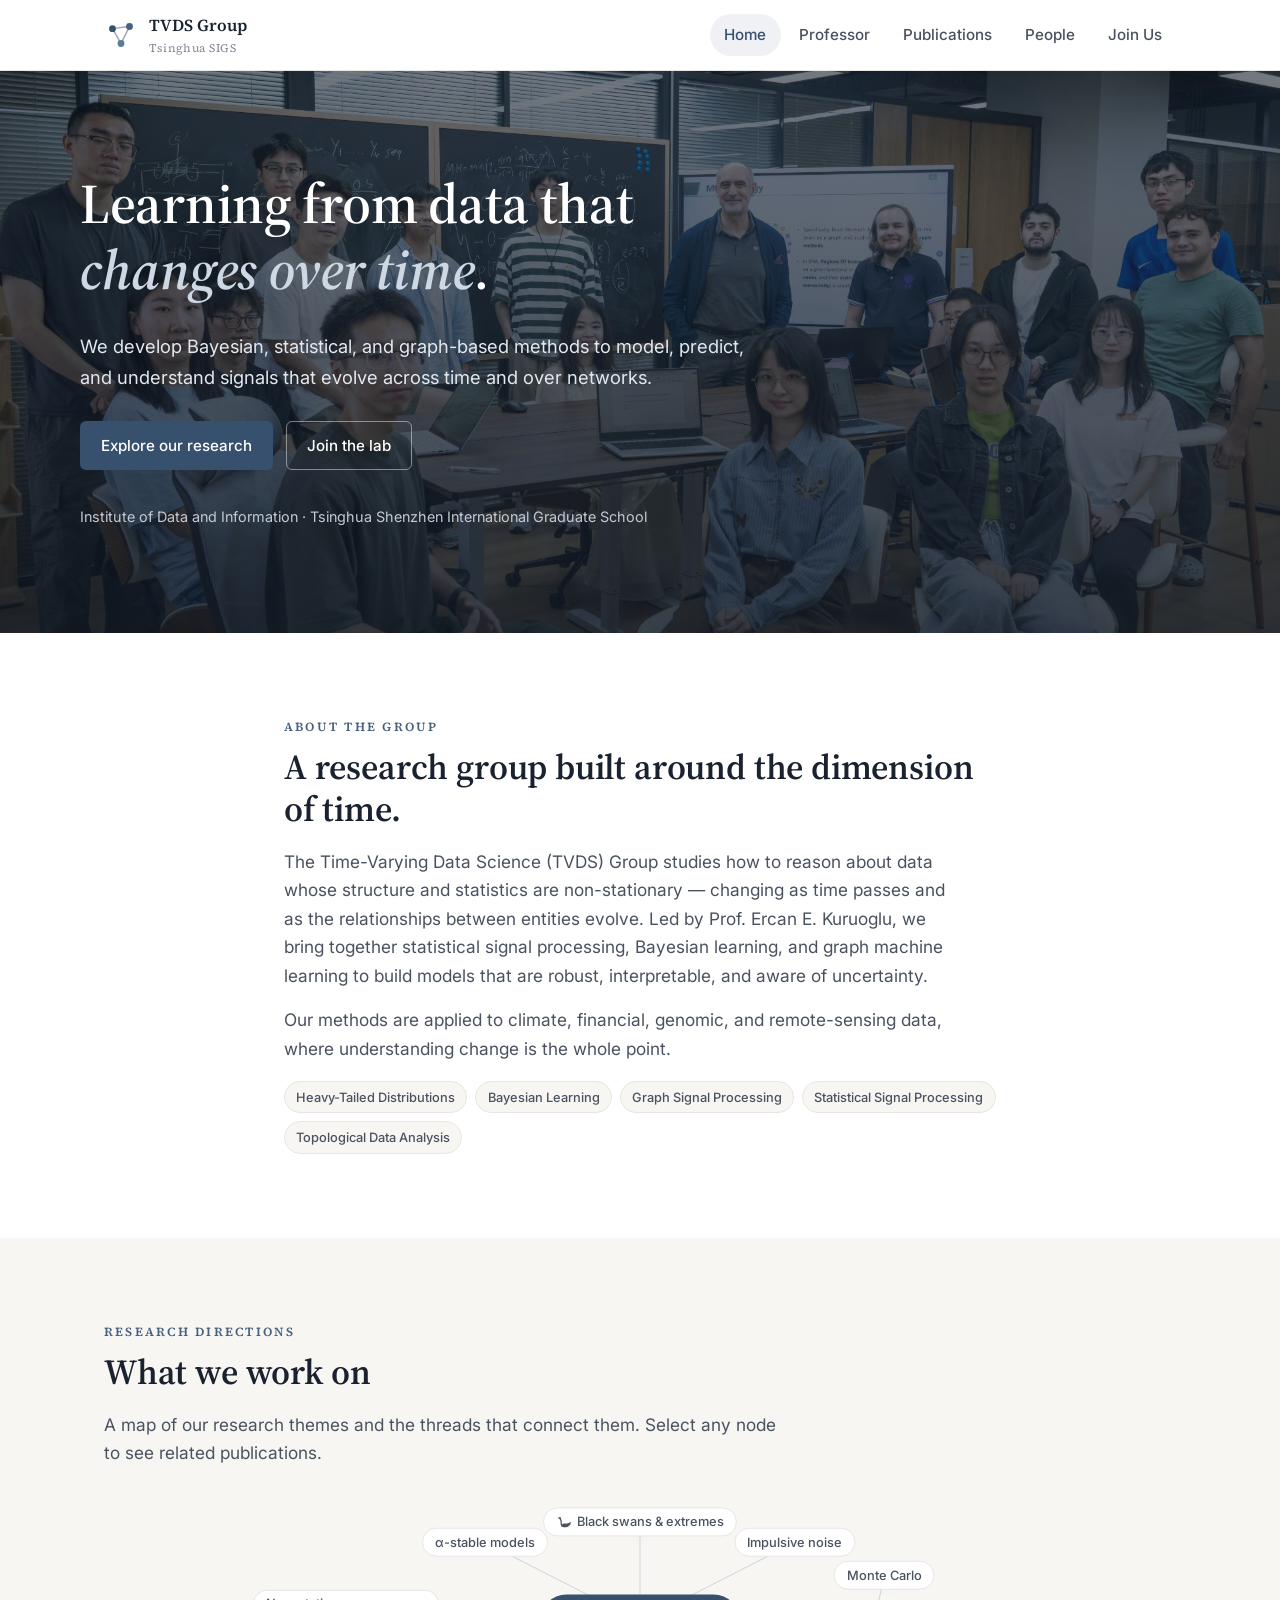
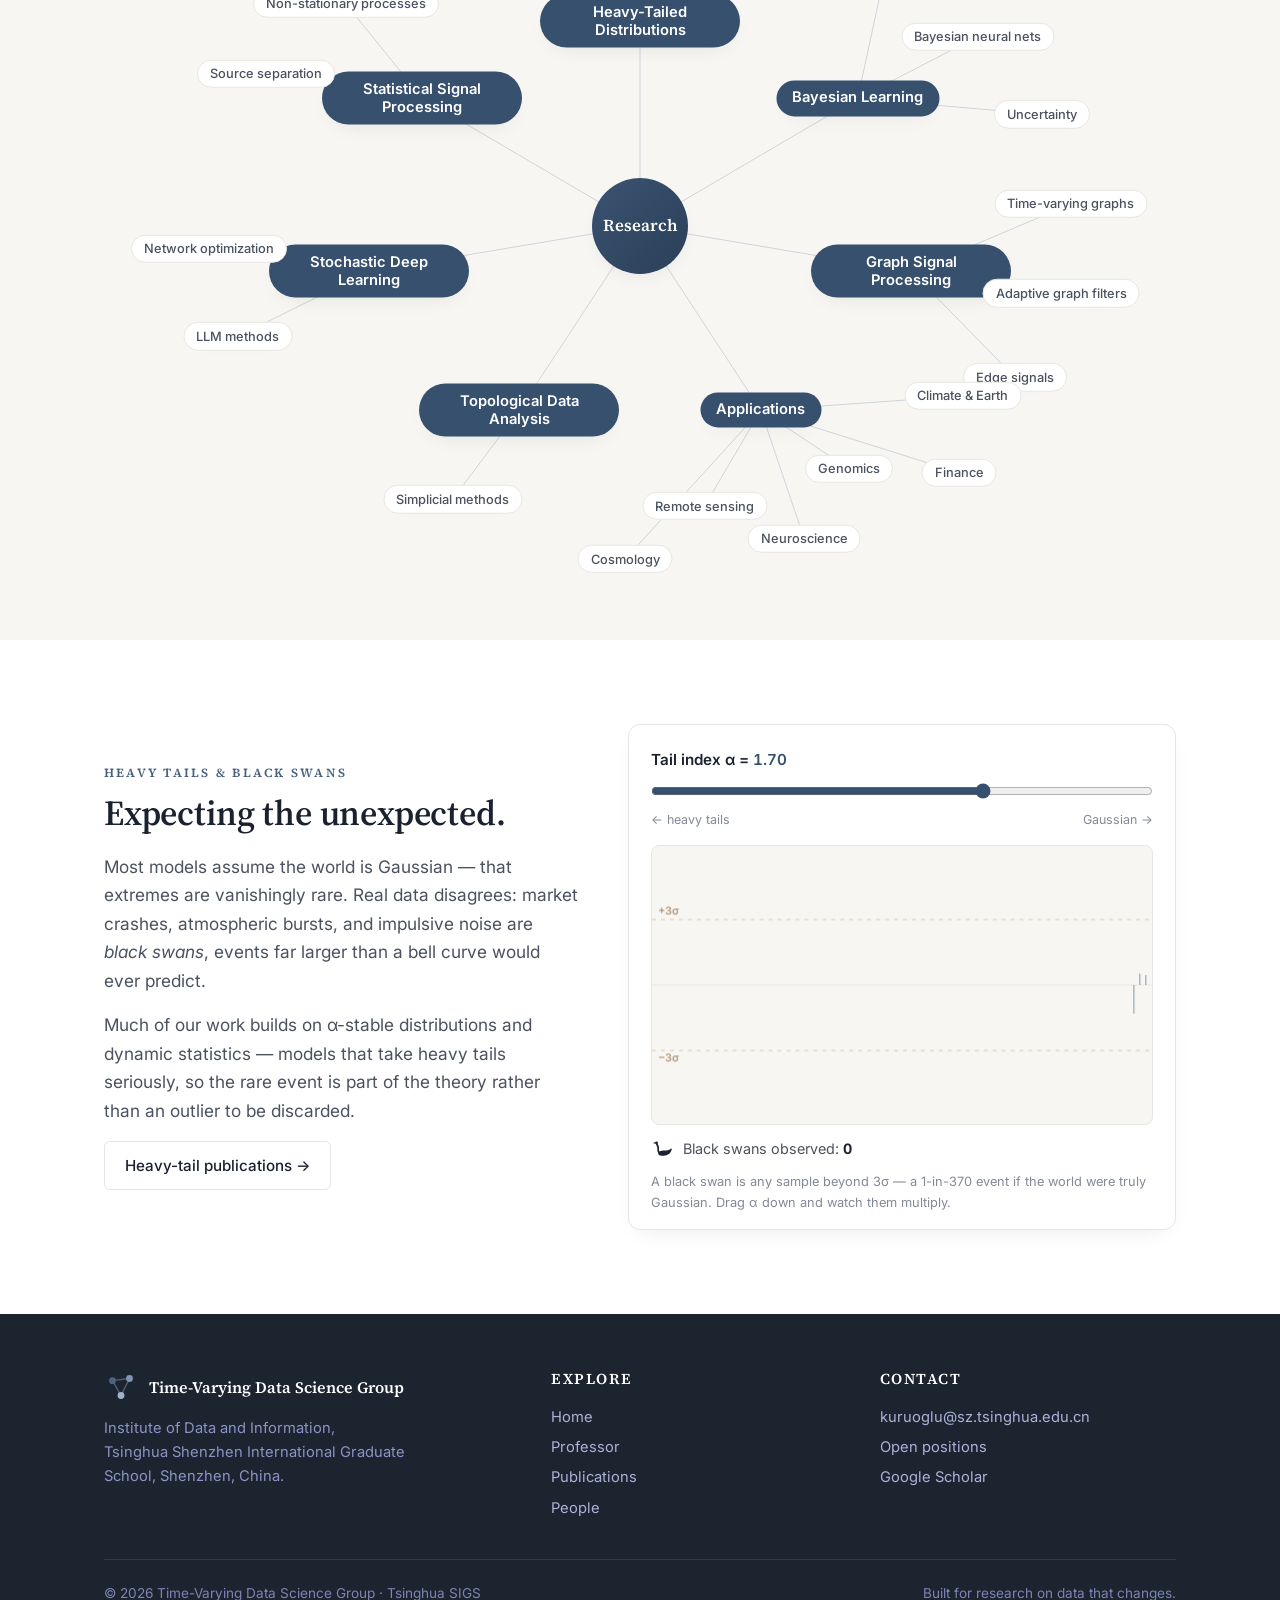
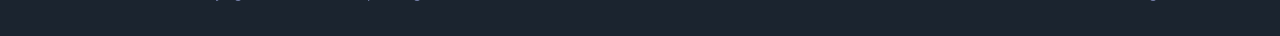
<file: index.html>
<!DOCTYPE html>
<html lang="en">
<head>
  <meta charset="UTF-8" />
  <meta name="viewport" content="width=device-width, initial-scale=1.0" />
  <title>Time-Varying Data Science Group — Tsinghua SIGS</title>
  <meta name="description" content="The Time-Varying Data Science (TVDS) Group at Tsinghua Shenzhen International Graduate School, led by Prof. Ercan E. Kuruoglu. Bayesian learning, graph signal processing, and statistical signal processing for time-evolving data." />
  <link rel="preconnect" href="https://fonts.googleapis.com" />
  <link rel="preconnect" href="https://fonts.gstatic.com" crossorigin />
  <link href="https://fonts.googleapis.com/css2?family=Inter:wght@400;500;600&family=Source+Serif+4:opsz,wght@8..60,400;8..60,600&display=swap" rel="stylesheet" />
  <link rel="stylesheet" href="assets/css/style.css" />
  <link rel="icon" href="data:image/svg+xml,%3Csvg xmlns='http://www.w3.org/2000/svg' viewBox='0 0 32 32'%3E%3Ccircle cx='8' cy='10' r='3' fill='%2336506e'/%3E%3Ccircle cx='24' cy='8' r='3' fill='%2346607e'/%3E%3Ccircle cx='16' cy='24' r='3' fill='%235e7c97'/%3E%3Cpath d='M8 10 24 8 16 24Z' stroke='%2336506e' stroke-width='1.2' fill='none' opacity='.5'/%3E%3C/svg%3E" />
</head>
<body>

  <!-- ============ NAV ============ -->
  <nav class="nav">
    <div class="container nav__inner">
      <a href="index.html" class="brand">
        <svg class="brand__mark" viewBox="0 0 32 32" aria-hidden="true">
          <path d="M8 10 24 8 16 24Z" stroke="#36506e" stroke-width="1.4" fill="none" opacity=".5"/>
          <circle cx="8" cy="10" r="3.2" fill="#36506e"/>
          <circle cx="24" cy="8" r="3.2" fill="#46607e"/>
          <circle cx="16" cy="24" r="3.2" fill="#5e7c97"/>
        </svg>
        <span>TVDS Group<span class="brand__sub">Tsinghua SIGS</span></span>
      </a>
      <button class="nav__toggle" aria-label="Toggle menu"><span></span><span></span><span></span></button>
      <ul class="nav__links">
        <li><a href="index.html" class="active">Home</a></li>
        <li><a href="professor.html">Professor</a></li>
        <li><a href="publications.html">Publications</a></li>
        <li><a href="people.html">People</a></li>
        <li><a href="professor.html#join">Join Us</a></li>
      </ul>
    </div>
  </nav>

  <!-- ============ HERO ============ -->
  <!-- The lab group photo is the hero background — swap assets/img/group-photo.jpg to change it. -->
  <header class="hero" style="background-image:url('assets/img/group-photo.jpg');">
    <div class="container hero__inner">
      <h1>Learning from data that <span class="text-gradient">changes over time</span>.</h1>
      <p class="hero__lead">
        We develop Bayesian, statistical, and graph-based methods to model, predict,
        and understand signals that evolve across time and over networks.
      </p>
      <div class="hero__cta">
        <a href="#research" class="btn btn--primary">Explore our research</a>
        <a href="professor.html#join" class="btn btn--ghost">Join the lab</a>
      </div>
      <p class="hero__affil">Institute of Data and Information · Tsinghua Shenzhen International Graduate School</p>
    </div>
  </header>

  <!-- ============ INTRO ============ -->
  <section class="section">
    <div class="container" style="max-width:760px;">
      <div class="reveal">
        <p class="section__eyebrow">About the group</p>
        <h2>A research group built around the dimension of time.</h2>
        <p class="section__lead">
          The Time-Varying Data Science (TVDS) Group studies how to reason about data whose
          structure and statistics are non-stationary — changing as time passes and as the
          relationships between entities evolve. Led by Prof. Ercan E. Kuruoglu, we bring together
          statistical signal processing, Bayesian learning, and graph machine learning to build
          models that are robust, interpretable, and aware of uncertainty.
        </p>
        <p class="section__lead">
          Our methods are applied to climate, financial, genomic, and remote-sensing data, where
          understanding change is the whole point.
        </p>
        <div class="tags" style="margin-top:18px;">
          <span class="tag">Heavy-Tailed Distributions</span>
          <span class="tag">Bayesian Learning</span>
          <span class="tag">Graph Signal Processing</span>
          <span class="tag">Statistical Signal Processing</span>
          <span class="tag">Topological Data Analysis</span>
        </div>
      </div>
    </div>
  </section>

  <!-- ============ RESEARCH AREAS ============ -->
  <section class="section section--soft" id="research">
    <div class="container">
      <div class="reveal" style="margin-bottom:28px;">
        <p class="section__eyebrow">Research directions</p>
        <h2>What we work on</h2>
        <p class="section__lead">A map of our research themes and the threads that connect them. Select any node to see related publications.</p>
      </div>

      <!-- Graph is built by assets/js/main.js from a single data source. -->
      <div class="research-graph reveal" id="researchGraph" role="group" aria-label="Research directions graph"></div>
      <div class="research-list" id="researchList"></div>
    </div>
  </section>

  <!-- ============ BLACK SWAN / HEAVY TAILS ============ -->
  <section class="section" id="blackswan">
    <div class="container swan-demo">
      <div class="reveal">
        <p class="section__eyebrow">Heavy tails &amp; black swans</p>
        <h2>Expecting the unexpected.</h2>
        <p class="section__lead">
          Most models assume the world is Gaussian — that extremes are vanishingly rare.
          Real data disagrees: market crashes, atmospheric bursts, and impulsive noise are
          <em>black swans</em>, events far larger than a bell curve would ever predict.
        </p>
        <p class="section__lead">
          Much of our work builds on α-stable distributions and dynamic statistics —
          models that take heavy tails seriously, so the rare event is part of the theory
          rather than an outlier to be discarded.
        </p>
        <a href="publications.html?topic=heavy-tails" class="btn btn--ghost">Heavy-tail publications →</a>
      </div>
      <div class="swan-demo__card reveal" id="swanDemo">
        <div class="swan-demo__head">
          <label for="alphaSlider">Tail index α = <span id="alphaVal">1.7</span></label>
        </div>
        <input type="range" id="alphaSlider" min="1.1" max="2" step="0.05" value="1.7" aria-label="Tail index alpha" />
        <div class="swan-demo__scale"><span>← heavy tails</span><span>Gaussian →</span></div>
        <canvas id="swanCanvas" aria-label="Live samples from an alpha-stable distribution, scaled so alpha equals 2 is a standard Gaussian; any value beyond 3 standard deviations is marked with a black swan"></canvas>
        <div class="swan-demo__foot">
          <span class="swan-icon" aria-hidden="true"></span>
          <span>Black swans observed: <strong id="swanCount">0</strong></span>
          <span class="swan-demo__hint">A black swan is any sample beyond 3σ — a 1-in-370 event if the world were truly Gaussian. Drag α down and watch them multiply.</span>
        </div>
      </div>
    </div>
  </section>

  <!-- ============ FOOTER ============ -->
  <footer class="footer">
    <div class="container">
      <div class="footer__grid">
        <div>
          <div class="footer__brand">
            <svg class="brand__mark" viewBox="0 0 32 32" aria-hidden="true">
              <path d="M8 10 24 8 16 24Z" stroke="#6d86a6" stroke-width="1.4" fill="none" opacity=".6"/>
              <circle cx="8" cy="10" r="3.2" fill="#4b647f"/><circle cx="24" cy="8" r="3.2" fill="#7e96b3"/><circle cx="16" cy="24" r="3.2" fill="#9db3c9"/>
            </svg>
            Time-Varying Data Science Group
          </div>
          <p style="color:#8b94c4; font-size:.92rem; max-width:38ch;">Institute of Data and Information,<br/>Tsinghua Shenzhen International Graduate School, Shenzhen, China.</p>
        </div>
        <div>
          <h4>Explore</h4>
          <a href="index.html">Home</a>
          <a href="professor.html">Professor</a>
          <a href="publications.html">Publications</a>
          <a href="people.html">People</a>
        </div>
        <div>
          <h4>Contact</h4>
          <a href="mailto:kuruoglu@sz.tsinghua.edu.cn">kuruoglu@sz.tsinghua.edu.cn</a>
          <a href="professor.html#join">Open positions</a>
          <a href="https://scholar.google.com/citations?user=To7e1toAAAAJ" target="_blank" rel="noopener">Google Scholar</a>
        </div>
      </div>
      <div class="footer__bottom">
        <span>© <span id="year"></span> Time-Varying Data Science Group · Tsinghua SIGS</span>
        <span>Built for research on data that changes.</span>
      </div>
    </div>
  </footer>

  <script>document.getElementById("year").textContent = new Date().getFullYear();</script>
  <script src="assets/js/main.js"></script>
</body>
</html>
</file>
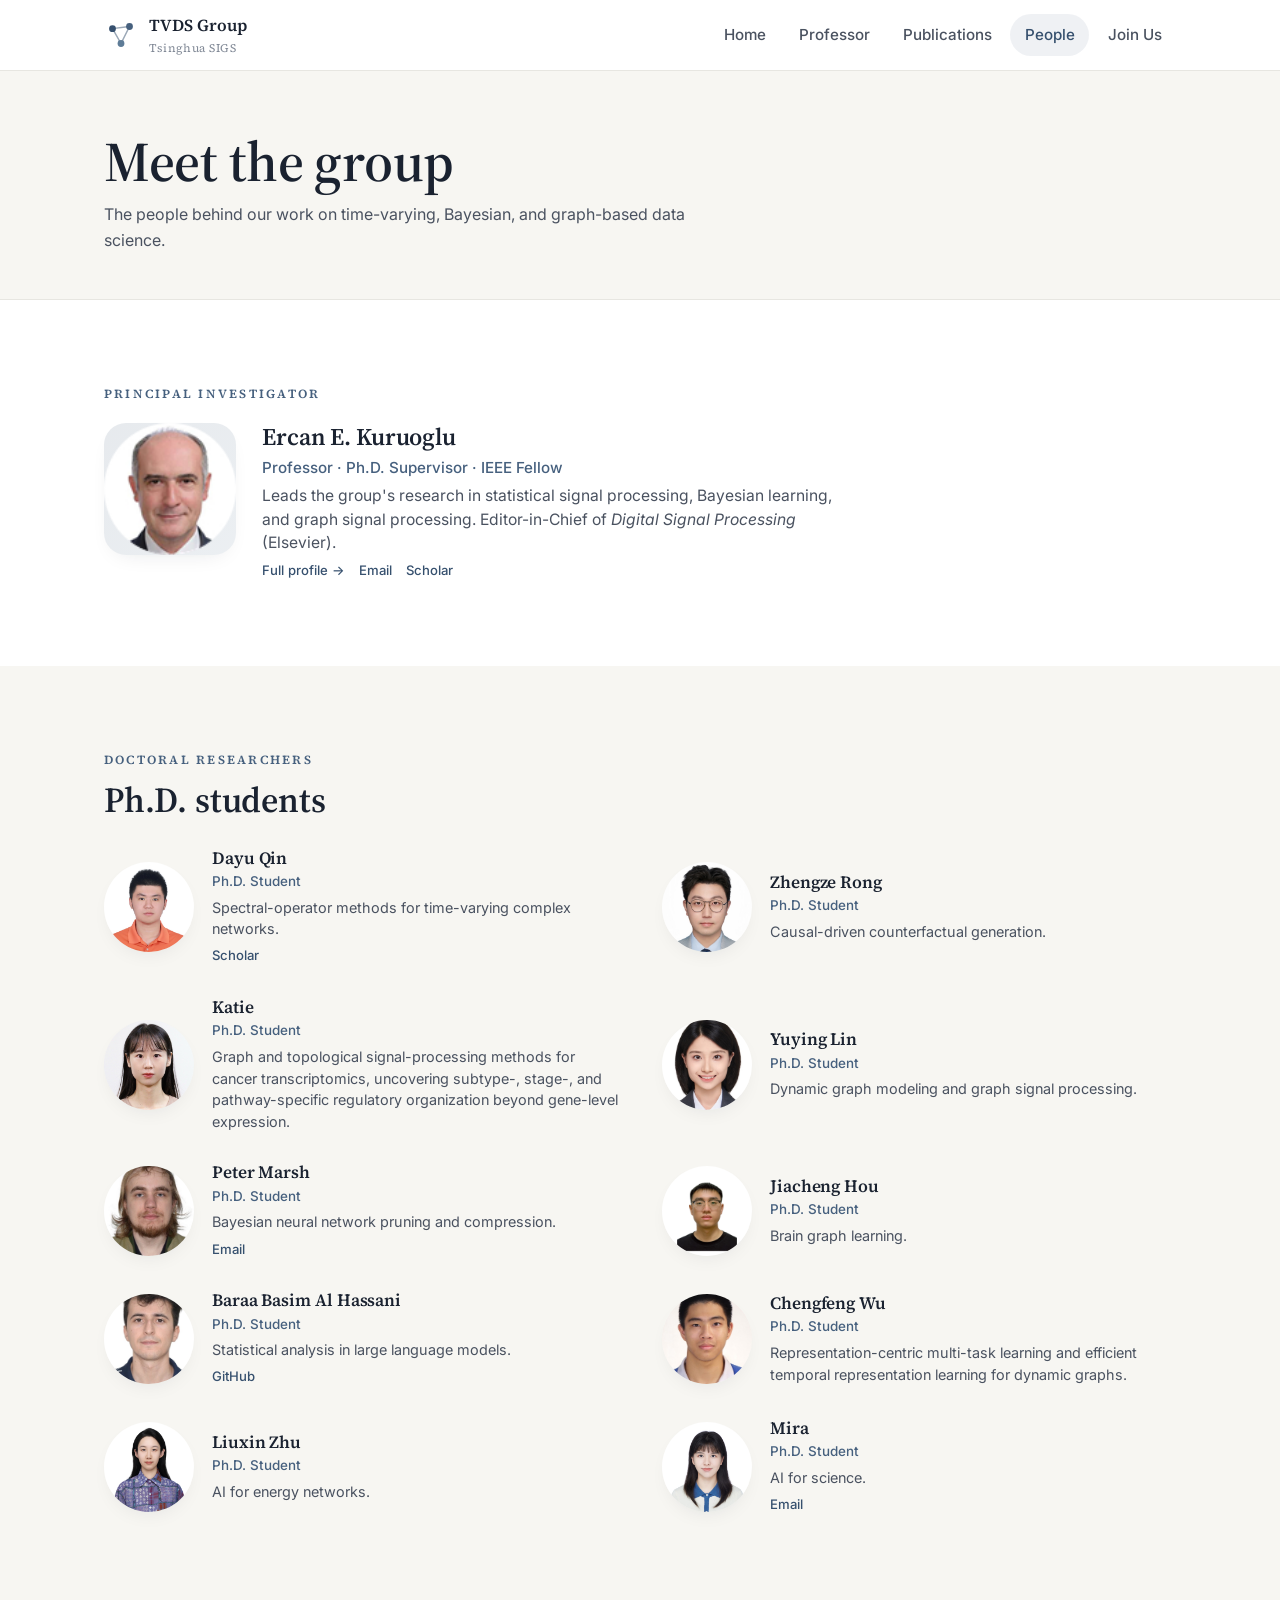
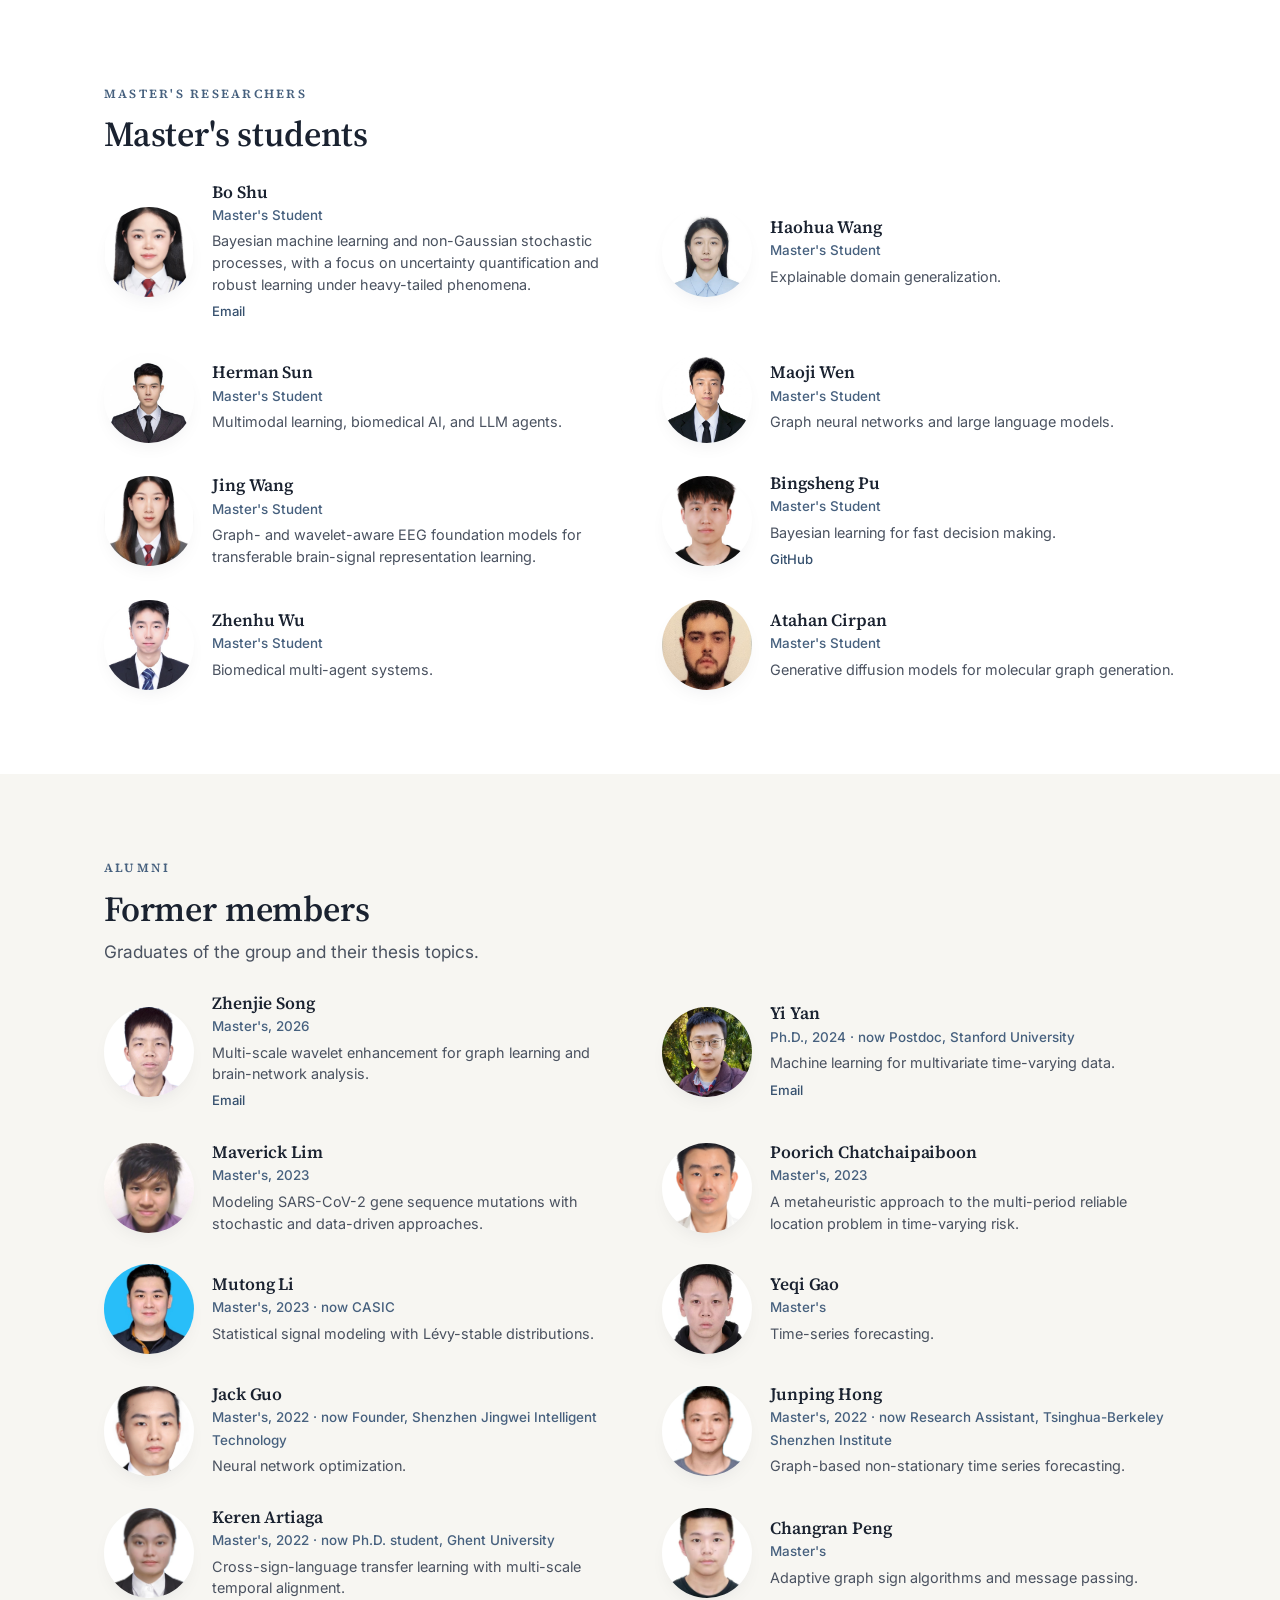
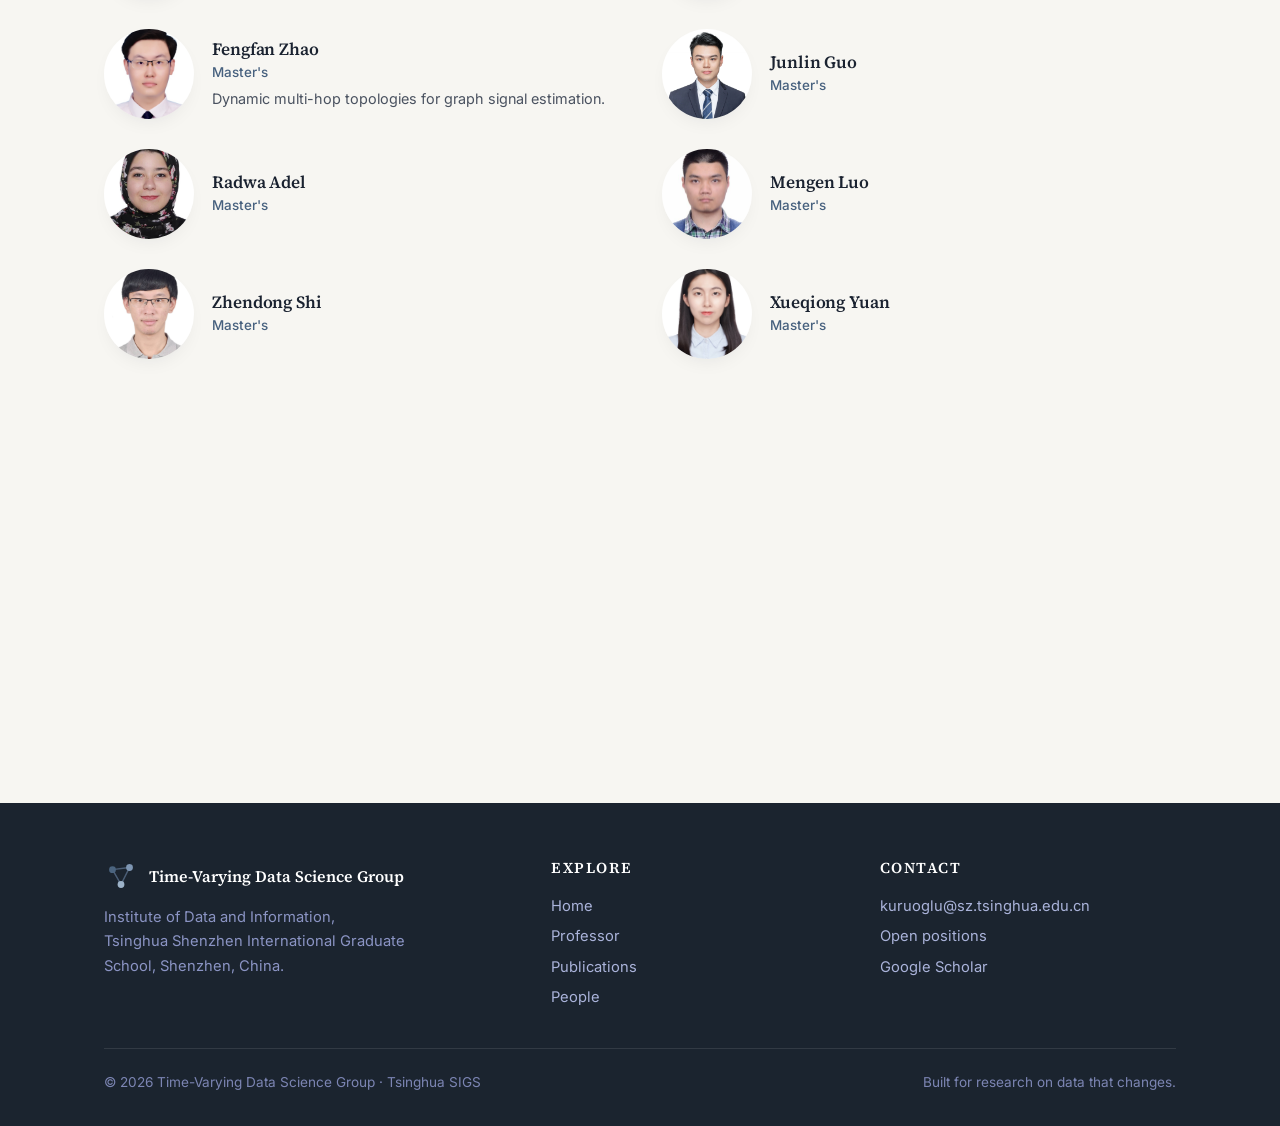
<file: people.html>
<!DOCTYPE html>
<html lang="en">
<head>
  <meta charset="UTF-8" />
  <meta name="viewport" content="width=device-width, initial-scale=1.0" />
  <title>People — TVDS Group</title>
  <meta name="description" content="Members of the Time-Varying Data Science Group at Tsinghua SIGS — the PI, PhD students, Master's students, and alumni." />
  <link rel="preconnect" href="https://fonts.googleapis.com" />
  <link rel="preconnect" href="https://fonts.gstatic.com" crossorigin />
  <link href="https://fonts.googleapis.com/css2?family=Inter:wght@400;500;600&family=Source+Serif+4:opsz,wght@8..60,400;8..60,600&display=swap" rel="stylesheet" />
  <link rel="stylesheet" href="assets/css/style.css" />
  <link rel="icon" href="data:image/svg+xml,%3Csvg xmlns='http://www.w3.org/2000/svg' viewBox='0 0 32 32'%3E%3Ccircle cx='8' cy='10' r='3' fill='%2336506e'/%3E%3Ccircle cx='24' cy='8' r='3' fill='%2346607e'/%3E%3Ccircle cx='16' cy='24' r='3' fill='%235e7c97'/%3E%3C/svg%3E" />
</head>
<body>

  <nav class="nav">
    <div class="container nav__inner">
      <a href="index.html" class="brand">
        <svg class="brand__mark" viewBox="0 0 32 32" aria-hidden="true">
          <path d="M8 10 24 8 16 24Z" stroke="#36506e" stroke-width="1.4" fill="none" opacity=".5"/>
          <circle cx="8" cy="10" r="3.2" fill="#36506e"/><circle cx="24" cy="8" r="3.2" fill="#46607e"/><circle cx="16" cy="24" r="3.2" fill="#5e7c97"/>
        </svg>
        <span>TVDS Group<span class="brand__sub">Tsinghua SIGS</span></span>
      </a>
      <button class="nav__toggle" aria-label="Toggle menu"><span></span><span></span><span></span></button>
      <ul class="nav__links">
        <li><a href="index.html">Home</a></li>
        <li><a href="professor.html">Professor</a></li>
        <li><a href="publications.html">Publications</a></li>
        <li><a href="people.html" class="active">People</a></li>
        <li><a href="professor.html#join">Join Us</a></li>
      </ul>
    </div>
  </nav>

  <header class="pagehead">
    <div class="container pagehead__inner">
      <h1>Meet the group</h1>
      <p>The people behind our work on time-varying, Bayesian, and graph-based data science.</p>
    </div>
  </header>

  <!-- ============ PI ============ -->
  <section class="section">
    <div class="container">
      <p class="section__eyebrow reveal">Principal investigator</p>
      <div class="prow prow--lead reveal" style="margin-top:18px;">
        <img class="prow__photo" src="assets/img/people/kuruoglu.png" alt="Ercan E. Kuruoglu" />
        <div>
          <h3 class="prow__name">Ercan E. Kuruoglu</h3>
          <p class="prow__role">Professor · Ph.D. Supervisor · IEEE Fellow</p>
          <p class="prow__bio">Leads the group's research in statistical signal processing, Bayesian learning, and graph signal processing. Editor-in-Chief of <em>Digital Signal Processing</em> (Elsevier).</p>
          <div class="prow__links">
            <a href="professor.html">Full profile →</a>
            <a href="mailto:kuruoglu@sz.tsinghua.edu.cn">Email</a>
            <a href="https://scholar.google.com/citations?user=To7e1toAAAAJ" target="_blank" rel="noopener">Scholar</a>
          </div>
        </div>
      </div>
    </div>
  </section>

  <!-- ============ PhD STUDENTS ============ -->
  <section class="section section--soft">
    <div class="container">
      <p class="section__eyebrow reveal">Doctoral researchers</p>
      <h2 class="reveal" style="margin-bottom:8px;">Ph.D. students</h2>

      <div class="people-grid">

        <div class="prow reveal">
          <img class="prow__photo" src="assets/img/people/dayu-qin.jpg" alt="Dayu Qin" />
          <div>
            <h3 class="prow__name">Dayu Qin</h3>
            <p class="prow__role">Ph.D. Student</p>
            <p class="prow__bio">Spectral-operator methods for time-varying complex networks.</p>
            <div class="prow__links">
              <a href="https://scholar.google.com/citations?user=XkECt4gAAAAJ&hl=zh-CN" target="_blank" rel="noopener">Scholar</a>
            </div>
          </div>
        </div>

        <div class="prow reveal">
          <img class="prow__photo" src="assets/img/people/zhengze-rong.png" alt="Zhengze Rong" />
          <div>
            <h3 class="prow__name">Zhengze Rong</h3>
            <p class="prow__role">Ph.D. Student</p>
            <p class="prow__bio">Causal-driven counterfactual generation.</p>
          </div>
        </div>

        <div class="prow reveal">
          <img class="prow__photo" src="assets/img/people/katie.jpeg" alt="Katie" />
          <div>
            <h3 class="prow__name">Katie</h3>
            <p class="prow__role">Ph.D. Student</p>
            <p class="prow__bio">Graph and topological signal-processing methods for cancer transcriptomics, uncovering subtype-, stage-, and pathway-specific regulatory organization beyond gene-level expression.</p>
          </div>
        </div>

        <div class="prow reveal">
          <img class="prow__photo" src="assets/img/people/yuying-lin.jpg" alt="Yuying Lin" />
          <div>
            <h3 class="prow__name">Yuying Lin</h3>
            <p class="prow__role">Ph.D. Student</p>
            <p class="prow__bio">Dynamic graph modeling and graph signal processing.</p>
          </div>
        </div>

        <div class="prow reveal">
          <img class="prow__photo" src="assets/img/people/peter-marsh.jpg" alt="Peter Marsh" />
          <div>
            <h3 class="prow__name">Peter Marsh</h3>
            <p class="prow__role">Ph.D. Student</p>
            <p class="prow__bio">Bayesian neural network pruning and compression.</p>
            <div class="prow__links">
              <a href="mailto:mbd24@mails.tsinghua.edu.cn">Email</a>
            </div>
          </div>
        </div>

        <div class="prow reveal">
          <img class="prow__photo" src="assets/img/people/jiacheng-hou.png" alt="Jiacheng Hou" />
          <div>
            <h3 class="prow__name">Jiacheng Hou</h3>
            <p class="prow__role">Ph.D. Student</p>
            <p class="prow__bio">Brain graph learning.</p>
          </div>
        </div>

        <div class="prow reveal">
          <img class="prow__photo" src="assets/img/people/baraa-al-hassani.jpg" alt="Baraa Basim Al Hassani" />
          <div>
            <h3 class="prow__name">Baraa Basim Al Hassani</h3>
            <p class="prow__role">Ph.D. Student</p>
            <p class="prow__bio">Statistical analysis in large language models.</p>
            <div class="prow__links">
              <a href="https://github.com/BaraaBasim" target="_blank" rel="noopener">GitHub</a>
            </div>
          </div>
        </div>

        <div class="prow reveal">
          <img class="prow__photo" src="assets/img/people/chengfeng-wu.jpg" alt="Chengfeng Wu" />
          <div>
            <h3 class="prow__name">Chengfeng Wu</h3>
            <p class="prow__role">Ph.D. Student</p>
            <p class="prow__bio">Representation-centric multi-task learning and efficient temporal representation learning for dynamic graphs.</p>
          </div>
        </div>

        <div class="prow reveal">
          <img class="prow__photo" src="assets/img/people/liuxin-zhu.png" alt="Liuxin Zhu" />
          <div>
            <h3 class="prow__name">Liuxin Zhu</h3>
            <p class="prow__role">Ph.D. Student</p>
            <p class="prow__bio">AI for energy networks.</p>
          </div>
        </div>

        <div class="prow reveal">
          <img class="prow__photo" src="assets/img/people/mira.jpeg" alt="Mira" />
          <div>
            <h3 class="prow__name">Mira</h3>
            <p class="prow__role">Ph.D. Student</p>
            <p class="prow__bio">AI for science.</p>
            <div class="prow__links">
              <a href="mailto:lichaoyue006@gmail.com">Email</a>
            </div>
          </div>
        </div>

      </div>
    </div>
  </section>

  <!-- ============ MASTER'S STUDENTS ============ -->
  <section class="section">
    <div class="container">
      <p class="section__eyebrow reveal">Master's researchers</p>
      <h2 class="reveal" style="margin-bottom:8px;">Master's students</h2>

      <div class="people-grid">

        <div class="prow reveal">
          <img class="prow__photo" src="assets/img/people/bo-shu.jpeg" alt="Bo Shu" />
          <div>
            <h3 class="prow__name">Bo Shu</h3>
            <p class="prow__role">Master's Student</p>
            <p class="prow__bio">Bayesian machine learning and non-Gaussian stochastic processes, with a focus on uncertainty quantification and robust learning under heavy-tailed phenomena.</p>
            <div class="prow__links">
              <a href="mailto:shub24@mails.tsinghua.edu.cn">Email</a>
            </div>
          </div>
        </div>

        <div class="prow reveal">
          <img class="prow__photo" src="assets/img/people/haohua-wang.png" alt="Haohua Wang" />
          <div>
            <h3 class="prow__name">Haohua Wang</h3>
            <p class="prow__role">Master's Student</p>
            <p class="prow__bio">Explainable domain generalization.</p>
          </div>
        </div>

        <div class="prow reveal">
          <img class="prow__photo" src="assets/img/people/herman-sun.jpeg" alt="Herman Sun" />
          <div>
            <h3 class="prow__name">Herman Sun</h3>
            <p class="prow__role">Master's Student</p>
            <p class="prow__bio">Multimodal learning, biomedical AI, and LLM agents.</p>
          </div>
        </div>

        <div class="prow reveal">
          <img class="prow__photo" src="assets/img/people/maoji-wen.jpeg" alt="Maoji Wen" />
          <div>
            <h3 class="prow__name">Maoji Wen</h3>
            <p class="prow__role">Master's Student</p>
            <p class="prow__bio">Graph neural networks and large language models.</p>
          </div>
        </div>

        <div class="prow reveal">
          <img class="prow__photo" src="assets/img/people/jing-wang.jpg" alt="Jing Wang" />
          <div>
            <h3 class="prow__name">Jing Wang</h3>
            <p class="prow__role">Master's Student</p>
            <p class="prow__bio">Graph- and wavelet-aware EEG foundation models for transferable brain-signal representation learning.</p>
          </div>
        </div>

        <div class="prow reveal">
          <img class="prow__photo" src="assets/img/people/bingsheng-pu.png" alt="Bingsheng Pu" />
          <div>
            <h3 class="prow__name">Bingsheng Pu</h3>
            <p class="prow__role">Master's Student</p>
            <p class="prow__bio">Bayesian learning for fast decision making.</p>
            <div class="prow__links">
              <a href="https://github.com/pps-coder" target="_blank" rel="noopener">GitHub</a>
            </div>
          </div>
        </div>

        <div class="prow reveal">
          <img class="prow__photo" src="assets/img/people/zhenhu-wu.jpg" alt="Zhenhu Wu" />
          <div>
            <h3 class="prow__name">Zhenhu Wu</h3>
            <p class="prow__role">Master's Student</p>
            <p class="prow__bio">Biomedical multi-agent systems.</p>
          </div>
        </div>

        <div class="prow reveal">
          <img class="prow__photo" src="assets/img/people/atahan-cirpan.jpeg" alt="Atahan Cirpan" />
          <div>
            <h3 class="prow__name">Atahan Cirpan</h3>
            <p class="prow__role">Master's Student</p>
            <p class="prow__bio">Generative diffusion models for molecular graph generation.</p>
          </div>
        </div>

        <!-- ===== BLANK TEMPLATE — copy this block to add a member =====
        <div class="prow">
          <img class="prow__photo" src="assets/img/people/FILENAME.jpg" alt="Full Name" />
          <div>
            <h3 class="prow__name">Full Name</h3>
            <p class="prow__role">Master's Student</p>
            <p class="prow__bio">Optional one-line research focus.</p>
          </div>
        </div>
        ============================================================ -->

      </div>
    </div>
  </section>

  <!-- ============ ALUMNI ============ -->
  <section class="section section--soft">
    <div class="container">
      <p class="section__eyebrow reveal">Alumni</p>
      <h2 class="reveal" style="margin-bottom:8px;">Former members</h2>
      <p class="section__lead reveal" style="margin-bottom:8px;">Graduates of the group and their thesis topics.</p>

      <div class="people-grid">

        <div class="prow reveal">
          <img class="prow__photo" src="assets/img/people/zhenjie-song.jpg" alt="Zhenjie Song" />
          <div>
            <h3 class="prow__name">Zhenjie Song</h3>
            <p class="prow__role">Master's, 2026</p>
            <p class="prow__bio">Multi-scale wavelet enhancement for graph learning and brain-network analysis.</p>
            <div class="prow__links">
              <a href="mailto:songzj23@mails.tsinghua.edu.cn">Email</a>
            </div>
          </div>
        </div>

        <div class="prow reveal">
          <img class="prow__photo" src="assets/img/people/yi-yan.png" alt="Yi Yan" />
          <div>
            <h3 class="prow__name">Yi Yan</h3>
            <p class="prow__role">Ph.D., 2024 · now Postdoc, Stanford University</p>
            <p class="prow__bio">Machine learning for multivariate time-varying data.</p>
            <div class="prow__links">
              <a href="mailto:yiyiyiyan@outlook.com">Email</a>
            </div>
          </div>
        </div>

        <div class="prow reveal">
          <img class="prow__photo" src="assets/img/people/maverick-lim.jpg" alt="Maverick Lim" />
          <div>
            <h3 class="prow__name">Maverick Lim</h3>
            <p class="prow__role">Master's, 2023</p>
            <p class="prow__bio">Modeling SARS-CoV-2 gene sequence mutations with stochastic and data-driven approaches.</p>
          </div>
        </div>

        <div class="prow reveal">
          <img class="prow__photo" src="assets/img/people/poorich-chatchaipaiboon.jpg" alt="Poorich Chatchaipaiboon" />
          <div>
            <h3 class="prow__name">Poorich Chatchaipaiboon</h3>
            <p class="prow__role">Master's, 2023</p>
            <p class="prow__bio">A metaheuristic approach to the multi-period reliable location problem in time-varying risk.</p>
          </div>
        </div>

        <div class="prow reveal">
          <img class="prow__photo" src="assets/img/people/mutong-li.png" alt="Mutong Li" />
          <div>
            <h3 class="prow__name">Mutong Li</h3>
            <p class="prow__role">Master's, 2023 · now CASIC</p>
            <p class="prow__bio">Statistical signal modeling with Lévy-stable distributions.</p>
          </div>
        </div>

        <div class="prow reveal">
          <img class="prow__photo" src="assets/img/people/yeqi-gao.jpeg" alt="Yeqi Gao" />
          <div>
            <h3 class="prow__name">Yeqi Gao</h3>
            <p class="prow__role">Master's</p>
            <p class="prow__bio">Time-series forecasting.</p>
          </div>
        </div>

        <div class="prow reveal">
          <img class="prow__photo" src="assets/img/people/jack-guo.jpg" alt="Jack Guo" />
          <div>
            <h3 class="prow__name">Jack Guo</h3>
            <p class="prow__role">Master's, 2022 · now Founder, Shenzhen Jingwei Intelligent Technology</p>
            <p class="prow__bio">Neural network optimization.</p>
          </div>
        </div>

        <div class="prow reveal">
          <img class="prow__photo" src="assets/img/people/junping-hong.jpg" alt="Junping Hong" />
          <div>
            <h3 class="prow__name">Junping Hong</h3>
            <p class="prow__role">Master's, 2022 · now Research Assistant, Tsinghua-Berkeley Shenzhen Institute</p>
            <p class="prow__bio">Graph-based non-stationary time series forecasting.</p>
          </div>
        </div>

        <div class="prow reveal">
          <img class="prow__photo" src="assets/img/people/keren-artiaga.jpg" alt="Keren Artiaga" />
          <div>
            <h3 class="prow__name">Keren Artiaga</h3>
            <p class="prow__role">Master's, 2022 · now Ph.D. student, Ghent University</p>
            <p class="prow__bio">Cross-sign-language transfer learning with multi-scale temporal alignment.</p>
          </div>
        </div>

        <div class="prow reveal">
          <img class="prow__photo" src="assets/img/people/changran-peng.jpg" alt="Changran Peng" />
          <div>
            <h3 class="prow__name">Changran Peng</h3>
            <p class="prow__role">Master's</p>
            <p class="prow__bio">Adaptive graph sign algorithms and message passing.</p>
          </div>
        </div>

        <div class="prow reveal">
          <img class="prow__photo" src="assets/img/people/fengfan-zhao.jpg" alt="Fengfan Zhao" />
          <div>
            <h3 class="prow__name">Fengfan Zhao</h3>
            <p class="prow__role">Master's</p>
            <p class="prow__bio">Dynamic multi-hop topologies for graph signal estimation.</p>
          </div>
        </div>

        <div class="prow reveal">
          <img class="prow__photo" src="assets/img/people/junlin-guo.jpg" alt="Junlin Guo" />
          <div>
            <h3 class="prow__name">Junlin Guo</h3>
            <p class="prow__role">Master's</p>
          </div>
        </div>

        <div class="prow reveal">
          <img class="prow__photo" src="assets/img/people/radwa-adel.jpg" alt="Radwa Adel" />
          <div>
            <h3 class="prow__name">Radwa Adel</h3>
            <p class="prow__role">Master's</p>
          </div>
        </div>

        <div class="prow reveal">
          <img class="prow__photo" src="assets/img/people/mengen-luo.jpg" alt="Mengen Luo" />
          <div>
            <h3 class="prow__name">Mengen Luo</h3>
            <p class="prow__role">Master's</p>
          </div>
        </div>

        <div class="prow reveal">
          <img class="prow__photo" src="assets/img/people/zhendong-shi.jpg" alt="Zhendong Shi" />
          <div>
            <h3 class="prow__name">Zhendong Shi</h3>
            <p class="prow__role">Master's</p>
          </div>
        </div>

        <div class="prow reveal">
          <img class="prow__photo" src="assets/img/people/xueqiong-yuan.jpg" alt="Xueqiong Yuan" />
          <div>
            <h3 class="prow__name">Xueqiong Yuan</h3>
            <p class="prow__role">Master's</p>
          </div>
        </div>

        <div class="prow reveal">
          <img class="prow__photo" src="assets/img/people/chaohao-yuan.jpg" alt="Chaohao Yuan" />
          <div>
            <h3 class="prow__name">Chaohao Yuan</h3>
            <p class="prow__role">Master's</p>
          </div>
        </div>

        <div class="prow reveal">
          <img class="prow__photo" src="assets/img/people/dongdong-nian.jpg" alt="Dongdong Nian" />
          <div>
            <h3 class="prow__name">Dongdong Nian</h3>
            <p class="prow__role">Master's</p>
          </div>
        </div>

        <div class="prow reveal">
          <img class="prow__photo" src="assets/img/people/jipeng-li.jpg" alt="Jipeng Li" />
          <div>
            <h3 class="prow__name">Jipeng Li</h3>
            <p class="prow__role">Master's</p>
          </div>
        </div>

        <div class="prow reveal">
          <img class="prow__photo" src="assets/img/people/suchanun-piriyasatit.jpg" alt="Suchanun Piriyasatit" />
          <div>
            <h3 class="prow__name">Suchanun Piriyasatit</h3>
            <p class="prow__role">Master's</p>
          </div>
        </div>

        <div class="prow reveal">
          <img class="prow__photo" src="assets/img/people/suchanuch-piriyasatit.jpg" alt="Suchanuch Piriyasatit" />
          <div>
            <h3 class="prow__name">Suchanuch Piriyasatit</h3>
            <p class="prow__role">Master's</p>
          </div>
        </div>

        <div class="prow reveal">
          <img class="prow__photo" src="assets/img/people/menghao-zhu.jpg" alt="Menghao Zhu" />
          <div>
            <h3 class="prow__name">Menghao Zhu</h3>
            <p class="prow__role">Master's</p>
          </div>
        </div>

      </div>
    </div>
  </section>

  <footer class="footer">
    <div class="container">
      <div class="footer__grid">
        <div>
          <div class="footer__brand">
            <svg class="brand__mark" viewBox="0 0 32 32" aria-hidden="true">
              <path d="M8 10 24 8 16 24Z" stroke="#6d86a6" stroke-width="1.4" fill="none" opacity=".6"/>
              <circle cx="8" cy="10" r="3.2" fill="#4b647f"/><circle cx="24" cy="8" r="3.2" fill="#7e96b3"/><circle cx="16" cy="24" r="3.2" fill="#9db3c9"/>
            </svg>
            Time-Varying Data Science Group
          </div>
          <p style="color:#8b94c4; font-size:.92rem; max-width:38ch;">Institute of Data and Information,<br/>Tsinghua Shenzhen International Graduate School, Shenzhen, China.</p>
        </div>
        <div>
          <h4>Explore</h4>
          <a href="index.html">Home</a>
          <a href="professor.html">Professor</a>
          <a href="publications.html">Publications</a>
          <a href="people.html">People</a>
        </div>
        <div>
          <h4>Contact</h4>
          <a href="mailto:kuruoglu@sz.tsinghua.edu.cn">kuruoglu@sz.tsinghua.edu.cn</a>
          <a href="professor.html#join">Open positions</a>
          <a href="https://scholar.google.com/citations?user=To7e1toAAAAJ" target="_blank" rel="noopener">Google Scholar</a>
        </div>
      </div>
      <div class="footer__bottom">
        <span>© <span id="year"></span> Time-Varying Data Science Group · Tsinghua SIGS</span>
        <span>Built for research on data that changes.</span>
      </div>
    </div>
  </footer>

  <script>document.getElementById("year").textContent = new Date().getFullYear();</script>
  <script src="assets/js/main.js"></script>
</body>
</html>
</file>
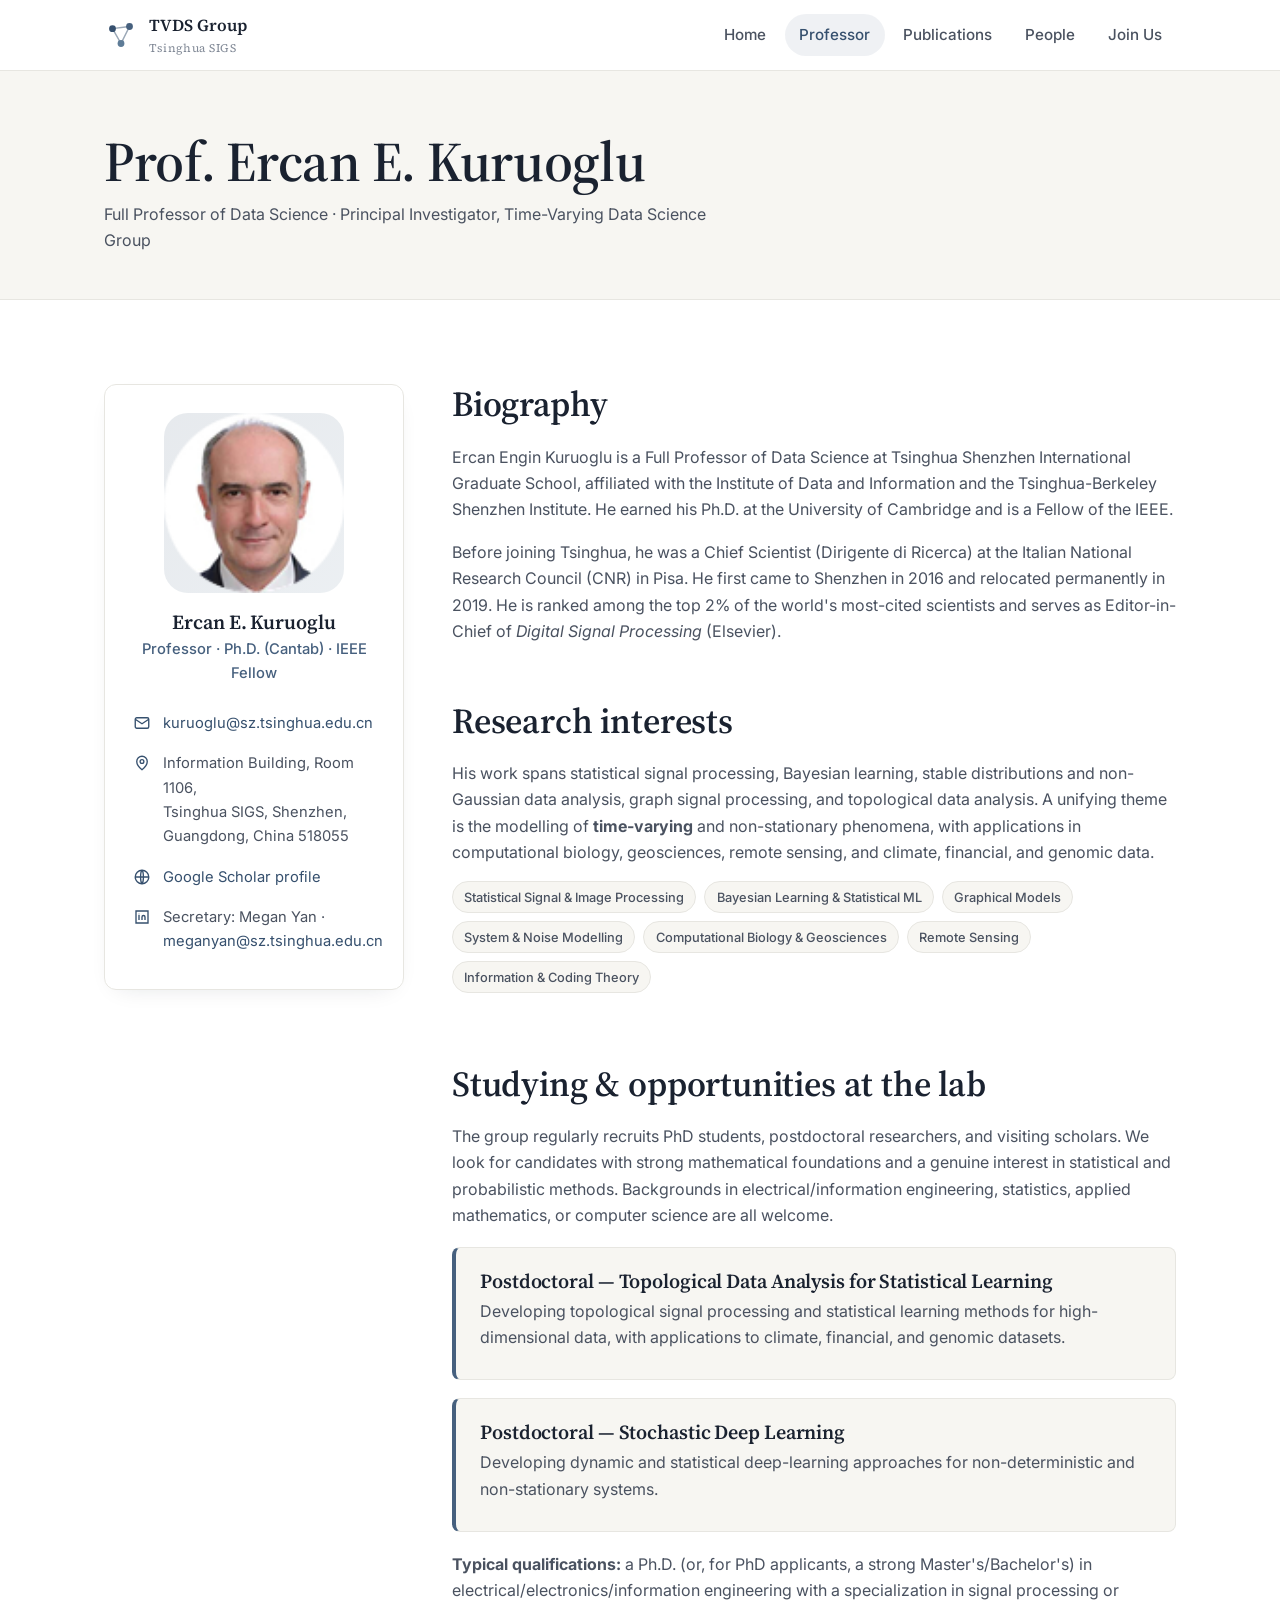
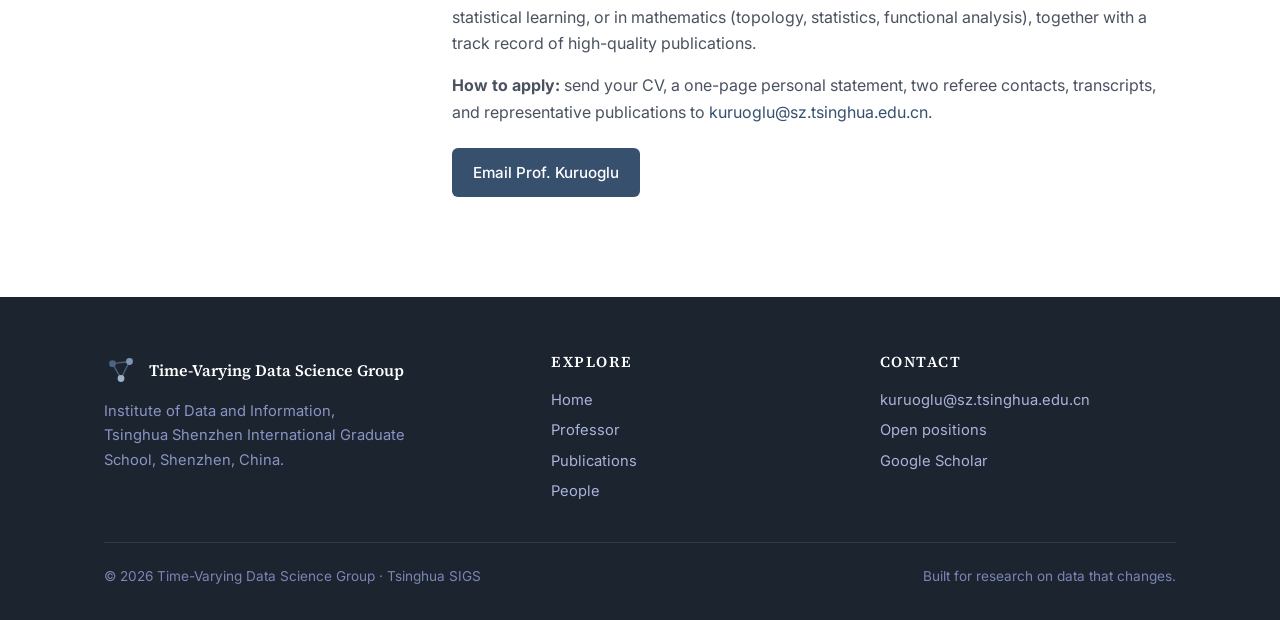
<file: professor.html>
<!DOCTYPE html>
<html lang="en">
<head>
  <meta charset="UTF-8" />
  <meta name="viewport" content="width=device-width, initial-scale=1.0" />
  <title>Prof. Ercan E. Kuruoglu — TVDS Group</title>
  <meta name="description" content="Prof. Ercan Engin Kuruoglu, Full Professor of Data Science at Tsinghua Shenzhen International Graduate School and head of the Time-Varying Data Science Group. Contact and opportunities to join." />
  <link rel="preconnect" href="https://fonts.googleapis.com" />
  <link rel="preconnect" href="https://fonts.gstatic.com" crossorigin />
  <link href="https://fonts.googleapis.com/css2?family=Inter:wght@400;500;600&family=Source+Serif+4:opsz,wght@8..60,400;8..60,600&display=swap" rel="stylesheet" />
  <link rel="stylesheet" href="assets/css/style.css" />
  <link rel="icon" href="data:image/svg+xml,%3Csvg xmlns='http://www.w3.org/2000/svg' viewBox='0 0 32 32'%3E%3Ccircle cx='8' cy='10' r='3' fill='%2336506e'/%3E%3Ccircle cx='24' cy='8' r='3' fill='%2346607e'/%3E%3Ccircle cx='16' cy='24' r='3' fill='%235e7c97'/%3E%3C/svg%3E" />
</head>
<body>

  <nav class="nav">
    <div class="container nav__inner">
      <a href="index.html" class="brand">
        <svg class="brand__mark" viewBox="0 0 32 32" aria-hidden="true">
          <path d="M8 10 24 8 16 24Z" stroke="#36506e" stroke-width="1.4" fill="none" opacity=".5"/>
          <circle cx="8" cy="10" r="3.2" fill="#36506e"/><circle cx="24" cy="8" r="3.2" fill="#46607e"/><circle cx="16" cy="24" r="3.2" fill="#5e7c97"/>
        </svg>
        <span>TVDS Group<span class="brand__sub">Tsinghua SIGS</span></span>
      </a>
      <button class="nav__toggle" aria-label="Toggle menu"><span></span><span></span><span></span></button>
      <ul class="nav__links">
        <li><a href="index.html">Home</a></li>
        <li><a href="professor.html" class="active">Professor</a></li>
        <li><a href="publications.html">Publications</a></li>
        <li><a href="people.html">People</a></li>
        <li><a href="professor.html#join">Join Us</a></li>
      </ul>
    </div>
  </nav>

  <header class="pagehead">
    <div class="container pagehead__inner">
      <h1>Prof. Ercan E. Kuruoglu</h1>
      <p>Full Professor of Data Science · Principal Investigator, Time-Varying Data Science Group</p>
    </div>
  </header>

  <section class="section">
    <div class="container">
      <div class="profile">

        <!-- ===== Sidebar card ===== -->
        <aside class="profile__card reveal">
          <!-- To change the photo, replace assets/img/people/kuruoglu.png -->
          <img class="profile__photo" src="assets/img/people/kuruoglu.png" alt="Prof. Ercan E. Kuruoglu" style="object-fit:cover;" />

          <h3 style="margin-bottom:.1rem;">Ercan E. Kuruoglu</h3>
          <p class="person__role">Professor · Ph.D. (Cantab) · IEEE Fellow</p>

          <ul class="contact-list">
            <li>
              <svg width="18" height="18" viewBox="0 0 24 24" fill="none" stroke="currentColor" stroke-width="1.8"><rect x="3" y="5" width="18" height="14" rx="2"/><path d="m3 7 9 6 9-6"/></svg>
              <a href="mailto:kuruoglu@sz.tsinghua.edu.cn">kuruoglu@sz.tsinghua.edu.cn</a>
            </li>
            <li>
              <svg width="18" height="18" viewBox="0 0 24 24" fill="none" stroke="currentColor" stroke-width="1.8"><path d="M12 21s-7-5.6-7-11a7 7 0 0 1 14 0c0 5.4-7 11-7 11Z"/><circle cx="12" cy="10" r="2.5"/></svg>
              <span>Information Building, Room 1106,<br/>Tsinghua SIGS, Shenzhen, Guangdong, China 518055</span>
            </li>
            <li>
              <svg width="18" height="18" viewBox="0 0 24 24" fill="none" stroke="currentColor" stroke-width="1.8"><circle cx="12" cy="12" r="9"/><path d="M3 12h18M12 3c2.5 2.5 2.5 15.5 0 18M12 3c-2.5 2.5-2.5 15.5 0 18"/></svg>
              <a href="https://scholar.google.com/citations?user=To7e1toAAAAJ" target="_blank" rel="noopener">Google Scholar profile</a>
            </li>
            <li>
              <svg width="18" height="18" viewBox="0 0 24 24" fill="none" stroke="currentColor" stroke-width="1.8"><path d="M4 4h16v16H4z"/><path d="M8 9v7M8 6.5v.5M12 16v-4a2 2 0 0 1 4 0v4"/></svg>
              <span>Secretary: Megan Yan · <a href="mailto:meganyan@sz.tsinghua.edu.cn">meganyan@sz.tsinghua.edu.cn</a></span>
            </li>
          </ul>
        </aside>

        <!-- ===== Bio ===== -->
        <div class="prose reveal">
          <h2>Biography</h2>
          <p>
            Ercan Engin Kuruoglu is a Full Professor of Data Science at Tsinghua Shenzhen International
            Graduate School, affiliated with the Institute of Data and Information and the
            Tsinghua-Berkeley Shenzhen Institute. He earned his Ph.D. at the University of Cambridge
            and is a Fellow of the IEEE.
          </p>
          <p>
            Before joining Tsinghua, he was a Chief Scientist (Dirigente di Ricerca) at the Italian
            National Research Council (CNR) in Pisa. He first came to Shenzhen in 2016 and relocated
            permanently in 2019. He is ranked among the top 2% of the world's most-cited scientists
            and serves as Editor-in-Chief of <em>Digital Signal Processing</em> (Elsevier).
          </p>

          <h2>Research interests</h2>
          <p>
            His work spans statistical signal processing, Bayesian learning, stable distributions and
            non-Gaussian data analysis, graph signal processing, and topological data analysis. A unifying
            theme is the modelling of <strong>time-varying</strong> and non-stationary phenomena, with
            applications in computational biology, geosciences, remote sensing, and climate, financial,
            and genomic data.
          </p>
          <div class="tags">
            <span class="tag">Statistical Signal &amp; Image Processing</span>
            <span class="tag">Bayesian Learning &amp; Statistical ML</span>
            <span class="tag">Graphical Models</span>
            <span class="tag">System &amp; Noise Modelling</span>
            <span class="tag">Computational Biology &amp; Geosciences</span>
            <span class="tag">Remote Sensing</span>
            <span class="tag">Information &amp; Coding Theory</span>
          </div>

          <!-- ===== JOIN US / OPPORTUNITIES ===== -->
          <h2 id="join" style="margin-top:2em;">Studying &amp; opportunities at the lab</h2>
          <p>
            The group regularly recruits PhD students, postdoctoral researchers, and visiting scholars.
            We look for candidates with strong mathematical foundations and a genuine interest in
            statistical and probabilistic methods. Backgrounds in electrical/information engineering,
            statistics, applied mathematics, or computer science are all welcome.
          </p>

          <div class="callout">
            <h3>Postdoctoral — Topological Data Analysis for Statistical Learning</h3>
            <p>Developing topological signal processing and statistical learning methods for high-dimensional data, with applications to climate, financial, and genomic datasets.</p>
          </div>
          <div class="callout">
            <h3>Postdoctoral — Stochastic Deep Learning</h3>
            <p>Developing dynamic and statistical deep-learning approaches for non-deterministic and non-stationary systems.</p>
          </div>

          <p style="margin-top:1.2em;"><strong>Typical qualifications:</strong> a Ph.D. (or, for PhD applicants, a strong Master's/Bachelor's) in electrical/electronics/information engineering with a specialization in signal processing or statistical learning, or in mathematics (topology, statistics, functional analysis), together with a track record of high-quality publications.</p>

          <p><strong>How to apply:</strong> send your CV, a one-page personal statement, two referee contacts, transcripts, and representative publications to
            <a href="mailto:kuruoglu@sz.tsinghua.edu.cn">kuruoglu@sz.tsinghua.edu.cn</a>.</p>

          <p style="margin-top:1.4em;">
            <a href="mailto:kuruoglu@sz.tsinghua.edu.cn" class="btn btn--primary">Email Prof. Kuruoglu</a>
          </p>
        </div>

      </div>
    </div>
  </section>

  <footer class="footer">
    <div class="container">
      <div class="footer__grid">
        <div>
          <div class="footer__brand">
            <svg class="brand__mark" viewBox="0 0 32 32" aria-hidden="true">
              <path d="M8 10 24 8 16 24Z" stroke="#6d86a6" stroke-width="1.4" fill="none" opacity=".6"/>
              <circle cx="8" cy="10" r="3.2" fill="#4b647f"/><circle cx="24" cy="8" r="3.2" fill="#7e96b3"/><circle cx="16" cy="24" r="3.2" fill="#9db3c9"/>
            </svg>
            Time-Varying Data Science Group
          </div>
          <p style="color:#8b94c4; font-size:.92rem; max-width:38ch;">Institute of Data and Information,<br/>Tsinghua Shenzhen International Graduate School, Shenzhen, China.</p>
        </div>
        <div>
          <h4>Explore</h4>
          <a href="index.html">Home</a>
          <a href="professor.html">Professor</a>
          <a href="publications.html">Publications</a>
          <a href="people.html">People</a>
        </div>
        <div>
          <h4>Contact</h4>
          <a href="mailto:kuruoglu@sz.tsinghua.edu.cn">kuruoglu@sz.tsinghua.edu.cn</a>
          <a href="professor.html#join">Open positions</a>
          <a href="https://scholar.google.com/citations?user=To7e1toAAAAJ" target="_blank" rel="noopener">Google Scholar</a>
        </div>
      </div>
      <div class="footer__bottom">
        <span>© <span id="year"></span> Time-Varying Data Science Group · Tsinghua SIGS</span>
        <span>Built for research on data that changes.</span>
      </div>
    </div>
  </footer>

  <script>document.getElementById("year").textContent = new Date().getFullYear();</script>
  <script src="assets/js/main.js"></script>
</body>
</html>
</file>
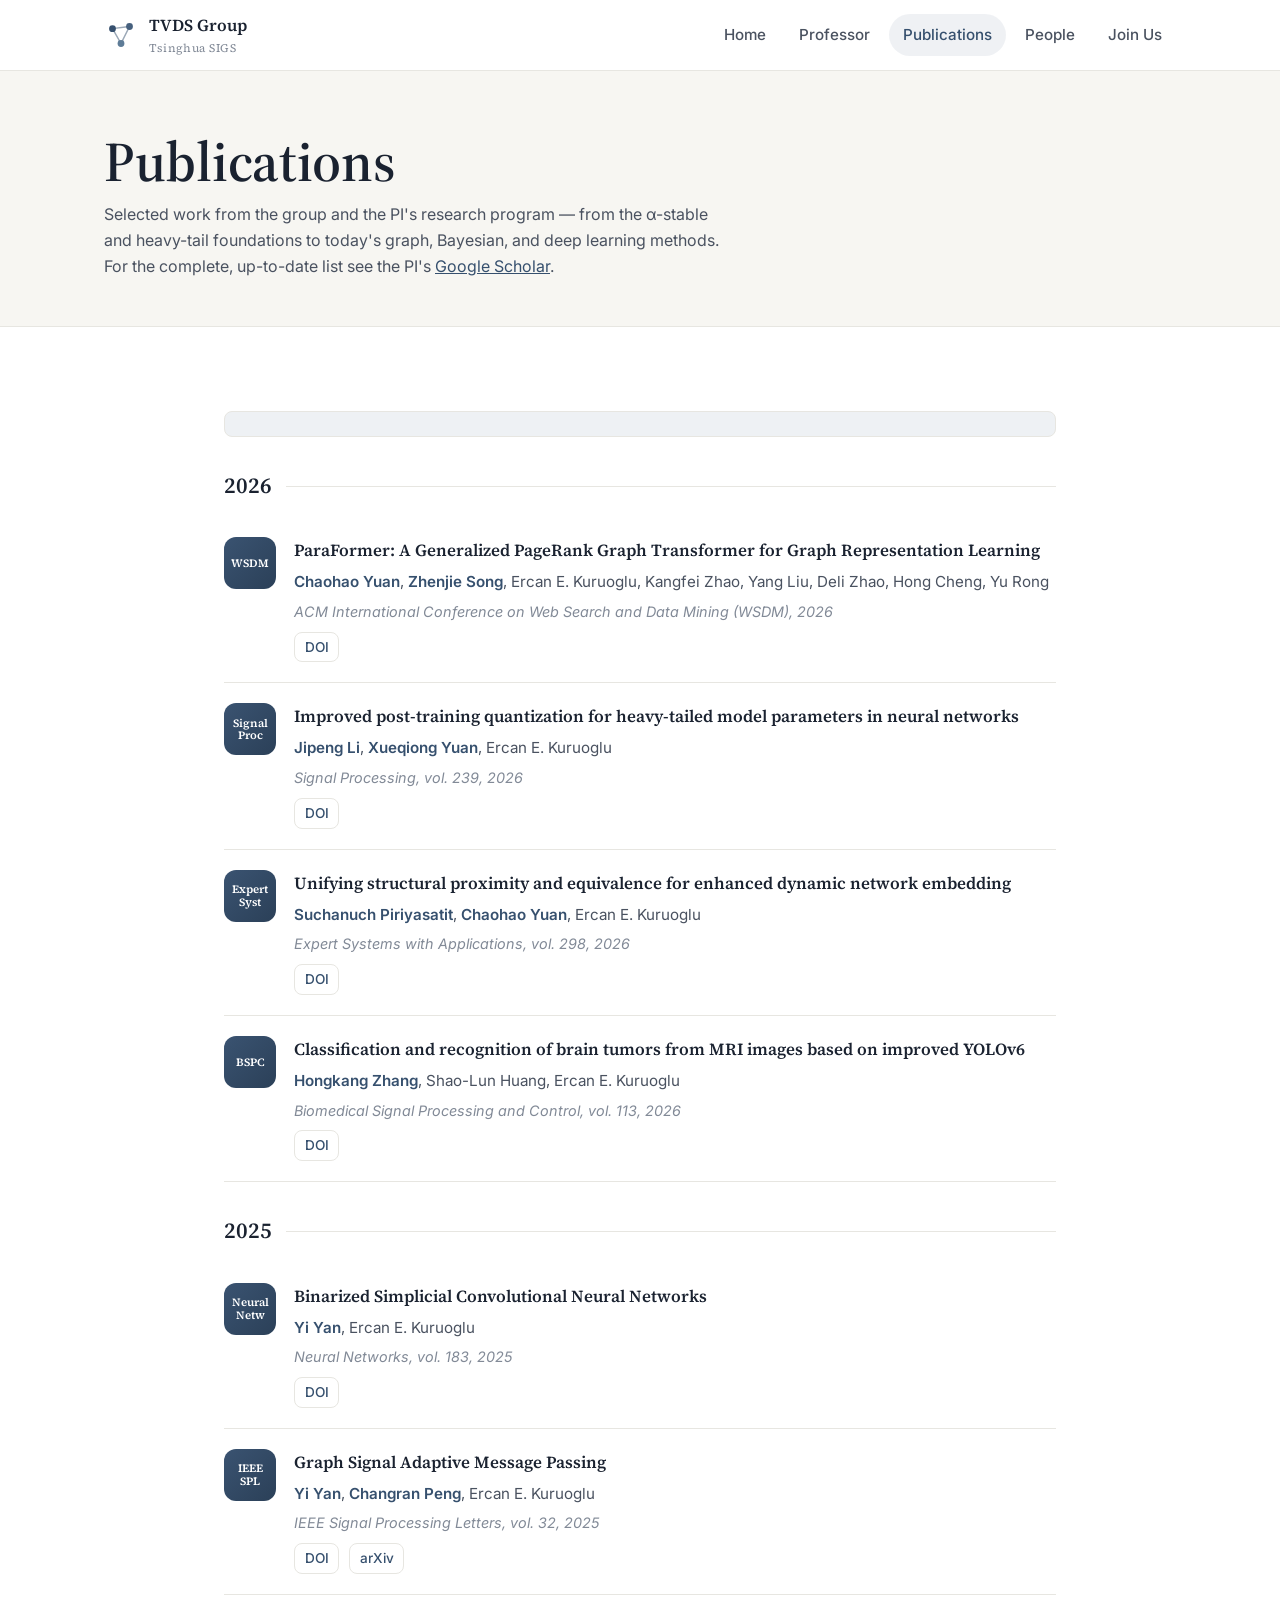
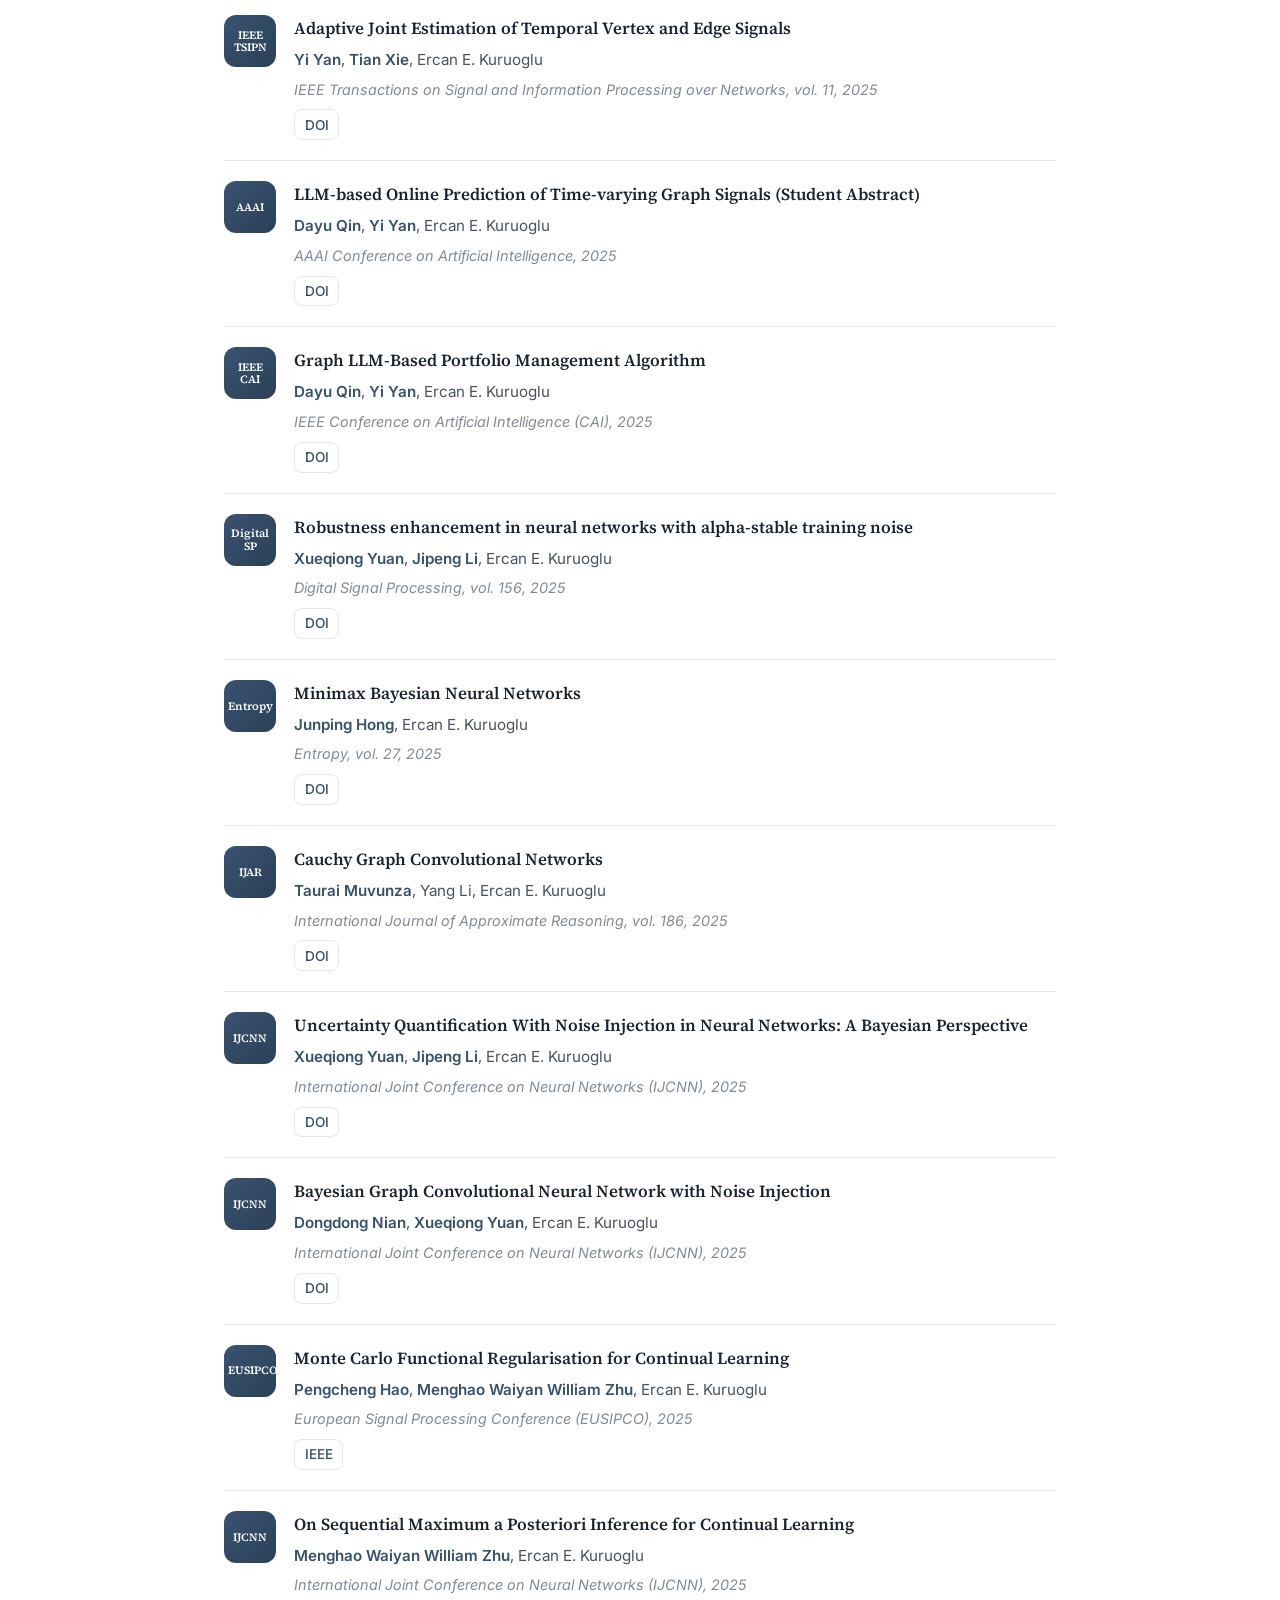
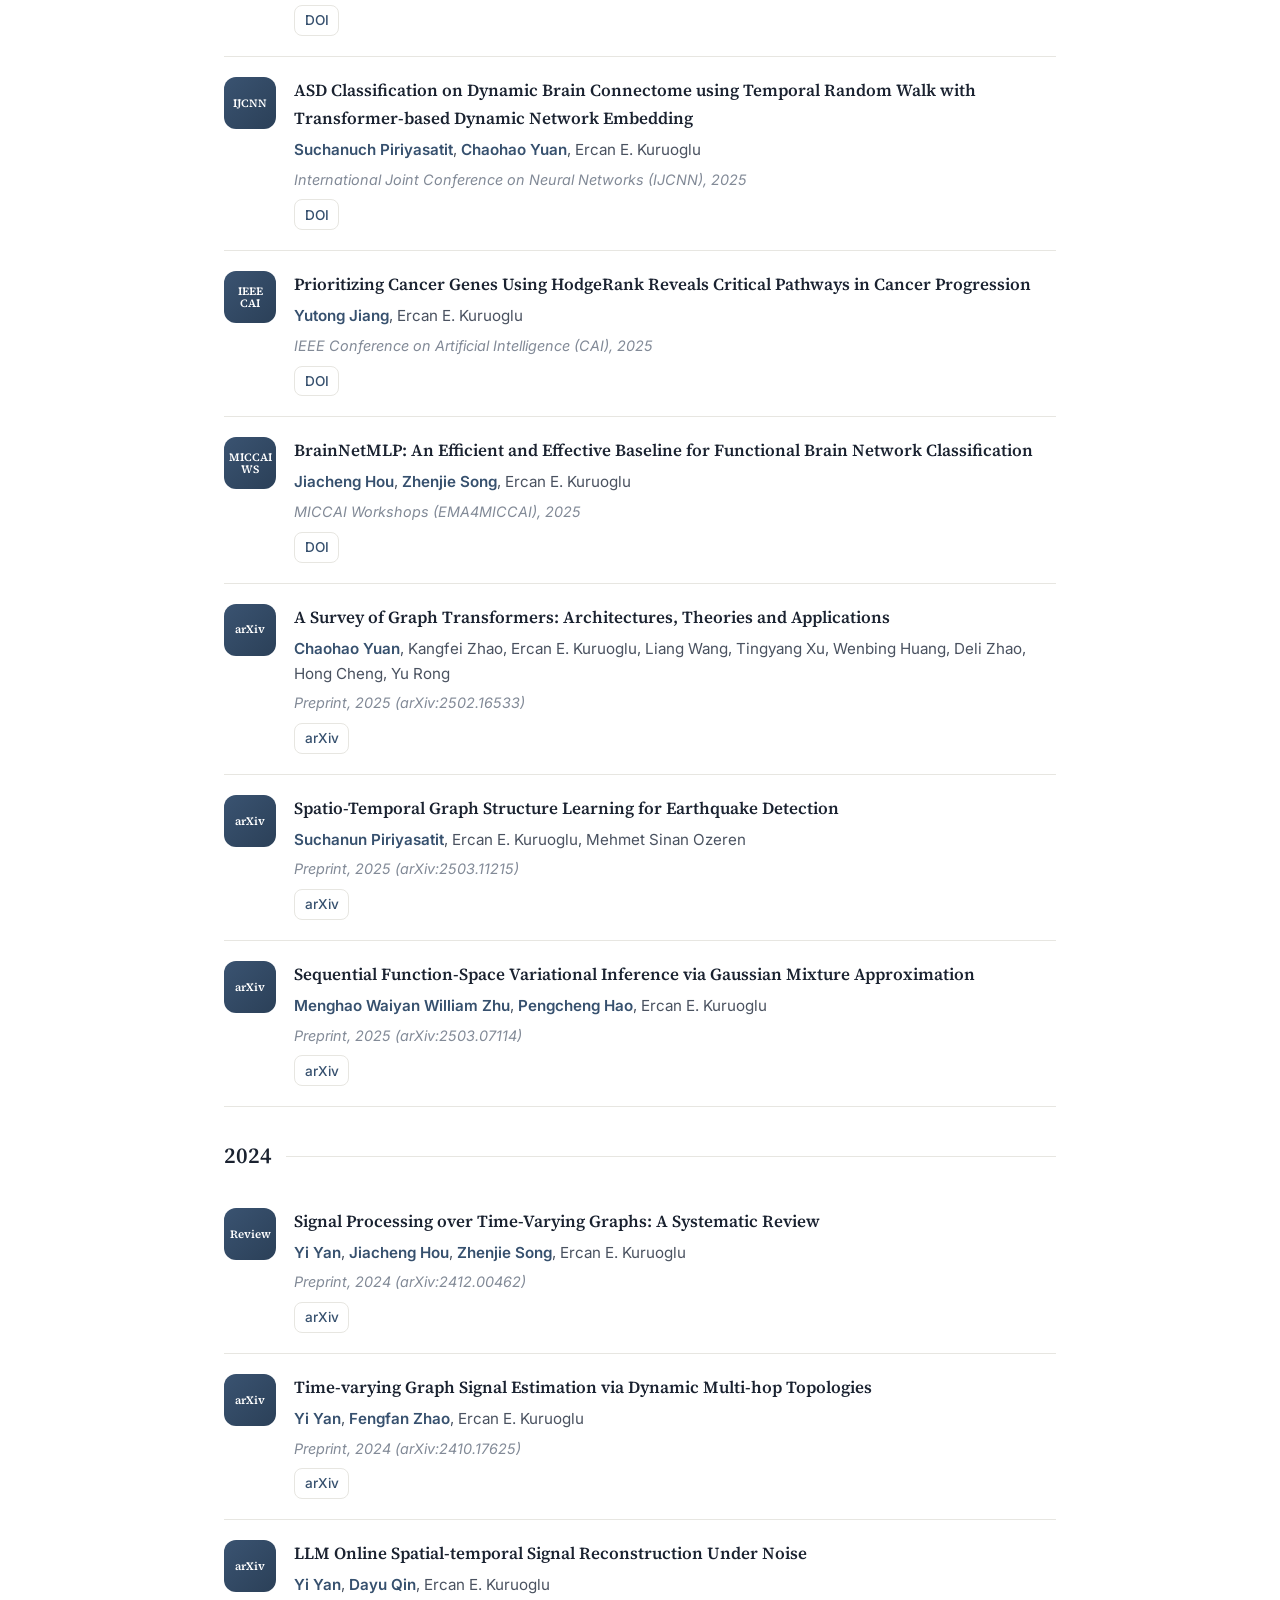
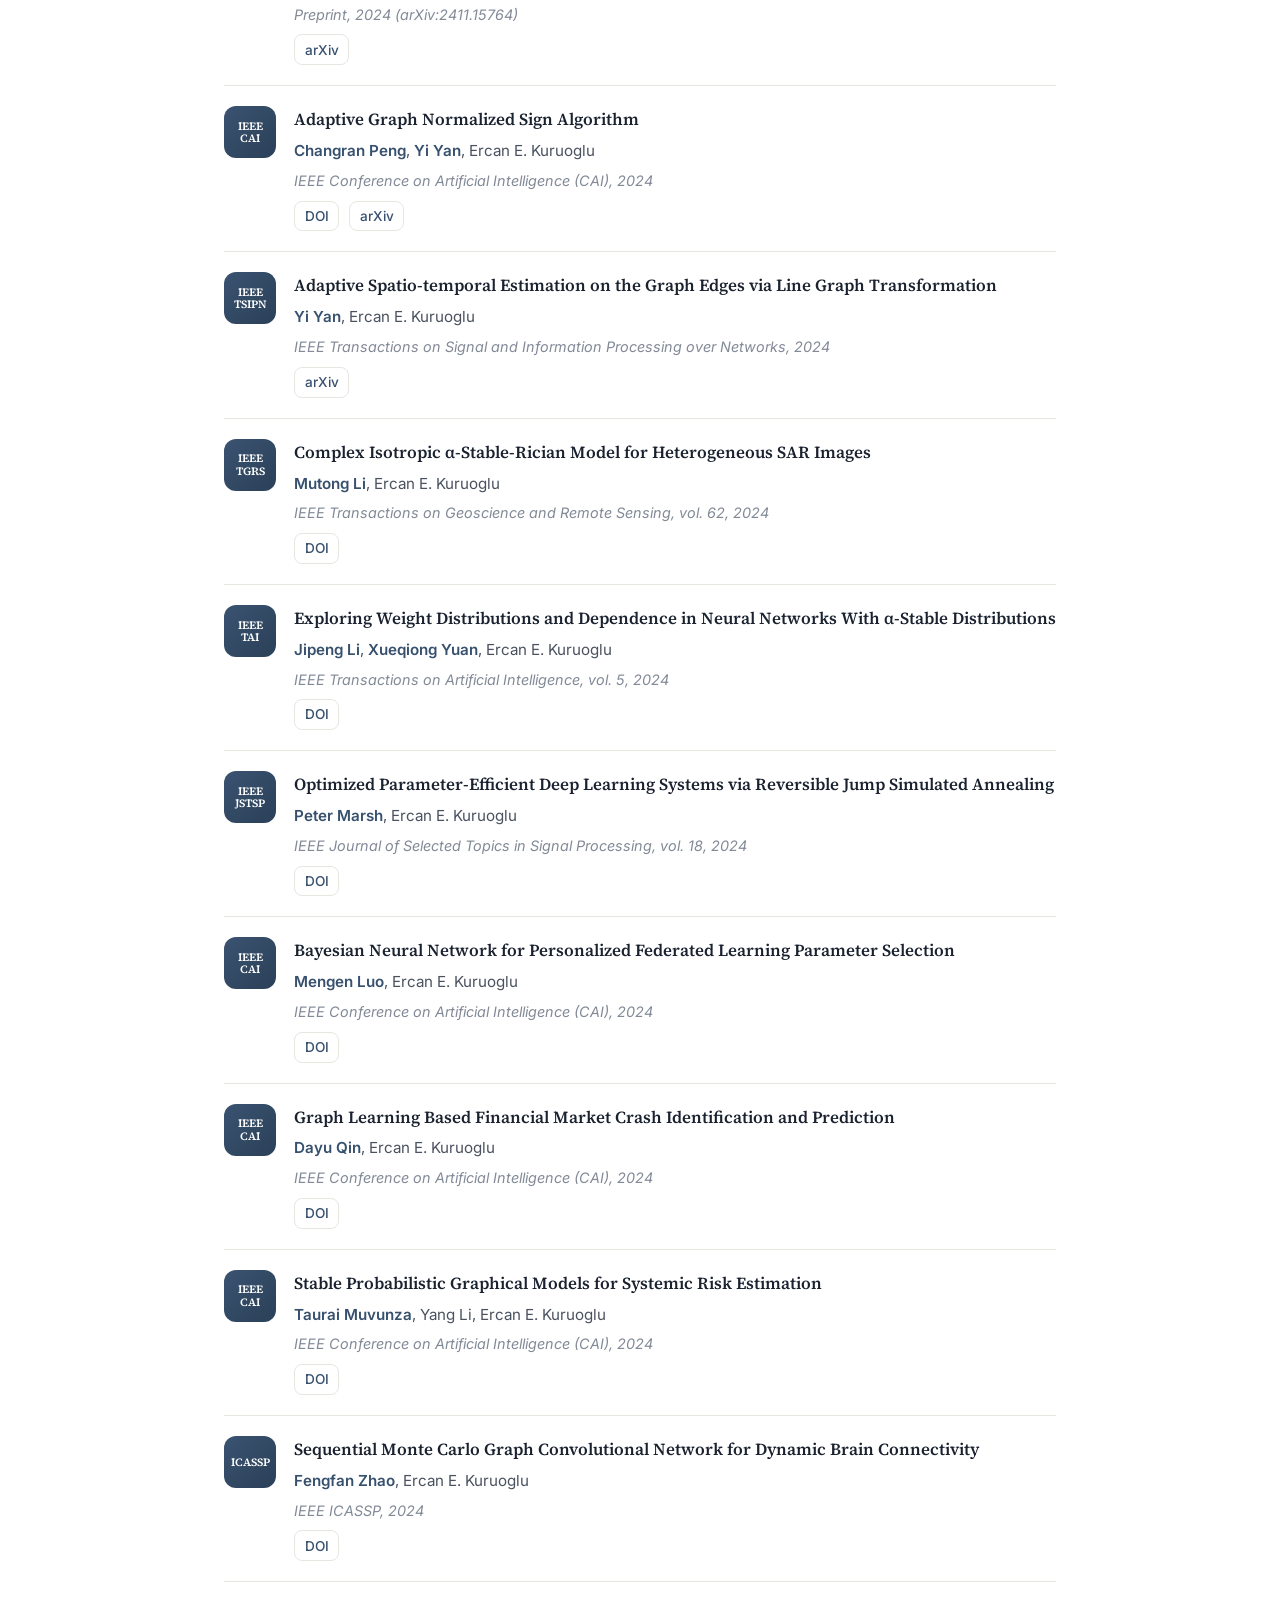
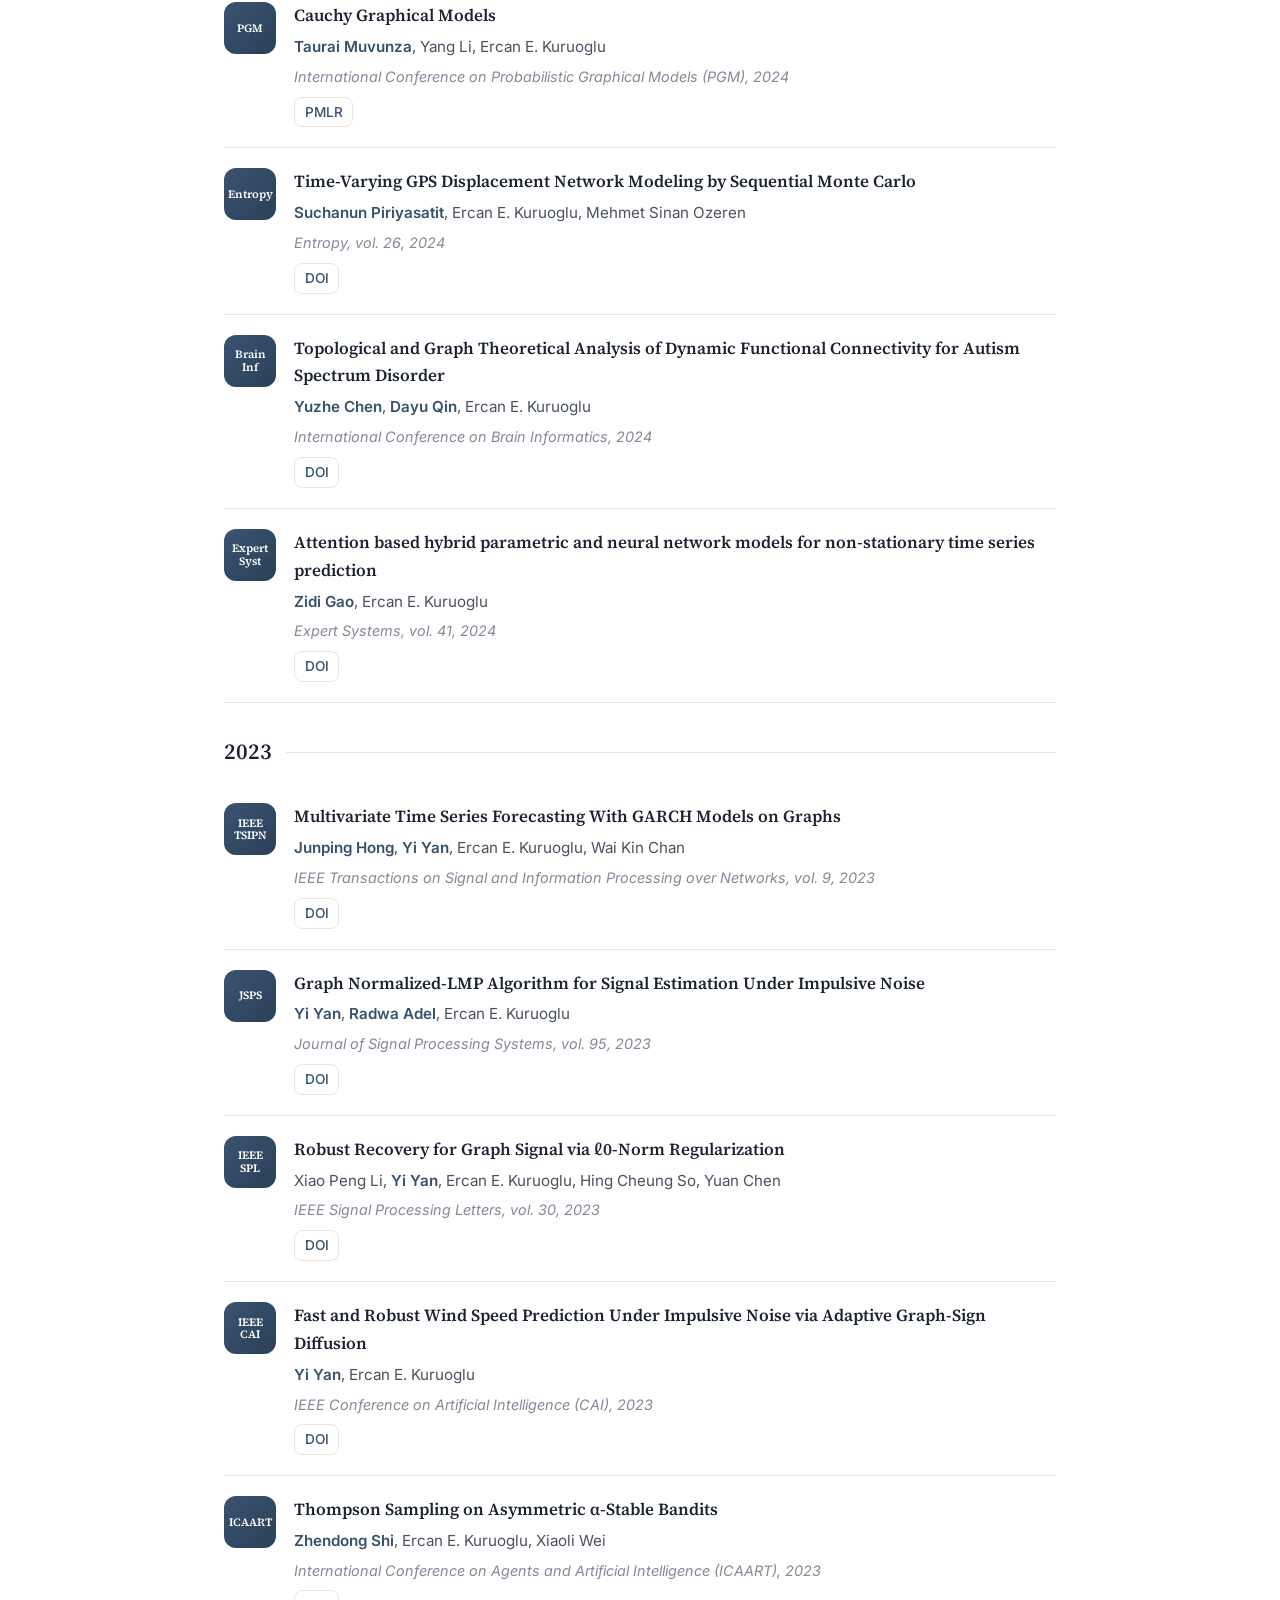
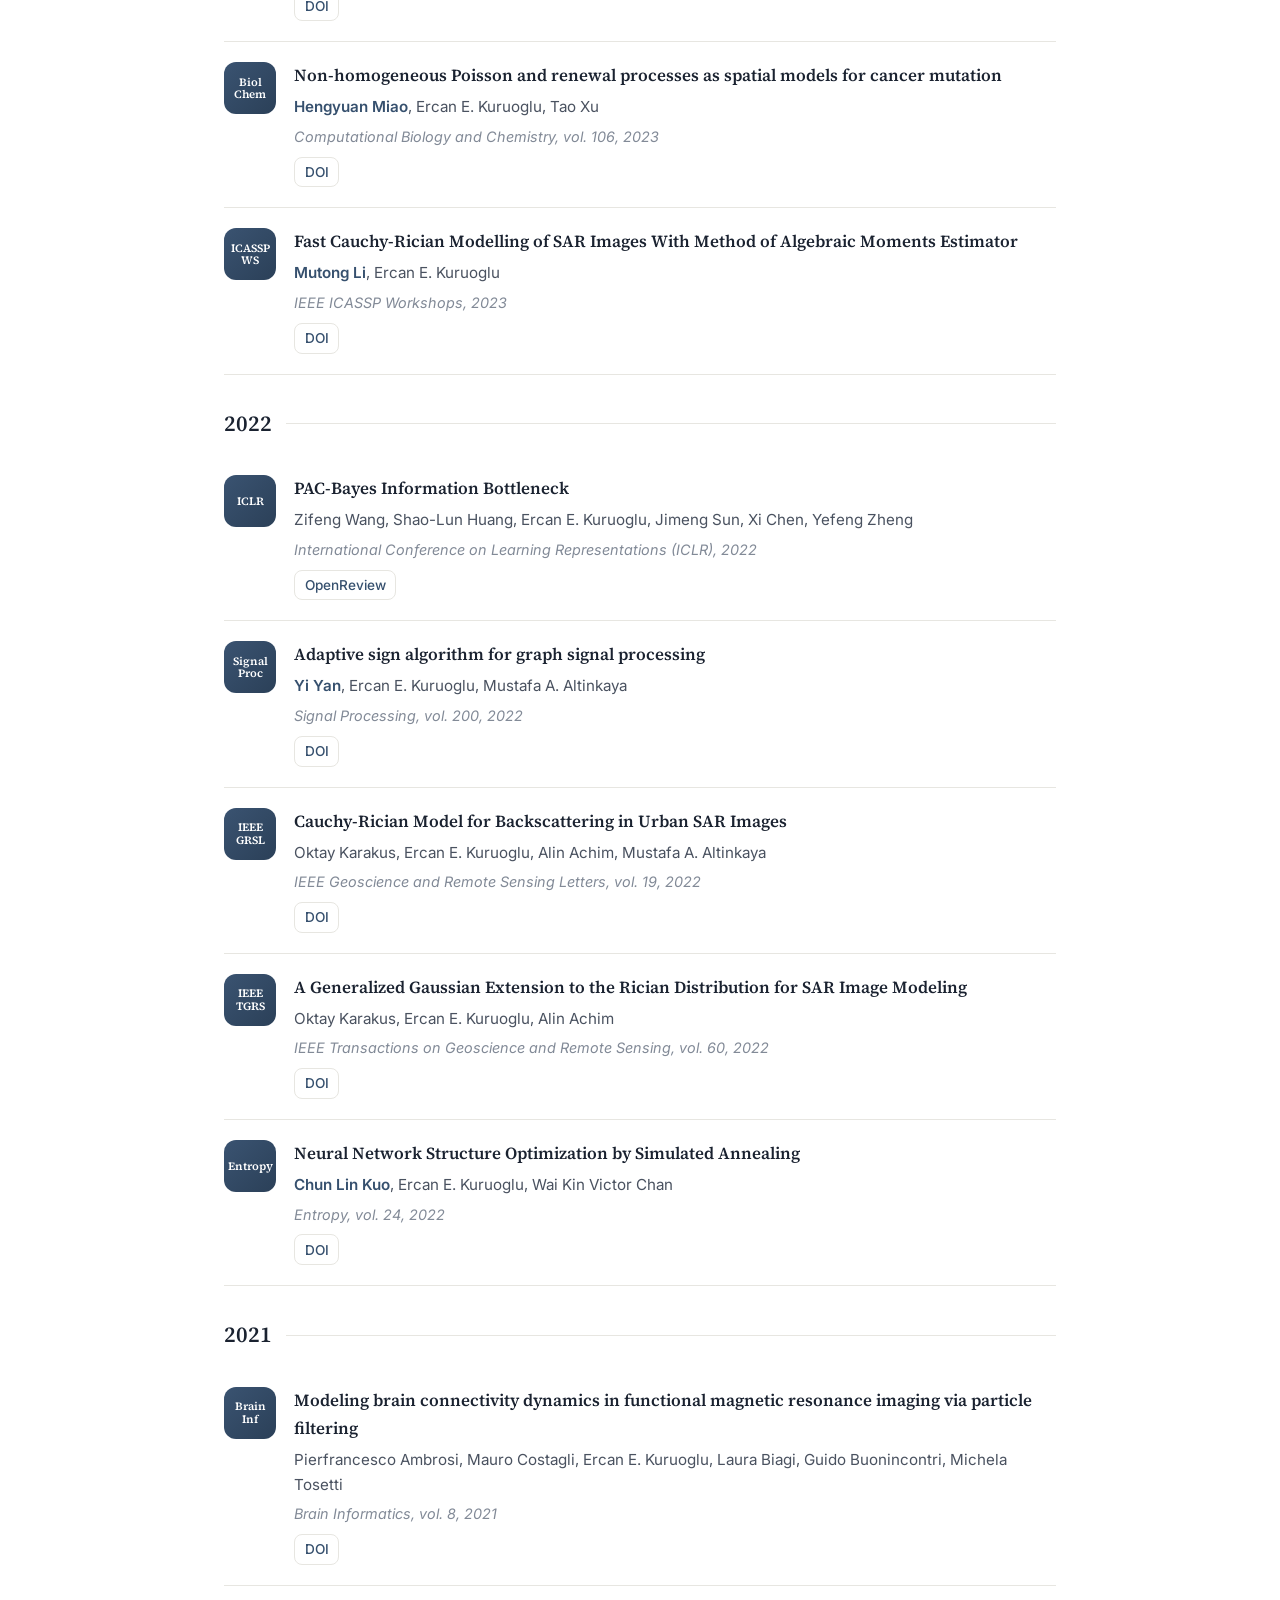
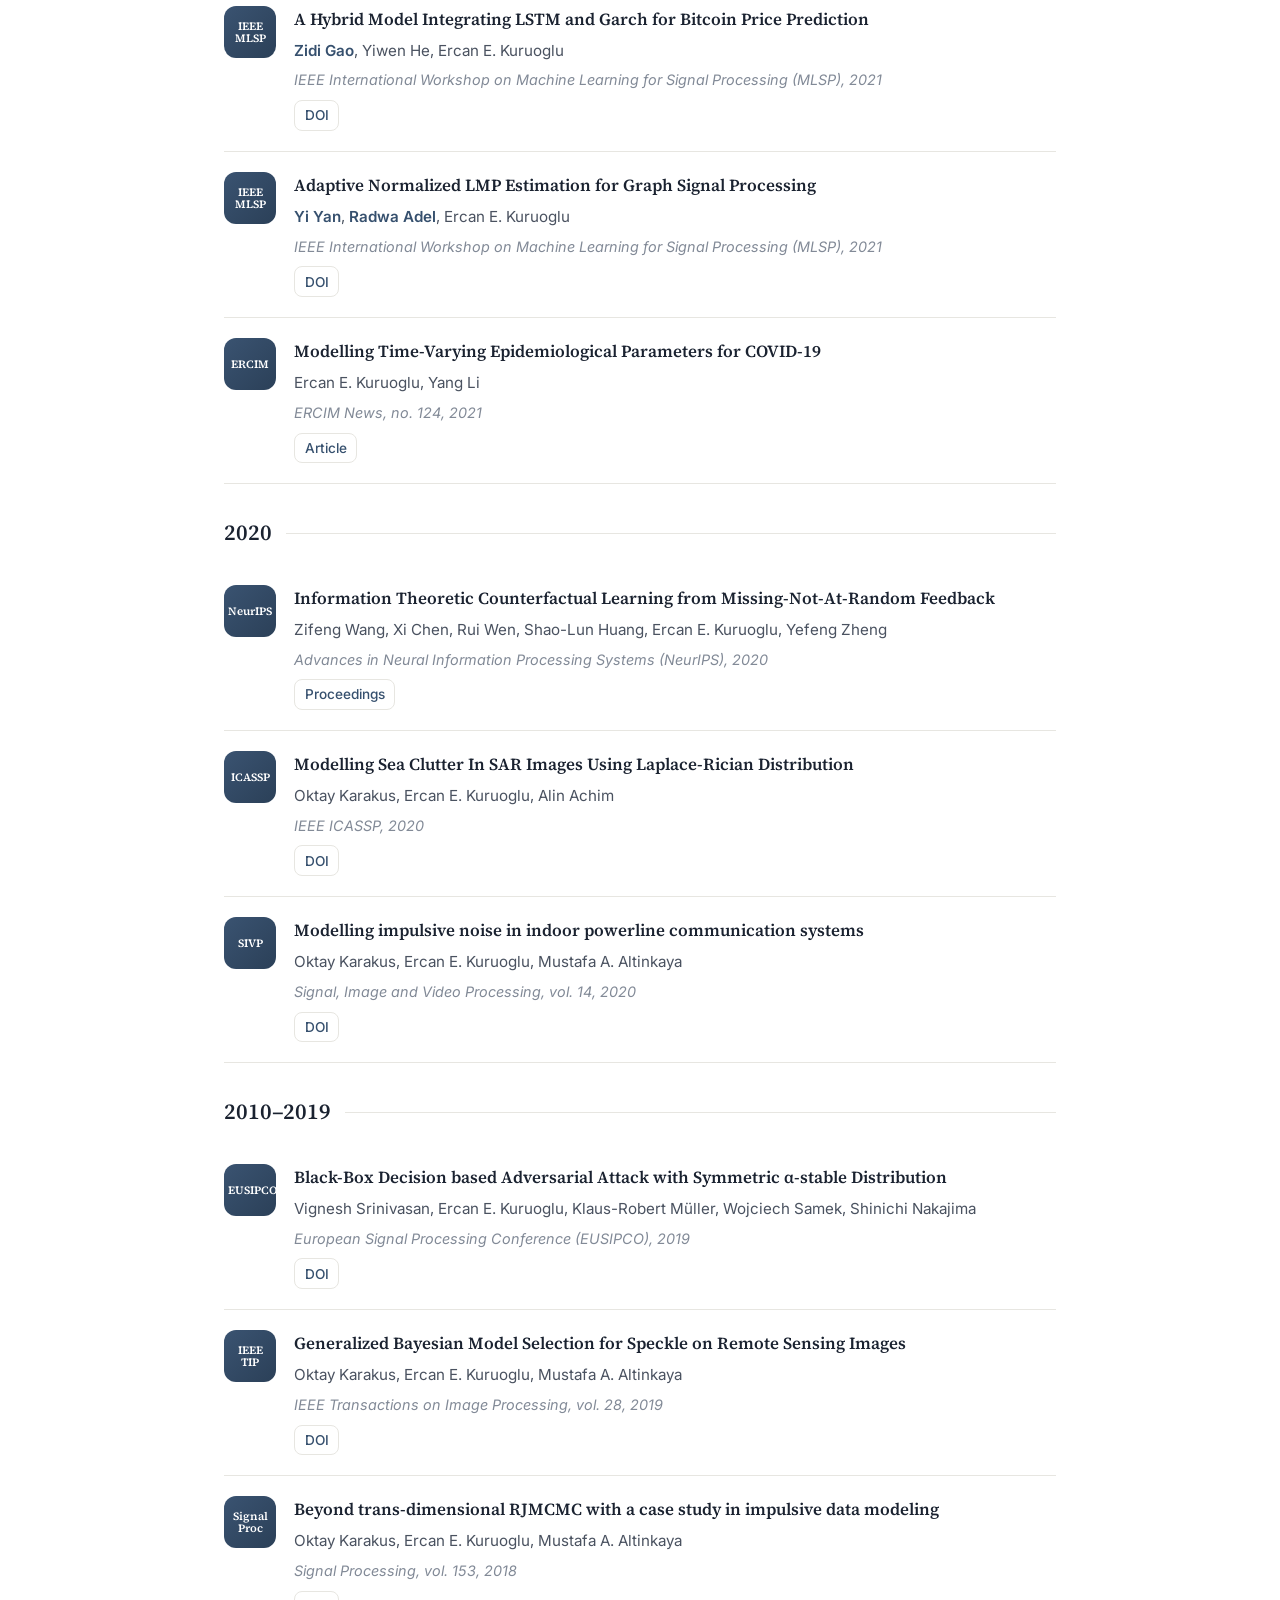
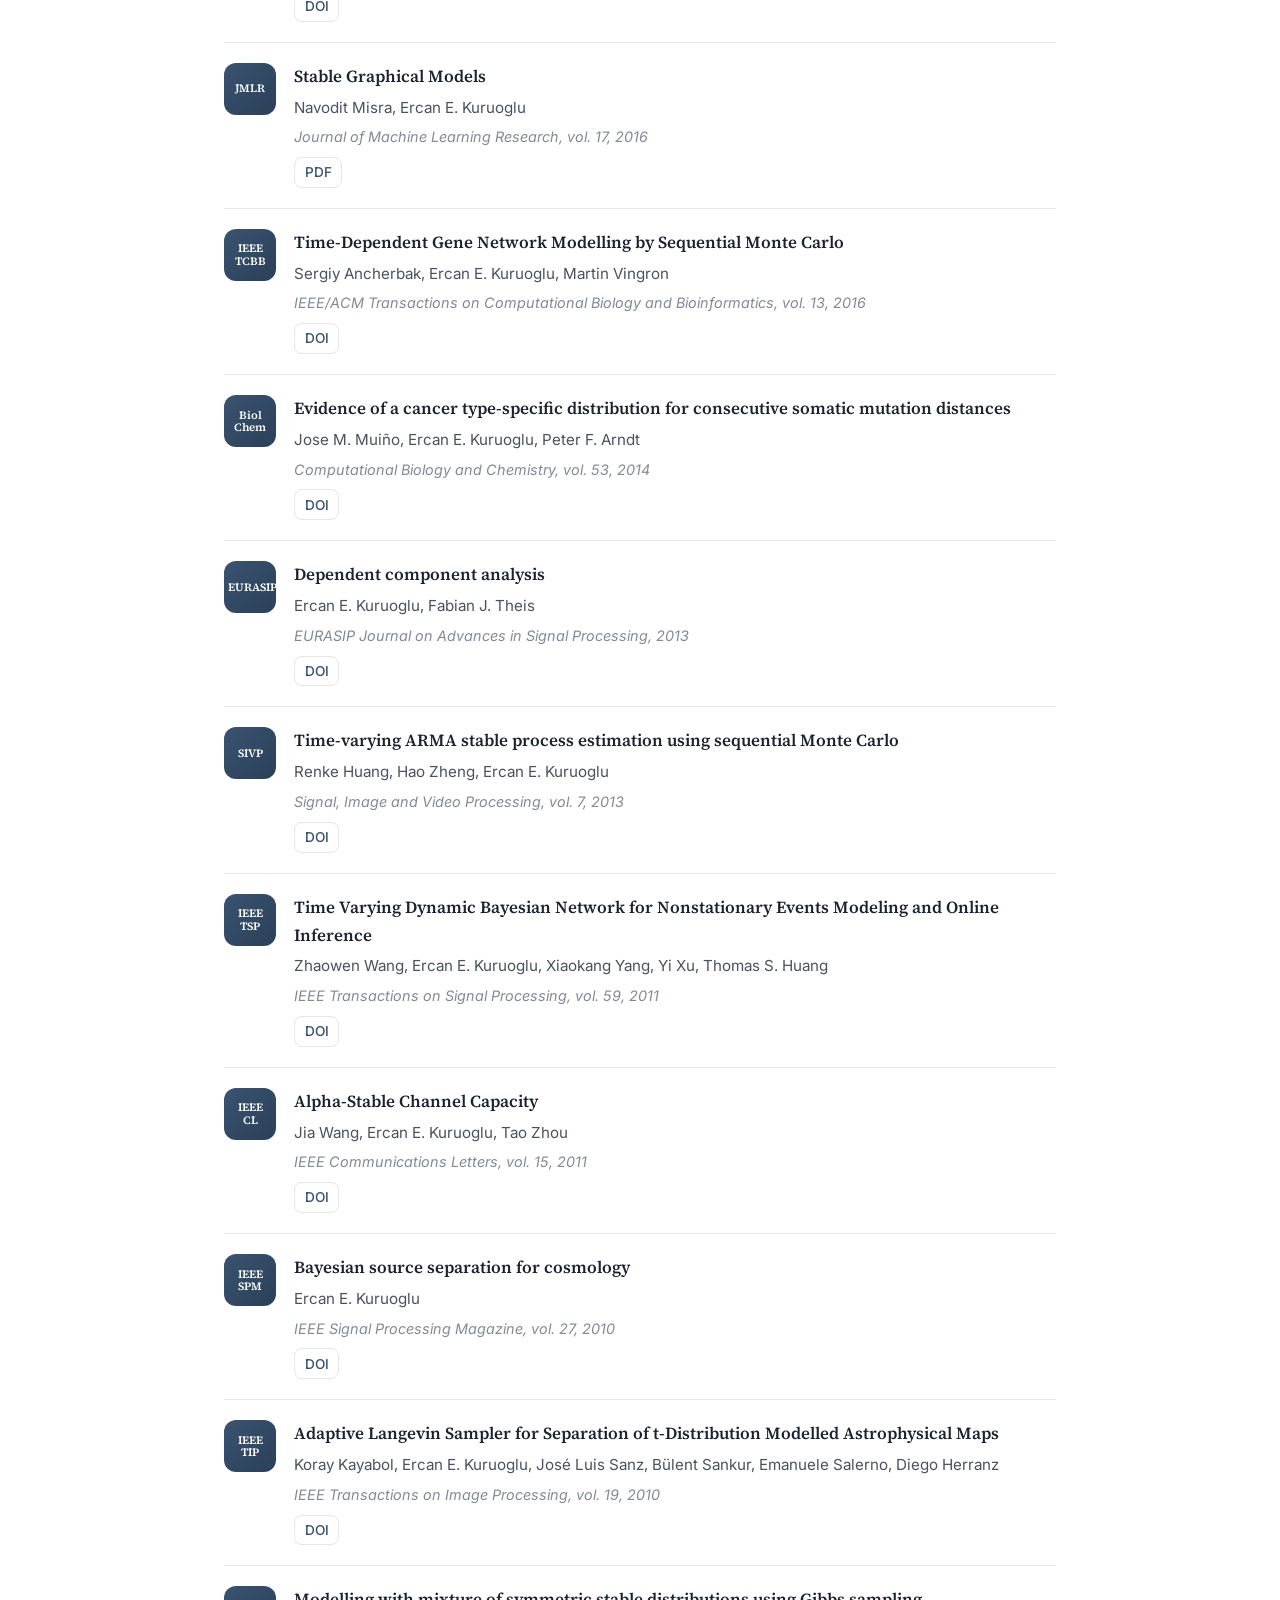
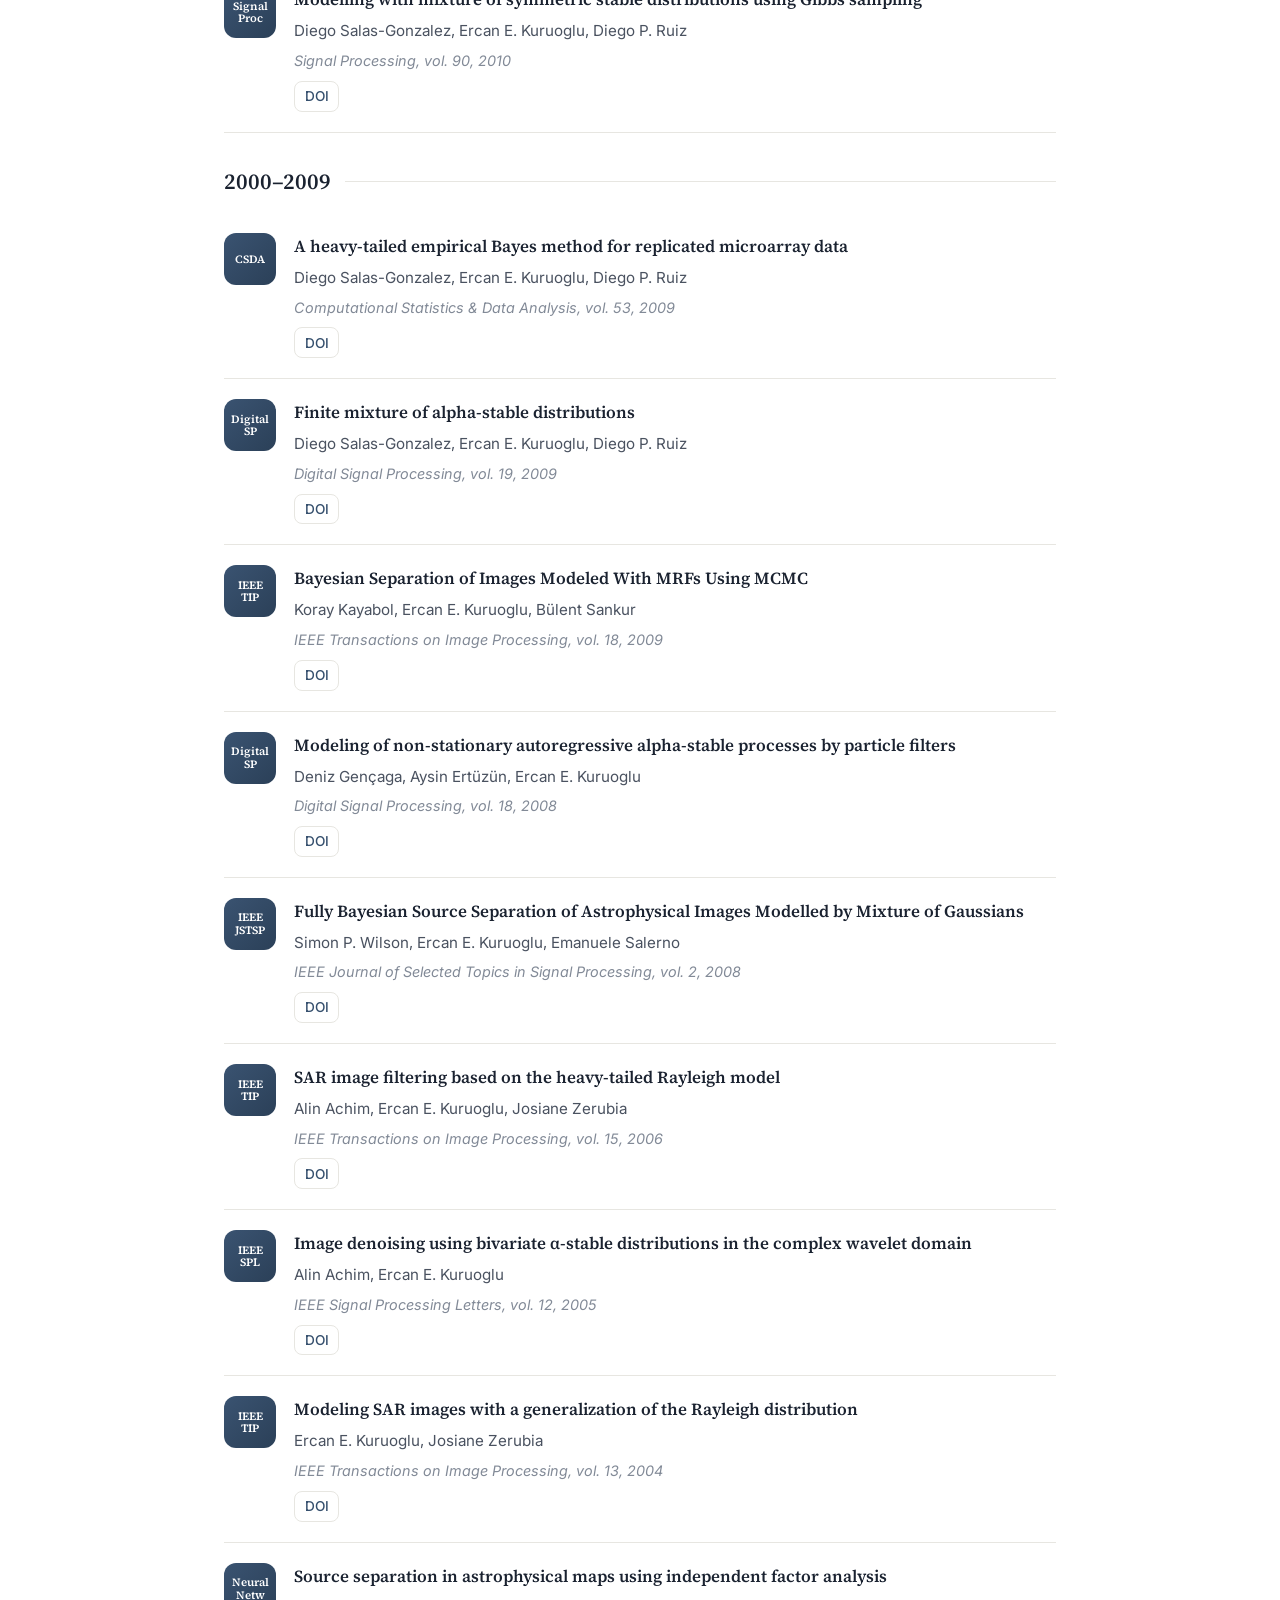
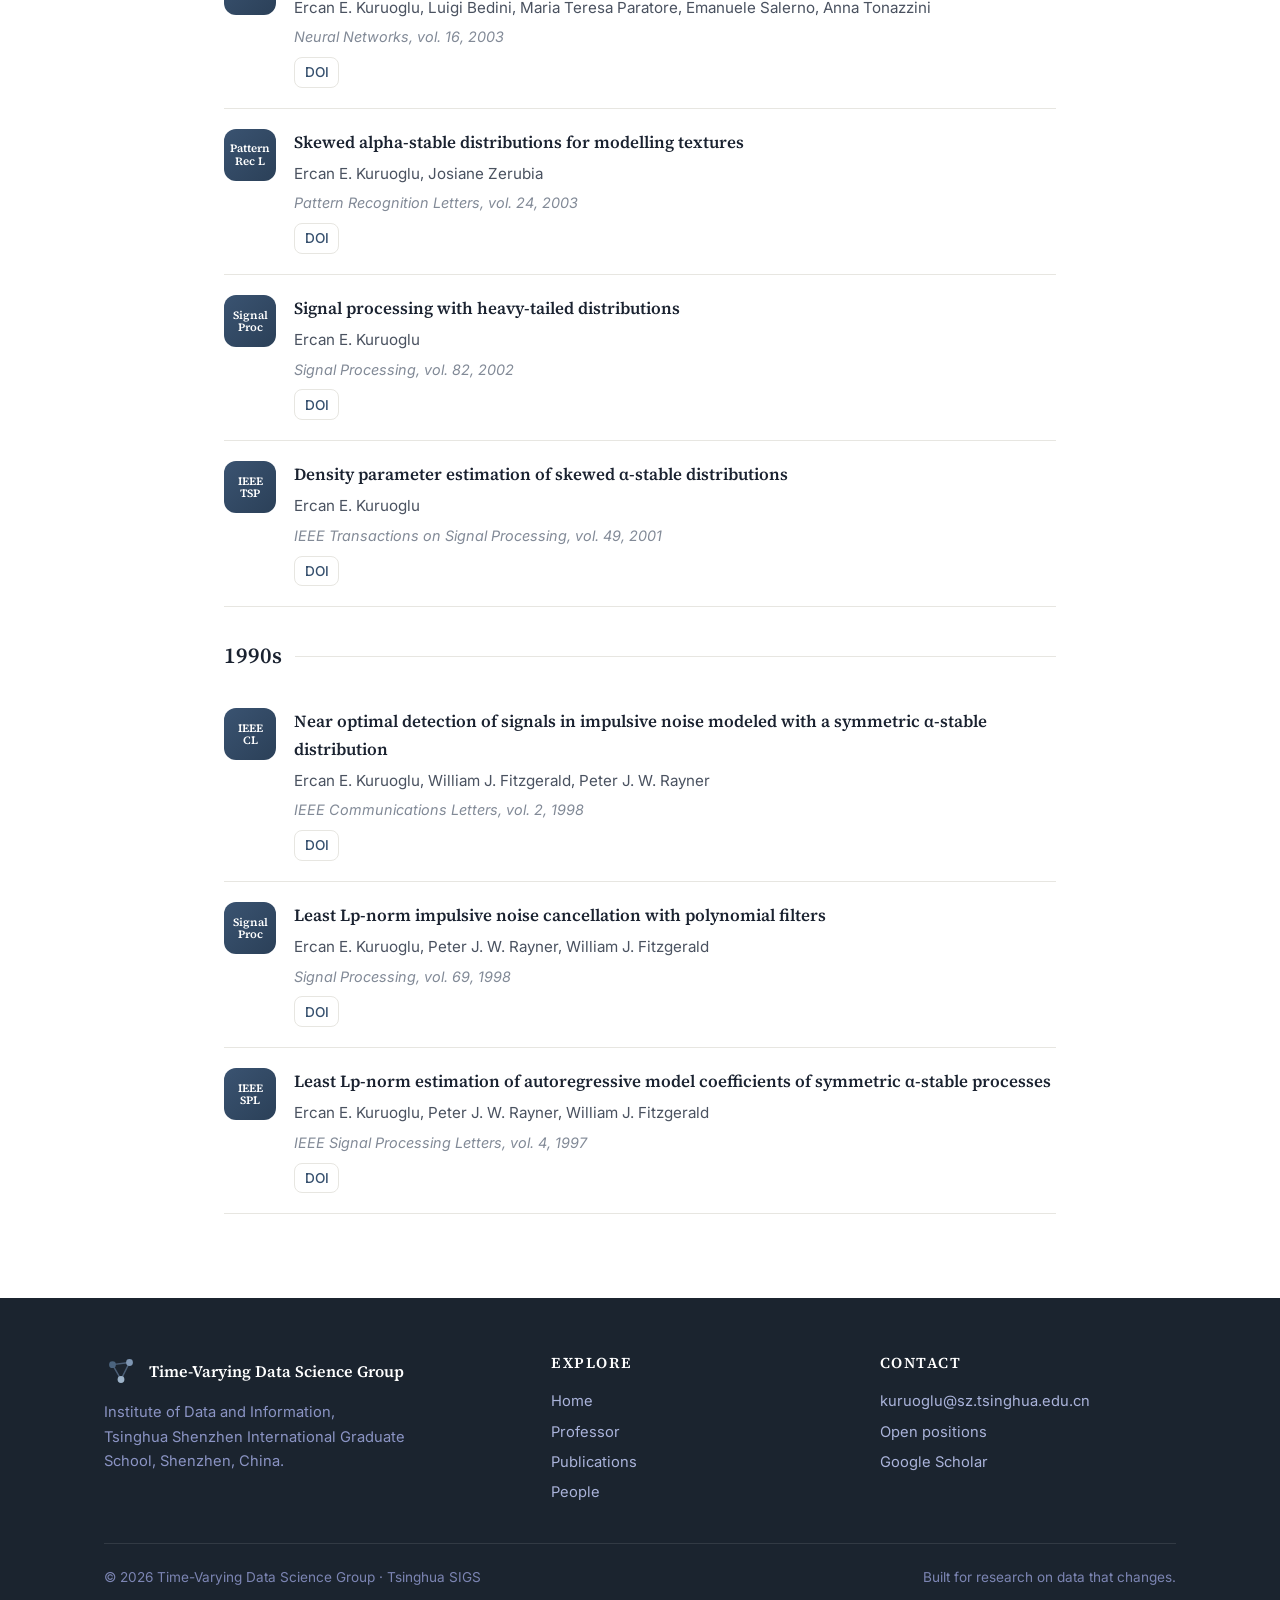
<file: publications.html>
<!DOCTYPE html>
<html lang="en">
<head>
  <meta charset="UTF-8" />
  <meta name="viewport" content="width=device-width, initial-scale=1.0" />
  <title>Publications — TVDS Group</title>
  <meta name="description" content="Publications from the Time-Varying Data Science Group at Tsinghua SIGS — graph signal processing, Bayesian learning, and statistical signal processing." />
  <link rel="preconnect" href="https://fonts.googleapis.com" />
  <link rel="preconnect" href="https://fonts.gstatic.com" crossorigin />
  <link href="https://fonts.googleapis.com/css2?family=Inter:wght@400;500;600&family=Source+Serif+4:opsz,wght@8..60,400;8..60,600&display=swap" rel="stylesheet" />
  <link rel="stylesheet" href="assets/css/style.css" />
  <link rel="icon" href="data:image/svg+xml,%3Csvg xmlns='http://www.w3.org/2000/svg' viewBox='0 0 32 32'%3E%3Ccircle cx='8' cy='10' r='3' fill='%2336506e'/%3E%3Ccircle cx='24' cy='8' r='3' fill='%2346607e'/%3E%3Ccircle cx='16' cy='24' r='3' fill='%235e7c97'/%3E%3C/svg%3E" />
</head>
<body>

  <nav class="nav">
    <div class="container nav__inner">
      <a href="index.html" class="brand">
        <svg class="brand__mark" viewBox="0 0 32 32" aria-hidden="true">
          <path d="M8 10 24 8 16 24Z" stroke="#36506e" stroke-width="1.4" fill="none" opacity=".5"/>
          <circle cx="8" cy="10" r="3.2" fill="#36506e"/><circle cx="24" cy="8" r="3.2" fill="#46607e"/><circle cx="16" cy="24" r="3.2" fill="#5e7c97"/>
        </svg>
        <span>TVDS Group<span class="brand__sub">Tsinghua SIGS</span></span>
      </a>
      <button class="nav__toggle" aria-label="Toggle menu"><span></span><span></span><span></span></button>
      <ul class="nav__links">
        <li><a href="index.html">Home</a></li>
        <li><a href="professor.html">Professor</a></li>
        <li><a href="publications.html" class="active">Publications</a></li>
        <li><a href="people.html">People</a></li>
        <li><a href="professor.html#join">Join Us</a></li>
      </ul>
    </div>
  </nav>

  <header class="pagehead">
    <div class="container pagehead__inner">
      <h1>Publications</h1>
      <p>Selected work from the group and the PI's research program — from the α-stable and heavy-tail foundations to today's graph, Bayesian, and deep learning methods. For the complete, up-to-date list see the PI's <a href="https://scholar.google.com/citations?user=To7e1toAAAAJ" target="_blank" rel="noopener" style="text-decoration:underline;">Google Scholar</a>.</p>
    </div>
  </header>

  <section class="section">
    <div class="container" style="max-width:880px;">

      <!-- Filter banner — shown by assets/js/main.js when ?topic= is present -->
      <div class="pubfilter" id="pubFilter" hidden></div>

      <!-- ============ 2026 ============ -->
      <h2 class="year-head reveal">2026</h2>

      <article class="pub reveal" data-topics="gsp sdl">
        <div class="pub__badge">WSDM</div>
        <div>
          <p class="pub__title">ParaFormer: A Generalized PageRank Graph Transformer for Graph Representation Learning</p>
          <p class="pub__authors"><span class="me">Chaohao Yuan</span>, <span class="me">Zhenjie Song</span>, Ercan E. Kuruoglu, Kangfei Zhao, Yang Liu, Deli Zhao, Hong Cheng, Yu Rong</p>
          <p class="pub__venue">ACM International Conference on Web Search and Data Mining (WSDM), 2026</p>
          <div class="pub__links"><a href="https://doi.org/10.1145/3773966.3777927" target="_blank" rel="noopener">DOI</a></div>
        </div>
      </article>

      <article class="pub reveal" data-topics="heavy-tails sdl net-opt">
        <div class="pub__badge">Signal<br/>Proc</div>
        <div>
          <p class="pub__title">Improved post-training quantization for heavy-tailed model parameters in neural networks</p>
          <p class="pub__authors"><span class="me">Jipeng Li</span>, <span class="me">Xueqiong Yuan</span>, Ercan E. Kuruoglu</p>
          <p class="pub__venue">Signal Processing, vol. 239, 2026</p>
          <div class="pub__links"><a href="https://doi.org/10.1016/j.sigpro.2025.110327" target="_blank" rel="noopener">DOI</a></div>
        </div>
      </article>

      <article class="pub reveal" data-topics="gsp time-varying sdl">
        <div class="pub__badge">Expert<br/>Syst</div>
        <div>
          <p class="pub__title">Unifying structural proximity and equivalence for enhanced dynamic network embedding</p>
          <p class="pub__authors"><span class="me">Suchanuch Piriyasatit</span>, <span class="me">Chaohao Yuan</span>, Ercan E. Kuruoglu</p>
          <p class="pub__venue">Expert Systems with Applications, vol. 298, 2026</p>
          <div class="pub__links"><a href="https://doi.org/10.1016/j.eswa.2025.129854" target="_blank" rel="noopener">DOI</a></div>
        </div>
      </article>

      <article class="pub reveal" data-topics="sdl applications neuro">
        <div class="pub__badge">BSPC</div>
        <div>
          <p class="pub__title">Classification and recognition of brain tumors from MRI images based on improved YOLOv6</p>
          <p class="pub__authors"><span class="me">Hongkang Zhang</span>, Shao-Lun Huang, Ercan E. Kuruoglu</p>
          <p class="pub__venue">Biomedical Signal Processing and Control, vol. 113, 2026</p>
          <div class="pub__links"><a href="https://doi.org/10.1016/j.bspc.2025.109048" target="_blank" rel="noopener">DOI</a></div>
        </div>
      </article>

      <!-- ============ 2025 ============ -->
      <h2 class="year-head reveal">2025</h2>

      <article class="pub reveal" data-topics="tda simplicial sdl gsp">
        <div class="pub__badge">Neural<br/>Netw</div>
        <div>
          <p class="pub__title">Binarized Simplicial Convolutional Neural Networks</p>
          <p class="pub__authors"><span class="me">Yi Yan</span>, Ercan E. Kuruoglu</p>
          <p class="pub__venue">Neural Networks, vol. 183, 2025</p>
          <div class="pub__links"><a href="https://doi.org/10.1016/j.neunet.2024.106928" target="_blank" rel="noopener">DOI</a></div>
        </div>
      </article>

      <article class="pub reveal" data-topics="gsp ssp adaptive">
        <div class="pub__badge">IEEE<br/>SPL</div>
        <div>
          <p class="pub__title">Graph Signal Adaptive Message Passing</p>
          <p class="pub__authors"><span class="me">Yi Yan</span>, <span class="me">Changran Peng</span>, Ercan E. Kuruoglu</p>
          <p class="pub__venue">IEEE Signal Processing Letters, vol. 32, 2025</p>
          <div class="pub__links"><a href="https://doi.org/10.1109/LSP.2025.3569478" target="_blank" rel="noopener">DOI</a><a href="https://arxiv.org/pdf/2410.17629" target="_blank" rel="noopener">arXiv</a></div>
        </div>
      </article>

      <article class="pub reveal" data-topics="gsp time-varying edge-signals adaptive">
        <div class="pub__badge">IEEE<br/>TSIPN</div>
        <div>
          <p class="pub__title">Adaptive Joint Estimation of Temporal Vertex and Edge Signals</p>
          <p class="pub__authors"><span class="me">Yi Yan</span>, <span class="me">Tian Xie</span>, Ercan E. Kuruoglu</p>
          <p class="pub__venue">IEEE Transactions on Signal and Information Processing over Networks, vol. 11, 2025</p>
          <div class="pub__links"><a href="https://doi.org/10.1109/TSIPN.2025.3536084" target="_blank" rel="noopener">DOI</a></div>
        </div>
      </article>

      <article class="pub reveal" data-topics="gsp time-varying sdl llm">
        <div class="pub__badge">AAAI</div>
        <div>
          <p class="pub__title">LLM-based Online Prediction of Time-varying Graph Signals (Student Abstract)</p>
          <p class="pub__authors"><span class="me">Dayu Qin</span>, <span class="me">Yi Yan</span>, Ercan E. Kuruoglu</p>
          <p class="pub__venue">AAAI Conference on Artificial Intelligence, 2025</p>
          <div class="pub__links"><a href="https://doi.org/10.1609/aaai.v39i28.35292" target="_blank" rel="noopener">DOI</a></div>
        </div>
      </article>

      <article class="pub reveal" data-topics="gsp sdl llm applications finance">
        <div class="pub__badge">IEEE<br/>CAI</div>
        <div>
          <p class="pub__title">Graph LLM-Based Portfolio Management Algorithm</p>
          <p class="pub__authors"><span class="me">Dayu Qin</span>, <span class="me">Yi Yan</span>, Ercan E. Kuruoglu</p>
          <p class="pub__venue">IEEE Conference on Artificial Intelligence (CAI), 2025</p>
          <div class="pub__links"><a href="https://doi.org/10.1109/CAI64502.2025.00032" target="_blank" rel="noopener">DOI</a></div>
        </div>
      </article>

      <article class="pub reveal" data-topics="heavy-tails alpha-stable sdl">
        <div class="pub__badge">Digital<br/>SP</div>
        <div>
          <p class="pub__title">Robustness enhancement in neural networks with alpha-stable training noise</p>
          <p class="pub__authors"><span class="me">Xueqiong Yuan</span>, <span class="me">Jipeng Li</span>, Ercan E. Kuruoglu</p>
          <p class="pub__venue">Digital Signal Processing, vol. 156, 2025</p>
          <div class="pub__links"><a href="https://doi.org/10.1016/j.dsp.2024.104778" target="_blank" rel="noopener">DOI</a></div>
        </div>
      </article>

      <article class="pub reveal" data-topics="bayesian bnn uncertainty">
        <div class="pub__badge">Entropy</div>
        <div>
          <p class="pub__title">Minimax Bayesian Neural Networks</p>
          <p class="pub__authors"><span class="me">Junping Hong</span>, Ercan E. Kuruoglu</p>
          <p class="pub__venue">Entropy, vol. 27, 2025</p>
          <div class="pub__links"><a href="https://doi.org/10.3390/e27040340" target="_blank" rel="noopener">DOI</a></div>
        </div>
      </article>

      <article class="pub reveal" data-topics="heavy-tails gsp sdl">
        <div class="pub__badge">IJAR</div>
        <div>
          <p class="pub__title">Cauchy Graph Convolutional Networks</p>
          <p class="pub__authors"><span class="me">Taurai Muvunza</span>, Yang Li, Ercan E. Kuruoglu</p>
          <p class="pub__venue">International Journal of Approximate Reasoning, vol. 186, 2025</p>
          <div class="pub__links"><a href="https://doi.org/10.1016/j.ijar.2025.109517" target="_blank" rel="noopener">DOI</a></div>
        </div>
      </article>

      <article class="pub reveal" data-topics="bayesian uncertainty bnn">
        <div class="pub__badge">IJCNN</div>
        <div>
          <p class="pub__title">Uncertainty Quantification With Noise Injection in Neural Networks: A Bayesian Perspective</p>
          <p class="pub__authors"><span class="me">Xueqiong Yuan</span>, <span class="me">Jipeng Li</span>, Ercan E. Kuruoglu</p>
          <p class="pub__venue">International Joint Conference on Neural Networks (IJCNN), 2025</p>
          <div class="pub__links"><a href="https://doi.org/10.1109/IJCNN64981.2025.11228576" target="_blank" rel="noopener">DOI</a></div>
        </div>
      </article>

      <article class="pub reveal" data-topics="bayesian bnn gsp">
        <div class="pub__badge">IJCNN</div>
        <div>
          <p class="pub__title">Bayesian Graph Convolutional Neural Network with Noise Injection</p>
          <p class="pub__authors"><span class="me">Dongdong Nian</span>, <span class="me">Xueqiong Yuan</span>, Ercan E. Kuruoglu</p>
          <p class="pub__venue">International Joint Conference on Neural Networks (IJCNN), 2025</p>
          <div class="pub__links"><a href="https://doi.org/10.1109/IJCNN64981.2025.11227898" target="_blank" rel="noopener">DOI</a></div>
        </div>
      </article>

      <article class="pub reveal" data-topics="bayesian monte-carlo sdl">
        <div class="pub__badge">EUSIPCO</div>
        <div>
          <p class="pub__title">Monte Carlo Functional Regularisation for Continual Learning</p>
          <p class="pub__authors"><span class="me">Pengcheng Hao</span>, <span class="me">Menghao Waiyan William Zhu</span>, Ercan E. Kuruoglu</p>
          <p class="pub__venue">European Signal Processing Conference (EUSIPCO), 2025</p>
          <div class="pub__links"><a href="https://ieeexplore.ieee.org/document/11226368" target="_blank" rel="noopener">IEEE</a></div>
        </div>
      </article>

      <article class="pub reveal" data-topics="bayesian sdl">
        <div class="pub__badge">IJCNN</div>
        <div>
          <p class="pub__title">On Sequential Maximum a Posteriori Inference for Continual Learning</p>
          <p class="pub__authors"><span class="me">Menghao Waiyan William Zhu</span>, Ercan E. Kuruoglu</p>
          <p class="pub__venue">International Joint Conference on Neural Networks (IJCNN), 2025</p>
          <div class="pub__links"><a href="https://doi.org/10.1109/IJCNN64981.2025.11227930" target="_blank" rel="noopener">DOI</a></div>
        </div>
      </article>

      <article class="pub reveal" data-topics="gsp time-varying applications neuro">
        <div class="pub__badge">IJCNN</div>
        <div>
          <p class="pub__title">ASD Classification on Dynamic Brain Connectome using Temporal Random Walk with Transformer-based Dynamic Network Embedding</p>
          <p class="pub__authors"><span class="me">Suchanuch Piriyasatit</span>, <span class="me">Chaohao Yuan</span>, Ercan E. Kuruoglu</p>
          <p class="pub__venue">International Joint Conference on Neural Networks (IJCNN), 2025</p>
          <div class="pub__links"><a href="https://doi.org/10.1109/IJCNN64981.2025.11228740" target="_blank" rel="noopener">DOI</a></div>
        </div>
      </article>

      <article class="pub reveal" data-topics="tda simplicial applications genomics">
        <div class="pub__badge">IEEE<br/>CAI</div>
        <div>
          <p class="pub__title">Prioritizing Cancer Genes Using HodgeRank Reveals Critical Pathways in Cancer Progression</p>
          <p class="pub__authors"><span class="me">Yutong Jiang</span>, Ercan E. Kuruoglu</p>
          <p class="pub__venue">IEEE Conference on Artificial Intelligence (CAI), 2025</p>
          <div class="pub__links"><a href="https://doi.org/10.1109/CAI64502.2025.00078" target="_blank" rel="noopener">DOI</a></div>
        </div>
      </article>

      <article class="pub reveal" data-topics="sdl applications neuro">
        <div class="pub__badge">MICCAI<br/>WS</div>
        <div>
          <p class="pub__title">BrainNetMLP: An Efficient and Effective Baseline for Functional Brain Network Classification</p>
          <p class="pub__authors"><span class="me">Jiacheng Hou</span>, <span class="me">Zhenjie Song</span>, Ercan E. Kuruoglu</p>
          <p class="pub__venue">MICCAI Workshops (EMA4MICCAI), 2025</p>
          <div class="pub__links"><a href="https://doi.org/10.1007/978-3-032-13961-0_2" target="_blank" rel="noopener">DOI</a></div>
        </div>
      </article>

      <article class="pub reveal" data-topics="gsp sdl">
        <div class="pub__badge">arXiv</div>
        <div>
          <p class="pub__title">A Survey of Graph Transformers: Architectures, Theories and Applications</p>
          <p class="pub__authors"><span class="me">Chaohao Yuan</span>, Kangfei Zhao, Ercan E. Kuruoglu, Liang Wang, Tingyang Xu, Wenbing Huang, Deli Zhao, Hong Cheng, Yu Rong</p>
          <p class="pub__venue">Preprint, 2025 (arXiv:2502.16533)</p>
          <div class="pub__links"><a href="https://arxiv.org/abs/2502.16533" target="_blank" rel="noopener">arXiv</a></div>
        </div>
      </article>

      <article class="pub reveal" data-topics="gsp time-varying applications climate">
        <div class="pub__badge">arXiv</div>
        <div>
          <p class="pub__title">Spatio-Temporal Graph Structure Learning for Earthquake Detection</p>
          <p class="pub__authors"><span class="me">Suchanun Piriyasatit</span>, Ercan E. Kuruoglu, Mehmet Sinan Ozeren</p>
          <p class="pub__venue">Preprint, 2025 (arXiv:2503.11215)</p>
          <div class="pub__links"><a href="https://arxiv.org/abs/2503.11215" target="_blank" rel="noopener">arXiv</a></div>
        </div>
      </article>

      <article class="pub reveal" data-topics="bayesian uncertainty">
        <div class="pub__badge">arXiv</div>
        <div>
          <p class="pub__title">Sequential Function-Space Variational Inference via Gaussian Mixture Approximation</p>
          <p class="pub__authors"><span class="me">Menghao Waiyan William Zhu</span>, <span class="me">Pengcheng Hao</span>, Ercan E. Kuruoglu</p>
          <p class="pub__venue">Preprint, 2025 (arXiv:2503.07114)</p>
          <div class="pub__links"><a href="https://arxiv.org/abs/2503.07114" target="_blank" rel="noopener">arXiv</a></div>
        </div>
      </article>

      <!-- ============ 2024 ============ -->
      <h2 class="year-head reveal">2024</h2>

      <article class="pub reveal" data-topics="gsp time-varying">
        <div class="pub__badge">Review</div>
        <div>
          <p class="pub__title">Signal Processing over Time-Varying Graphs: A Systematic Review</p>
          <p class="pub__authors"><span class="me">Yi Yan</span>, <span class="me">Jiacheng Hou</span>, <span class="me">Zhenjie Song</span>, Ercan E. Kuruoglu</p>
          <p class="pub__venue">Preprint, 2024 (arXiv:2412.00462)</p>
          <div class="pub__links"><a href="https://arxiv.org/abs/2412.00462" target="_blank" rel="noopener">arXiv</a></div>
        </div>
      </article>

      <article class="pub reveal" data-topics="gsp time-varying adaptive">
        <div class="pub__badge">arXiv</div>
        <div>
          <p class="pub__title">Time-varying Graph Signal Estimation via Dynamic Multi-hop Topologies</p>
          <p class="pub__authors"><span class="me">Yi Yan</span>, <span class="me">Fengfan Zhao</span>, Ercan E. Kuruoglu</p>
          <p class="pub__venue">Preprint, 2024 (arXiv:2410.17625)</p>
          <div class="pub__links"><a href="https://arxiv.org/abs/2410.17625" target="_blank" rel="noopener">arXiv</a></div>
        </div>
      </article>

      <article class="pub reveal" data-topics="gsp sdl llm ssp">
        <div class="pub__badge">arXiv</div>
        <div>
          <p class="pub__title">LLM Online Spatial-temporal Signal Reconstruction Under Noise</p>
          <p class="pub__authors"><span class="me">Yi Yan</span>, <span class="me">Dayu Qin</span>, Ercan E. Kuruoglu</p>
          <p class="pub__venue">Preprint, 2024 (arXiv:2411.15764)</p>
          <div class="pub__links"><a href="https://arxiv.org/abs/2411.15764" target="_blank" rel="noopener">arXiv</a></div>
        </div>
      </article>

      <article class="pub reveal" data-topics="gsp adaptive heavy-tails impulsive-noise">
        <div class="pub__badge">IEEE<br/>CAI</div>
        <div>
          <p class="pub__title">Adaptive Graph Normalized Sign Algorithm</p>
          <p class="pub__authors"><span class="me">Changran Peng</span>, <span class="me">Yi Yan</span>, Ercan E. Kuruoglu</p>
          <p class="pub__venue">IEEE Conference on Artificial Intelligence (CAI), 2024</p>
          <div class="pub__links"><a href="https://doi.org/10.1109/CAI59869.2024.00027" target="_blank" rel="noopener">DOI</a><a href="https://arxiv.org/abs/2405.04107" target="_blank" rel="noopener">arXiv</a></div>
        </div>
      </article>

      <article class="pub reveal" data-topics="gsp time-varying edge-signals">
        <div class="pub__badge">IEEE<br/>TSIPN</div>
        <div>
          <p class="pub__title">Adaptive Spatio-temporal Estimation on the Graph Edges via Line Graph Transformation</p>
          <p class="pub__authors"><span class="me">Yi Yan</span>, Ercan E. Kuruoglu</p>
          <p class="pub__venue">IEEE Transactions on Signal and Information Processing over Networks, 2024</p>
          <div class="pub__links"><a href="https://arxiv.org/abs/2311.00656" target="_blank" rel="noopener">arXiv</a></div>
        </div>
      </article>

      <article class="pub reveal" data-topics="heavy-tails alpha-stable applications remote-sensing">
        <div class="pub__badge">IEEE<br/>TGRS</div>
        <div>
          <p class="pub__title">Complex Isotropic α-Stable-Rician Model for Heterogeneous SAR Images</p>
          <p class="pub__authors"><span class="me">Mutong Li</span>, Ercan E. Kuruoglu</p>
          <p class="pub__venue">IEEE Transactions on Geoscience and Remote Sensing, vol. 62, 2024</p>
          <div class="pub__links"><a href="https://doi.org/10.1109/TGRS.2024.3479724" target="_blank" rel="noopener">DOI</a></div>
        </div>
      </article>

      <article class="pub reveal" data-topics="heavy-tails alpha-stable sdl">
        <div class="pub__badge">IEEE<br/>TAI</div>
        <div>
          <p class="pub__title">Exploring Weight Distributions and Dependence in Neural Networks With α-Stable Distributions</p>
          <p class="pub__authors"><span class="me">Jipeng Li</span>, <span class="me">Xueqiong Yuan</span>, Ercan E. Kuruoglu</p>
          <p class="pub__venue">IEEE Transactions on Artificial Intelligence, vol. 5, 2024</p>
          <div class="pub__links"><a href="https://doi.org/10.1109/TAI.2024.3409673" target="_blank" rel="noopener">DOI</a></div>
        </div>
      </article>

      <article class="pub reveal" data-topics="bayesian monte-carlo sdl net-opt">
        <div class="pub__badge">IEEE<br/>JSTSP</div>
        <div>
          <p class="pub__title">Optimized Parameter-Efficient Deep Learning Systems via Reversible Jump Simulated Annealing</p>
          <p class="pub__authors"><span class="me">Peter Marsh</span>, Ercan E. Kuruoglu</p>
          <p class="pub__venue">IEEE Journal of Selected Topics in Signal Processing, vol. 18, 2024</p>
          <div class="pub__links"><a href="https://doi.org/10.1109/JSTSP.2024.3428355" target="_blank" rel="noopener">DOI</a></div>
        </div>
      </article>

      <article class="pub reveal" data-topics="bayesian bnn sdl">
        <div class="pub__badge">IEEE<br/>CAI</div>
        <div>
          <p class="pub__title">Bayesian Neural Network for Personalized Federated Learning Parameter Selection</p>
          <p class="pub__authors"><span class="me">Mengen Luo</span>, Ercan E. Kuruoglu</p>
          <p class="pub__venue">IEEE Conference on Artificial Intelligence (CAI), 2024</p>
          <div class="pub__links"><a href="https://doi.org/10.1109/CAI59869.2024.00057" target="_blank" rel="noopener">DOI</a></div>
        </div>
      </article>

      <article class="pub reveal" data-topics="gsp heavy-tails extreme-events applications finance">
        <div class="pub__badge">IEEE<br/>CAI</div>
        <div>
          <p class="pub__title">Graph Learning Based Financial Market Crash Identification and Prediction</p>
          <p class="pub__authors"><span class="me">Dayu Qin</span>, Ercan E. Kuruoglu</p>
          <p class="pub__venue">IEEE Conference on Artificial Intelligence (CAI), 2024</p>
          <div class="pub__links"><a href="https://doi.org/10.1109/CAI59869.2024.00127" target="_blank" rel="noopener">DOI</a></div>
        </div>
      </article>

      <article class="pub reveal" data-topics="heavy-tails alpha-stable extreme-events applications finance">
        <div class="pub__badge">IEEE<br/>CAI</div>
        <div>
          <p class="pub__title">Stable Probabilistic Graphical Models for Systemic Risk Estimation</p>
          <p class="pub__authors"><span class="me">Taurai Muvunza</span>, Yang Li, Ercan E. Kuruoglu</p>
          <p class="pub__venue">IEEE Conference on Artificial Intelligence (CAI), 2024</p>
          <div class="pub__links"><a href="https://doi.org/10.1109/CAI59869.2024.00238" target="_blank" rel="noopener">DOI</a></div>
        </div>
      </article>

      <article class="pub reveal" data-topics="bayesian monte-carlo gsp time-varying applications neuro">
        <div class="pub__badge">ICASSP</div>
        <div>
          <p class="pub__title">Sequential Monte Carlo Graph Convolutional Network for Dynamic Brain Connectivity</p>
          <p class="pub__authors"><span class="me">Fengfan Zhao</span>, Ercan E. Kuruoglu</p>
          <p class="pub__venue">IEEE ICASSP, 2024</p>
          <div class="pub__links"><a href="https://doi.org/10.1109/ICASSP48485.2024.10448129" target="_blank" rel="noopener">DOI</a></div>
        </div>
      </article>

      <article class="pub reveal" data-topics="heavy-tails bayesian">
        <div class="pub__badge">PGM</div>
        <div>
          <p class="pub__title">Cauchy Graphical Models</p>
          <p class="pub__authors"><span class="me">Taurai Muvunza</span>, Yang Li, Ercan E. Kuruoglu</p>
          <p class="pub__venue">International Conference on Probabilistic Graphical Models (PGM), 2024</p>
          <div class="pub__links"><a href="https://proceedings.mlr.press/v246/muvunza24a.html" target="_blank" rel="noopener">PMLR</a></div>
        </div>
      </article>

      <article class="pub reveal" data-topics="bayesian monte-carlo gsp time-varying applications climate">
        <div class="pub__badge">Entropy</div>
        <div>
          <p class="pub__title">Time-Varying GPS Displacement Network Modeling by Sequential Monte Carlo</p>
          <p class="pub__authors"><span class="me">Suchanun Piriyasatit</span>, Ercan E. Kuruoglu, Mehmet Sinan Ozeren</p>
          <p class="pub__venue">Entropy, vol. 26, 2024</p>
          <div class="pub__links"><a href="https://doi.org/10.3390/e26040342" target="_blank" rel="noopener">DOI</a></div>
        </div>
      </article>

      <article class="pub reveal" data-topics="tda time-varying applications neuro">
        <div class="pub__badge">Brain<br/>Inf</div>
        <div>
          <p class="pub__title">Topological and Graph Theoretical Analysis of Dynamic Functional Connectivity for Autism Spectrum Disorder</p>
          <p class="pub__authors"><span class="me">Yuzhe Chen</span>, <span class="me">Dayu Qin</span>, Ercan E. Kuruoglu</p>
          <p class="pub__venue">International Conference on Brain Informatics, 2024</p>
          <div class="pub__links"><a href="https://doi.org/10.1007/978-981-96-3294-7_16" target="_blank" rel="noopener">DOI</a></div>
        </div>
      </article>

      <article class="pub reveal" data-topics="ssp nonstationary sdl">
        <div class="pub__badge">Expert<br/>Syst</div>
        <div>
          <p class="pub__title">Attention based hybrid parametric and neural network models for non-stationary time series prediction</p>
          <p class="pub__authors"><span class="me">Zidi Gao</span>, Ercan E. Kuruoglu</p>
          <p class="pub__venue">Expert Systems, vol. 41, 2024</p>
          <div class="pub__links"><a href="https://doi.org/10.1111/exsy.13419" target="_blank" rel="noopener">DOI</a></div>
        </div>
      </article>

      <!-- ============ 2023 ============ -->
      <h2 class="year-head reveal">2023</h2>

      <article class="pub reveal" data-topics="gsp ssp nonstationary applications finance">
        <div class="pub__badge">IEEE<br/>TSIPN</div>
        <div>
          <p class="pub__title">Multivariate Time Series Forecasting With GARCH Models on Graphs</p>
          <p class="pub__authors"><span class="me">Junping Hong</span>, <span class="me">Yi Yan</span>, Ercan E. Kuruoglu, Wai Kin Chan</p>
          <p class="pub__venue">IEEE Transactions on Signal and Information Processing over Networks, vol. 9, 2023</p>
          <div class="pub__links"><a href="https://doi.org/10.1109/TSIPN.2023.3304142" target="_blank" rel="noopener">DOI</a></div>
        </div>
      </article>

      <article class="pub reveal" data-topics="gsp adaptive heavy-tails impulsive-noise">
        <div class="pub__badge">JSPS</div>
        <div>
          <p class="pub__title">Graph Normalized-LMP Algorithm for Signal Estimation Under Impulsive Noise</p>
          <p class="pub__authors"><span class="me">Yi Yan</span>, <span class="me">Radwa Adel</span>, Ercan E. Kuruoglu</p>
          <p class="pub__venue">Journal of Signal Processing Systems, vol. 95, 2023</p>
          <div class="pub__links"><a href="https://doi.org/10.1007/s11265-022-01802-2" target="_blank" rel="noopener">DOI</a></div>
        </div>
      </article>

      <article class="pub reveal" data-topics="gsp ssp">
        <div class="pub__badge">IEEE<br/>SPL</div>
        <div>
          <p class="pub__title">Robust Recovery for Graph Signal via ℓ0-Norm Regularization</p>
          <p class="pub__authors">Xiao Peng Li, <span class="me">Yi Yan</span>, Ercan E. Kuruoglu, Hing Cheung So, Yuan Chen</p>
          <p class="pub__venue">IEEE Signal Processing Letters, vol. 30, 2023</p>
          <div class="pub__links"><a href="https://doi.org/10.1109/LSP.2023.3316095" target="_blank" rel="noopener">DOI</a></div>
        </div>
      </article>

      <article class="pub reveal" data-topics="gsp adaptive heavy-tails impulsive-noise applications climate">
        <div class="pub__badge">IEEE<br/>CAI</div>
        <div>
          <p class="pub__title">Fast and Robust Wind Speed Prediction Under Impulsive Noise via Adaptive Graph-Sign Diffusion</p>
          <p class="pub__authors"><span class="me">Yi Yan</span>, Ercan E. Kuruoglu</p>
          <p class="pub__venue">IEEE Conference on Artificial Intelligence (CAI), 2023</p>
          <div class="pub__links"><a href="https://doi.org/10.1109/CAI54212.2023.00135" target="_blank" rel="noopener">DOI</a></div>
        </div>
      </article>

      <article class="pub reveal" data-topics="heavy-tails alpha-stable sdl">
        <div class="pub__badge">ICAART</div>
        <div>
          <p class="pub__title">Thompson Sampling on Asymmetric α-Stable Bandits</p>
          <p class="pub__authors"><span class="me">Zhendong Shi</span>, Ercan E. Kuruoglu, Xiaoli Wei</p>
          <p class="pub__venue">International Conference on Agents and Artificial Intelligence (ICAART), 2023</p>
          <div class="pub__links"><a href="https://doi.org/10.5220/0011684200003393" target="_blank" rel="noopener">DOI</a></div>
        </div>
      </article>

      <article class="pub reveal" data-topics="ssp nonstationary applications genomics">
        <div class="pub__badge">Biol<br/>Chem</div>
        <div>
          <p class="pub__title">Non-homogeneous Poisson and renewal processes as spatial models for cancer mutation</p>
          <p class="pub__authors"><span class="me">Hengyuan Miao</span>, Ercan E. Kuruoglu, Tao Xu</p>
          <p class="pub__venue">Computational Biology and Chemistry, vol. 106, 2023</p>
          <div class="pub__links"><a href="https://doi.org/10.1016/j.compbiolchem.2023.107922" target="_blank" rel="noopener">DOI</a></div>
        </div>
      </article>

      <article class="pub reveal" data-topics="heavy-tails applications remote-sensing">
        <div class="pub__badge">ICASSP<br/>WS</div>
        <div>
          <p class="pub__title">Fast Cauchy-Rician Modelling of SAR Images With Method of Algebraic Moments Estimator</p>
          <p class="pub__authors"><span class="me">Mutong Li</span>, Ercan E. Kuruoglu</p>
          <p class="pub__venue">IEEE ICASSP Workshops, 2023</p>
          <div class="pub__links"><a href="https://doi.org/10.1109/ICASSPW59220.2023.10193288" target="_blank" rel="noopener">DOI</a></div>
        </div>
      </article>

      <!-- ============ 2022 ============ -->
      <h2 class="year-head reveal">2022</h2>

      <article class="pub reveal" data-topics="bayesian uncertainty sdl">
        <div class="pub__badge">ICLR</div>
        <div>
          <p class="pub__title">PAC-Bayes Information Bottleneck</p>
          <p class="pub__authors">Zifeng Wang, Shao-Lun Huang, Ercan E. Kuruoglu, Jimeng Sun, Xi Chen, Yefeng Zheng</p>
          <p class="pub__venue">International Conference on Learning Representations (ICLR), 2022</p>
          <div class="pub__links"><a href="https://openreview.net/forum?id=iLHOIDsPv1P" target="_blank" rel="noopener">OpenReview</a></div>
        </div>
      </article>

      <article class="pub reveal" data-topics="gsp adaptive heavy-tails impulsive-noise">
        <div class="pub__badge">Signal<br/>Proc</div>
        <div>
          <p class="pub__title">Adaptive sign algorithm for graph signal processing</p>
          <p class="pub__authors"><span class="me">Yi Yan</span>, Ercan E. Kuruoglu, Mustafa A. Altinkaya</p>
          <p class="pub__venue">Signal Processing, vol. 200, 2022</p>
          <div class="pub__links"><a href="https://doi.org/10.1016/j.sigpro.2022.108662" target="_blank" rel="noopener">DOI</a></div>
        </div>
      </article>

      <article class="pub reveal" data-topics="heavy-tails applications remote-sensing">
        <div class="pub__badge">IEEE<br/>GRSL</div>
        <div>
          <p class="pub__title">Cauchy-Rician Model for Backscattering in Urban SAR Images</p>
          <p class="pub__authors">Oktay Karakus, Ercan E. Kuruoglu, Alin Achim, Mustafa A. Altinkaya</p>
          <p class="pub__venue">IEEE Geoscience and Remote Sensing Letters, vol. 19, 2022</p>
          <div class="pub__links"><a href="https://doi.org/10.1109/LGRS.2022.3146370" target="_blank" rel="noopener">DOI</a></div>
        </div>
      </article>

      <article class="pub reveal" data-topics="heavy-tails applications remote-sensing">
        <div class="pub__badge">IEEE<br/>TGRS</div>
        <div>
          <p class="pub__title">A Generalized Gaussian Extension to the Rician Distribution for SAR Image Modeling</p>
          <p class="pub__authors">Oktay Karakus, Ercan E. Kuruoglu, Alin Achim</p>
          <p class="pub__venue">IEEE Transactions on Geoscience and Remote Sensing, vol. 60, 2022</p>
          <div class="pub__links"><a href="https://doi.org/10.1109/TGRS.2021.3069091" target="_blank" rel="noopener">DOI</a></div>
        </div>
      </article>

      <article class="pub reveal" data-topics="monte-carlo sdl net-opt">
        <div class="pub__badge">Entropy</div>
        <div>
          <p class="pub__title">Neural Network Structure Optimization by Simulated Annealing</p>
          <p class="pub__authors"><span class="me">Chun Lin Kuo</span>, Ercan E. Kuruoglu, Wai Kin Victor Chan</p>
          <p class="pub__venue">Entropy, vol. 24, 2022</p>
          <div class="pub__links"><a href="https://doi.org/10.3390/e24030348" target="_blank" rel="noopener">DOI</a></div>
        </div>
      </article>

      <!-- ============ 2021 ============ -->
      <h2 class="year-head reveal">2021</h2>

      <article class="pub reveal" data-topics="bayesian monte-carlo time-varying applications neuro">
        <div class="pub__badge">Brain<br/>Inf</div>
        <div>
          <p class="pub__title">Modeling brain connectivity dynamics in functional magnetic resonance imaging via particle filtering</p>
          <p class="pub__authors">Pierfrancesco Ambrosi, Mauro Costagli, Ercan E. Kuruoglu, Laura Biagi, Guido Buonincontri, Michela Tosetti</p>
          <p class="pub__venue">Brain Informatics, vol. 8, 2021</p>
          <div class="pub__links"><a href="https://doi.org/10.1186/s40708-021-00140-6" target="_blank" rel="noopener">DOI</a></div>
        </div>
      </article>

      <article class="pub reveal" data-topics="ssp nonstationary sdl applications finance">
        <div class="pub__badge">IEEE<br/>MLSP</div>
        <div>
          <p class="pub__title">A Hybrid Model Integrating LSTM and Garch for Bitcoin Price Prediction</p>
          <p class="pub__authors"><span class="me">Zidi Gao</span>, Yiwen He, Ercan E. Kuruoglu</p>
          <p class="pub__venue">IEEE International Workshop on Machine Learning for Signal Processing (MLSP), 2021</p>
          <div class="pub__links"><a href="https://doi.org/10.1109/MLSP52302.2021.9596429" target="_blank" rel="noopener">DOI</a></div>
        </div>
      </article>

      <article class="pub reveal" data-topics="gsp adaptive heavy-tails impulsive-noise">
        <div class="pub__badge">IEEE<br/>MLSP</div>
        <div>
          <p class="pub__title">Adaptive Normalized LMP Estimation for Graph Signal Processing</p>
          <p class="pub__authors"><span class="me">Yi Yan</span>, <span class="me">Radwa Adel</span>, Ercan E. Kuruoglu</p>
          <p class="pub__venue">IEEE International Workshop on Machine Learning for Signal Processing (MLSP), 2021</p>
          <div class="pub__links"><a href="https://doi.org/10.1109/MLSP52302.2021.9596181" target="_blank" rel="noopener">DOI</a></div>
        </div>
      </article>

      <article class="pub reveal" data-topics="ssp nonstationary time-varying applications">
        <div class="pub__badge">ERCIM</div>
        <div>
          <p class="pub__title">Modelling Time-Varying Epidemiological Parameters for COVID-19</p>
          <p class="pub__authors">Ercan E. Kuruoglu, Yang Li</p>
          <p class="pub__venue">ERCIM News, no. 124, 2021</p>
          <div class="pub__links"><a href="https://ercim-news.ercim.eu/en124/special/modelling-time-varying-epidemiological-parameters-for-covid-19" target="_blank" rel="noopener">Article</a></div>
        </div>
      </article>

      <!-- ============ 2020 ============ -->
      <h2 class="year-head reveal">2020</h2>

      <article class="pub reveal" data-topics="sdl bayesian">
        <div class="pub__badge">NeurIPS</div>
        <div>
          <p class="pub__title">Information Theoretic Counterfactual Learning from Missing-Not-At-Random Feedback</p>
          <p class="pub__authors">Zifeng Wang, Xi Chen, Rui Wen, Shao-Lun Huang, Ercan E. Kuruoglu, Yefeng Zheng</p>
          <p class="pub__venue">Advances in Neural Information Processing Systems (NeurIPS), 2020</p>
          <div class="pub__links"><a href="https://proceedings.neurips.cc/paper/2020/hash/13f3cf8c531952d72e5847c4183e6910-Abstract.html" target="_blank" rel="noopener">Proceedings</a></div>
        </div>
      </article>

      <article class="pub reveal" data-topics="heavy-tails applications remote-sensing">
        <div class="pub__badge">ICASSP</div>
        <div>
          <p class="pub__title">Modelling Sea Clutter In SAR Images Using Laplace-Rician Distribution</p>
          <p class="pub__authors">Oktay Karakus, Ercan E. Kuruoglu, Alin Achim</p>
          <p class="pub__venue">IEEE ICASSP, 2020</p>
          <div class="pub__links"><a href="https://doi.org/10.1109/ICASSP40776.2020.9053289" target="_blank" rel="noopener">DOI</a></div>
        </div>
      </article>

      <article class="pub reveal" data-topics="heavy-tails impulsive-noise ssp">
        <div class="pub__badge">SIVP</div>
        <div>
          <p class="pub__title">Modelling impulsive noise in indoor powerline communication systems</p>
          <p class="pub__authors">Oktay Karakus, Ercan E. Kuruoglu, Mustafa A. Altinkaya</p>
          <p class="pub__venue">Signal, Image and Video Processing, vol. 14, 2020</p>
          <div class="pub__links"><a href="https://doi.org/10.1007/s11760-020-01708-1" target="_blank" rel="noopener">DOI</a></div>
        </div>
      </article>

      <!-- ============ 2010–2019 ============ -->
      <h2 class="year-head reveal">2010–2019</h2>

      <article class="pub reveal" data-topics="heavy-tails alpha-stable sdl">
        <div class="pub__badge">EUSIPCO</div>
        <div>
          <p class="pub__title">Black-Box Decision based Adversarial Attack with Symmetric α-stable Distribution</p>
          <p class="pub__authors">Vignesh Srinivasan, Ercan E. Kuruoglu, Klaus-Robert Müller, Wojciech Samek, Shinichi Nakajima</p>
          <p class="pub__venue">European Signal Processing Conference (EUSIPCO), 2019</p>
          <div class="pub__links"><a href="https://doi.org/10.23919/EUSIPCO.2019.8902630" target="_blank" rel="noopener">DOI</a></div>
        </div>
      </article>

      <article class="pub reveal" data-topics="bayesian monte-carlo applications remote-sensing">
        <div class="pub__badge">IEEE<br/>TIP</div>
        <div>
          <p class="pub__title">Generalized Bayesian Model Selection for Speckle on Remote Sensing Images</p>
          <p class="pub__authors">Oktay Karakus, Ercan E. Kuruoglu, Mustafa A. Altinkaya</p>
          <p class="pub__venue">IEEE Transactions on Image Processing, vol. 28, 2019</p>
          <div class="pub__links"><a href="https://doi.org/10.1109/TIP.2018.2878322" target="_blank" rel="noopener">DOI</a></div>
        </div>
      </article>

      <article class="pub reveal" data-topics="bayesian monte-carlo heavy-tails impulsive-noise">
        <div class="pub__badge">Signal<br/>Proc</div>
        <div>
          <p class="pub__title">Beyond trans-dimensional RJMCMC with a case study in impulsive data modeling</p>
          <p class="pub__authors">Oktay Karakus, Ercan E. Kuruoglu, Mustafa A. Altinkaya</p>
          <p class="pub__venue">Signal Processing, vol. 153, 2018</p>
          <div class="pub__links"><a href="https://doi.org/10.1016/j.sigpro.2018.07.028" target="_blank" rel="noopener">DOI</a></div>
        </div>
      </article>

      <article class="pub reveal" data-topics="heavy-tails alpha-stable bayesian">
        <div class="pub__badge">JMLR</div>
        <div>
          <p class="pub__title">Stable Graphical Models</p>
          <p class="pub__authors">Navodit Misra, Ercan E. Kuruoglu</p>
          <p class="pub__venue">Journal of Machine Learning Research, vol. 17, 2016</p>
          <div class="pub__links"><a href="https://jmlr.org/papers/v17/14-150.html" target="_blank" rel="noopener">PDF</a></div>
        </div>
      </article>

      <article class="pub reveal" data-topics="bayesian monte-carlo time-varying applications genomics">
        <div class="pub__badge">IEEE<br/>TCBB</div>
        <div>
          <p class="pub__title">Time-Dependent Gene Network Modelling by Sequential Monte Carlo</p>
          <p class="pub__authors">Sergiy Ancherbak, Ercan E. Kuruoglu, Martin Vingron</p>
          <p class="pub__venue">IEEE/ACM Transactions on Computational Biology and Bioinformatics, vol. 13, 2016</p>
          <div class="pub__links"><a href="https://doi.org/10.1109/TCBB.2015.2496301" target="_blank" rel="noopener">DOI</a></div>
        </div>
      </article>

      <article class="pub reveal" data-topics="ssp applications genomics">
        <div class="pub__badge">Biol<br/>Chem</div>
        <div>
          <p class="pub__title">Evidence of a cancer type-specific distribution for consecutive somatic mutation distances</p>
          <p class="pub__authors">Jose M. Muiño, Ercan E. Kuruoglu, Peter F. Arndt</p>
          <p class="pub__venue">Computational Biology and Chemistry, vol. 53, 2014</p>
          <div class="pub__links"><a href="https://doi.org/10.1016/j.compbiolchem.2014.08.012" target="_blank" rel="noopener">DOI</a></div>
        </div>
      </article>

      <article class="pub reveal" data-topics="ssp source-separation">
        <div class="pub__badge">EURASIP</div>
        <div>
          <p class="pub__title">Dependent component analysis</p>
          <p class="pub__authors">Ercan E. Kuruoglu, Fabian J. Theis</p>
          <p class="pub__venue">EURASIP Journal on Advances in Signal Processing, 2013</p>
          <div class="pub__links"><a href="https://doi.org/10.1186/1687-6180-2013-185" target="_blank" rel="noopener">DOI</a></div>
        </div>
      </article>

      <article class="pub reveal" data-topics="heavy-tails alpha-stable monte-carlo ssp nonstationary">
        <div class="pub__badge">SIVP</div>
        <div>
          <p class="pub__title">Time-varying ARMA stable process estimation using sequential Monte Carlo</p>
          <p class="pub__authors">Renke Huang, Hao Zheng, Ercan E. Kuruoglu</p>
          <p class="pub__venue">Signal, Image and Video Processing, vol. 7, 2013</p>
          <div class="pub__links"><a href="https://doi.org/10.1007/s11760-011-0285-x" target="_blank" rel="noopener">DOI</a></div>
        </div>
      </article>

      <article class="pub reveal" data-topics="bayesian time-varying ssp nonstationary">
        <div class="pub__badge">IEEE<br/>TSP</div>
        <div>
          <p class="pub__title">Time Varying Dynamic Bayesian Network for Nonstationary Events Modeling and Online Inference</p>
          <p class="pub__authors">Zhaowen Wang, Ercan E. Kuruoglu, Xiaokang Yang, Yi Xu, Thomas S. Huang</p>
          <p class="pub__venue">IEEE Transactions on Signal Processing, vol. 59, 2011</p>
          <div class="pub__links"><a href="https://doi.org/10.1109/TSP.2010.2103071" target="_blank" rel="noopener">DOI</a></div>
        </div>
      </article>

      <article class="pub reveal" data-topics="heavy-tails alpha-stable">
        <div class="pub__badge">IEEE<br/>CL</div>
        <div>
          <p class="pub__title">Alpha-Stable Channel Capacity</p>
          <p class="pub__authors">Jia Wang, Ercan E. Kuruoglu, Tao Zhou</p>
          <p class="pub__venue">IEEE Communications Letters, vol. 15, 2011</p>
          <div class="pub__links"><a href="https://doi.org/10.1109/LCOMM.2011.081011.110813" target="_blank" rel="noopener">DOI</a></div>
        </div>
      </article>

      <article class="pub reveal" data-topics="bayesian ssp source-separation applications cosmology">
        <div class="pub__badge">IEEE<br/>SPM</div>
        <div>
          <p class="pub__title">Bayesian source separation for cosmology</p>
          <p class="pub__authors">Ercan E. Kuruoglu</p>
          <p class="pub__venue">IEEE Signal Processing Magazine, vol. 27, 2010</p>
          <div class="pub__links"><a href="https://doi.org/10.1109/MSP.2009.934718" target="_blank" rel="noopener">DOI</a></div>
        </div>
      </article>

      <article class="pub reveal" data-topics="bayesian monte-carlo heavy-tails source-separation applications cosmology">
        <div class="pub__badge">IEEE<br/>TIP</div>
        <div>
          <p class="pub__title">Adaptive Langevin Sampler for Separation of t-Distribution Modelled Astrophysical Maps</p>
          <p class="pub__authors">Koray Kayabol, Ercan E. Kuruoglu, José Luis Sanz, Bülent Sankur, Emanuele Salerno, Diego Herranz</p>
          <p class="pub__venue">IEEE Transactions on Image Processing, vol. 19, 2010</p>
          <div class="pub__links"><a href="https://doi.org/10.1109/TIP.2010.2048613" target="_blank" rel="noopener">DOI</a></div>
        </div>
      </article>

      <article class="pub reveal" data-topics="heavy-tails alpha-stable bayesian monte-carlo">
        <div class="pub__badge">Signal<br/>Proc</div>
        <div>
          <p class="pub__title">Modelling with mixture of symmetric stable distributions using Gibbs sampling</p>
          <p class="pub__authors">Diego Salas-Gonzalez, Ercan E. Kuruoglu, Diego P. Ruiz</p>
          <p class="pub__venue">Signal Processing, vol. 90, 2010</p>
          <div class="pub__links"><a href="https://doi.org/10.1016/j.sigpro.2009.07.003" target="_blank" rel="noopener">DOI</a></div>
        </div>
      </article>

      <!-- ============ 2000–2009 ============ -->
      <h2 class="year-head reveal">2000–2009</h2>

      <article class="pub reveal" data-topics="heavy-tails bayesian applications genomics">
        <div class="pub__badge">CSDA</div>
        <div>
          <p class="pub__title">A heavy-tailed empirical Bayes method for replicated microarray data</p>
          <p class="pub__authors">Diego Salas-Gonzalez, Ercan E. Kuruoglu, Diego P. Ruiz</p>
          <p class="pub__venue">Computational Statistics &amp; Data Analysis, vol. 53, 2009</p>
          <div class="pub__links"><a href="https://doi.org/10.1016/j.csda.2008.08.008" target="_blank" rel="noopener">DOI</a></div>
        </div>
      </article>

      <article class="pub reveal" data-topics="heavy-tails alpha-stable bayesian">
        <div class="pub__badge">Digital<br/>SP</div>
        <div>
          <p class="pub__title">Finite mixture of alpha-stable distributions</p>
          <p class="pub__authors">Diego Salas-Gonzalez, Ercan E. Kuruoglu, Diego P. Ruiz</p>
          <p class="pub__venue">Digital Signal Processing, vol. 19, 2009</p>
          <div class="pub__links"><a href="https://doi.org/10.1016/j.dsp.2007.11.004" target="_blank" rel="noopener">DOI</a></div>
        </div>
      </article>

      <article class="pub reveal" data-topics="bayesian monte-carlo ssp source-separation">
        <div class="pub__badge">IEEE<br/>TIP</div>
        <div>
          <p class="pub__title">Bayesian Separation of Images Modeled With MRFs Using MCMC</p>
          <p class="pub__authors">Koray Kayabol, Ercan E. Kuruoglu, Bülent Sankur</p>
          <p class="pub__venue">IEEE Transactions on Image Processing, vol. 18, 2009</p>
          <div class="pub__links"><a href="https://doi.org/10.1109/TIP.2009.2012905" target="_blank" rel="noopener">DOI</a></div>
        </div>
      </article>

      <article class="pub reveal" data-topics="heavy-tails alpha-stable monte-carlo ssp nonstationary">
        <div class="pub__badge">Digital<br/>SP</div>
        <div>
          <p class="pub__title">Modeling of non-stationary autoregressive alpha-stable processes by particle filters</p>
          <p class="pub__authors">Deniz Gençaga, Aysin Ertüzün, Ercan E. Kuruoglu</p>
          <p class="pub__venue">Digital Signal Processing, vol. 18, 2008</p>
          <div class="pub__links"><a href="https://doi.org/10.1016/j.dsp.2007.04.011" target="_blank" rel="noopener">DOI</a></div>
        </div>
      </article>

      <article class="pub reveal" data-topics="bayesian source-separation applications cosmology">
        <div class="pub__badge">IEEE<br/>JSTSP</div>
        <div>
          <p class="pub__title">Fully Bayesian Source Separation of Astrophysical Images Modelled by Mixture of Gaussians</p>
          <p class="pub__authors">Simon P. Wilson, Ercan E. Kuruoglu, Emanuele Salerno</p>
          <p class="pub__venue">IEEE Journal of Selected Topics in Signal Processing, vol. 2, 2008</p>
          <div class="pub__links"><a href="https://doi.org/10.1109/JSTSP.2008.2005320" target="_blank" rel="noopener">DOI</a></div>
        </div>
      </article>

      <article class="pub reveal" data-topics="heavy-tails applications remote-sensing">
        <div class="pub__badge">IEEE<br/>TIP</div>
        <div>
          <p class="pub__title">SAR image filtering based on the heavy-tailed Rayleigh model</p>
          <p class="pub__authors">Alin Achim, Ercan E. Kuruoglu, Josiane Zerubia</p>
          <p class="pub__venue">IEEE Transactions on Image Processing, vol. 15, 2006</p>
          <div class="pub__links"><a href="https://doi.org/10.1109/TIP.2006.877362" target="_blank" rel="noopener">DOI</a></div>
        </div>
      </article>

      <article class="pub reveal" data-topics="heavy-tails alpha-stable ssp">
        <div class="pub__badge">IEEE<br/>SPL</div>
        <div>
          <p class="pub__title">Image denoising using bivariate α-stable distributions in the complex wavelet domain</p>
          <p class="pub__authors">Alin Achim, Ercan E. Kuruoglu</p>
          <p class="pub__venue">IEEE Signal Processing Letters, vol. 12, 2005</p>
          <div class="pub__links"><a href="https://doi.org/10.1109/LSP.2004.839692" target="_blank" rel="noopener">DOI</a></div>
        </div>
      </article>

      <article class="pub reveal" data-topics="heavy-tails applications remote-sensing">
        <div class="pub__badge">IEEE<br/>TIP</div>
        <div>
          <p class="pub__title">Modeling SAR images with a generalization of the Rayleigh distribution</p>
          <p class="pub__authors">Ercan E. Kuruoglu, Josiane Zerubia</p>
          <p class="pub__venue">IEEE Transactions on Image Processing, vol. 13, 2004</p>
          <div class="pub__links"><a href="https://doi.org/10.1109/TIP.2003.818017" target="_blank" rel="noopener">DOI</a></div>
        </div>
      </article>

      <article class="pub reveal" data-topics="ssp source-separation applications cosmology">
        <div class="pub__badge">Neural<br/>Netw</div>
        <div>
          <p class="pub__title">Source separation in astrophysical maps using independent factor analysis</p>
          <p class="pub__authors">Ercan E. Kuruoglu, Luigi Bedini, Maria Teresa Paratore, Emanuele Salerno, Anna Tonazzini</p>
          <p class="pub__venue">Neural Networks, vol. 16, 2003</p>
          <div class="pub__links"><a href="https://doi.org/10.1016/S0893-6080(03)00018-2" target="_blank" rel="noopener">DOI</a></div>
        </div>
      </article>

      <article class="pub reveal" data-topics="heavy-tails alpha-stable">
        <div class="pub__badge">Pattern<br/>Rec L</div>
        <div>
          <p class="pub__title">Skewed alpha-stable distributions for modelling textures</p>
          <p class="pub__authors">Ercan E. Kuruoglu, Josiane Zerubia</p>
          <p class="pub__venue">Pattern Recognition Letters, vol. 24, 2003</p>
          <div class="pub__links"><a href="https://doi.org/10.1016/S0167-8655(02)00247-7" target="_blank" rel="noopener">DOI</a></div>
        </div>
      </article>

      <article class="pub reveal" data-topics="heavy-tails ssp">
        <div class="pub__badge">Signal<br/>Proc</div>
        <div>
          <p class="pub__title">Signal processing with heavy-tailed distributions</p>
          <p class="pub__authors">Ercan E. Kuruoglu</p>
          <p class="pub__venue">Signal Processing, vol. 82, 2002</p>
          <div class="pub__links"><a href="https://doi.org/10.1016/S0165-1684(02)00312-2" target="_blank" rel="noopener">DOI</a></div>
        </div>
      </article>

      <article class="pub reveal" data-topics="heavy-tails alpha-stable ssp">
        <div class="pub__badge">IEEE<br/>TSP</div>
        <div>
          <p class="pub__title">Density parameter estimation of skewed α-stable distributions</p>
          <p class="pub__authors">Ercan E. Kuruoglu</p>
          <p class="pub__venue">IEEE Transactions on Signal Processing, vol. 49, 2001</p>
          <div class="pub__links"><a href="https://doi.org/10.1109/78.950775" target="_blank" rel="noopener">DOI</a></div>
        </div>
      </article>

      <!-- ============ 1990s ============ -->
      <h2 class="year-head reveal">1990s</h2>

      <article class="pub reveal" data-topics="heavy-tails alpha-stable impulsive-noise">
        <div class="pub__badge">IEEE<br/>CL</div>
        <div>
          <p class="pub__title">Near optimal detection of signals in impulsive noise modeled with a symmetric α-stable distribution</p>
          <p class="pub__authors">Ercan E. Kuruoglu, William J. Fitzgerald, Peter J. W. Rayner</p>
          <p class="pub__venue">IEEE Communications Letters, vol. 2, 1998</p>
          <div class="pub__links"><a href="https://doi.org/10.1109/4234.725224" target="_blank" rel="noopener">DOI</a></div>
        </div>
      </article>

      <article class="pub reveal" data-topics="heavy-tails impulsive-noise ssp">
        <div class="pub__badge">Signal<br/>Proc</div>
        <div>
          <p class="pub__title">Least Lp-norm impulsive noise cancellation with polynomial filters</p>
          <p class="pub__authors">Ercan E. Kuruoglu, Peter J. W. Rayner, William J. Fitzgerald</p>
          <p class="pub__venue">Signal Processing, vol. 69, 1998</p>
          <div class="pub__links"><a href="https://doi.org/10.1016/S0165-1684(98)00083-8" target="_blank" rel="noopener">DOI</a></div>
        </div>
      </article>

      <article class="pub reveal" data-topics="heavy-tails alpha-stable ssp">
        <div class="pub__badge">IEEE<br/>SPL</div>
        <div>
          <p class="pub__title">Least Lp-norm estimation of autoregressive model coefficients of symmetric α-stable processes</p>
          <p class="pub__authors">Ercan E. Kuruoglu, Peter J. W. Rayner, William J. Fitzgerald</p>
          <p class="pub__venue">IEEE Signal Processing Letters, vol. 4, 1997</p>
          <div class="pub__links"><a href="https://doi.org/10.1109/97.596886" target="_blank" rel="noopener">DOI</a></div>
        </div>
      </article>
      <!-- ============ TEMPLATE (copy me) ============
      <article class="pub">
        <div class="pub__badge">VENUE</div>
        <div>
          <p class="pub__title">PAPER TITLE HERE</p>
          <p class="pub__authors"><span class="me">Student Name</span>, Co-author, Ercan E. Kuruoglu</p>
          <p class="pub__venue">Journal / Conference, Volume, Year</p>
          <div class="pub__links">
            <a href="PDF_OR_DOI_URL" target="_blank" rel="noopener">PDF</a>
            <a href="ARXIV_URL" target="_blank" rel="noopener">arXiv</a>
          </div>
        </div>
      </article>
      ============================================ -->

    </div>
  </section>

  <footer class="footer">
    <div class="container">
      <div class="footer__grid">
        <div>
          <div class="footer__brand">
            <svg class="brand__mark" viewBox="0 0 32 32" aria-hidden="true">
              <path d="M8 10 24 8 16 24Z" stroke="#6d86a6" stroke-width="1.4" fill="none" opacity=".6"/>
              <circle cx="8" cy="10" r="3.2" fill="#4b647f"/><circle cx="24" cy="8" r="3.2" fill="#7e96b3"/><circle cx="16" cy="24" r="3.2" fill="#9db3c9"/>
            </svg>
            Time-Varying Data Science Group
          </div>
          <p style="color:#8b94c4; font-size:.92rem; max-width:38ch;">Institute of Data and Information,<br/>Tsinghua Shenzhen International Graduate School, Shenzhen, China.</p>
        </div>
        <div>
          <h4>Explore</h4>
          <a href="index.html">Home</a>
          <a href="professor.html">Professor</a>
          <a href="publications.html">Publications</a>
          <a href="people.html">People</a>
        </div>
        <div>
          <h4>Contact</h4>
          <a href="mailto:kuruoglu@sz.tsinghua.edu.cn">kuruoglu@sz.tsinghua.edu.cn</a>
          <a href="professor.html#join">Open positions</a>
          <a href="https://scholar.google.com/citations?user=To7e1toAAAAJ" target="_blank" rel="noopener">Google Scholar</a>
        </div>
      </div>
      <div class="footer__bottom">
        <span>© <span id="year"></span> Time-Varying Data Science Group · Tsinghua SIGS</span>
        <span>Built for research on data that changes.</span>
      </div>
    </div>
  </footer>

  <script>document.getElementById("year").textContent = new Date().getFullYear();</script>
  <script src="assets/js/main.js"></script>
</body>
</html>
</file>
<file: assets/css/style.css>
/* =================================================================
   Time-Varying Data Science (TVDS) Group — Design System
   Modern academic theme: graph + Bayesian/probabilistic motifs
   ================================================================= */

:root {
  /* Palette — muted, academic */
  --ink: #1a2230;
  --ink-soft: #4a5260;
  --muted: #828a97;
  --line: #e7e6e1;
  --bg: #ffffff;
  --bg-soft: #f7f6f2;   /* warm paper */
  --bg-deep: #1b242f;   /* calm slate (footer) */

  /* Single muted slate accent, with a couple of close shades */
  --indigo: #36506e;
  --violet: #46607e;
  --teal:   #5e7c97;
  --accent: var(--indigo);
  --accent-dark: #27405a;
  --accent-soft: #eef1f4;
  --accent-grad: linear-gradient(135deg, #3a5371, #2b4058);

  /* Type — serif headings for a scholarly feel */
  --font-head: "Source Serif 4", Georgia, "Times New Roman", serif;
  --font-body: "Inter", system-ui, -apple-system, "Segoe UI", sans-serif;

  /* Geometry */
  --radius: 12px;
  --radius-sm: 8px;
  --maxw: 1120px;
  --shadow: 0 8px 24px -14px rgba(20, 30, 45, 0.16);
  --shadow-lg: 0 18px 44px -22px rgba(20, 30, 45, 0.22);
}

* { box-sizing: border-box; }

html { scroll-behavior: smooth; }

body {
  margin: 0;
  font-family: var(--font-body);
  color: var(--ink);
  background: var(--bg);
  line-height: 1.65;
  -webkit-font-smoothing: antialiased;
}

h1, h2, h3, h4 { font-family: var(--font-head); line-height: 1.18; color: var(--ink); margin: 0 0 .5em; font-weight: 600; letter-spacing: -0.005em; }
h1 { font-size: clamp(2.2rem, 5vw, 3.5rem); }
h2 { font-size: clamp(1.6rem, 3vw, 2.2rem); }
h3 { font-size: 1.25rem; }
p { margin: 0 0 1rem; }

a { color: var(--indigo); text-decoration: none; transition: color .15s ease; }
a:hover { color: var(--violet); }

img { max-width: 100%; display: block; }

.container { width: 100%; max-width: var(--maxw); margin-inline: auto; padding-inline: 24px; }

.section { padding: 84px 0; }
.section--soft { background: var(--bg-soft); }
.section__eyebrow {
  font-family: var(--font-head);
  text-transform: uppercase;
  letter-spacing: .18em;
  font-size: .78rem;
  font-weight: 600;
  color: var(--violet);
  margin-bottom: .6rem;
}
.section__lead { color: var(--ink-soft); max-width: 62ch; font-size: 1.08rem; }

.text-gradient { font-style: italic; color: #cdd8e4; font-weight: 600; }

/* ---------- Buttons ---------- */
.btn {
  display: inline-flex;
  align-items: center;
  gap: .5rem;
  font-family: var(--font-body);
  font-weight: 500;
  font-size: .95rem;
  padding: .7rem 1.25rem;
  border-radius: 6px;
  border: 1px solid transparent;
  cursor: pointer;
  transition: background .18s ease, border-color .18s ease, color .18s ease;
}
.btn--primary { background: var(--accent); color: #fff; }
.btn--primary:hover { background: var(--accent-dark); color: #fff; }
.btn--ghost { background: transparent; color: var(--ink); border-color: var(--line); }
.btn--ghost:hover { border-color: var(--accent); color: var(--accent); }

/* ---------- Navbar ---------- */
.nav {
  position: sticky; top: 0; z-index: 50;
  background: rgba(255,255,255,.82);
  backdrop-filter: saturate(160%) blur(14px);
  border-bottom: 1px solid var(--line);
}
.nav__inner { display: flex; align-items: center; justify-content: space-between; height: 70px; }
.brand { display: flex; align-items: center; gap: .7rem; font-family: var(--font-head); font-weight: 600; color: var(--ink); font-size: 1.05rem; }
.brand:hover { color: var(--ink); }
.brand__mark { width: 34px; height: 34px; flex: none; }
.brand__sub { display: block; font-size: .72rem; font-weight: 400; color: var(--muted); letter-spacing: .04em; }

.nav__links { display: flex; align-items: center; gap: 4px; list-style: none; margin: 0; padding: 0; }
.nav__links a {
  display: inline-block; padding: .5rem .9rem; border-radius: 999px;
  color: var(--ink-soft); font-weight: 500; font-size: .95rem;
}
.nav__links a:hover { background: var(--bg-soft); color: var(--ink); }
.nav__links a.active { color: var(--indigo); background: rgba(54,80,110,.08); }

.nav__toggle { display: none; background: none; border: 0; cursor: pointer; padding: 8px; }
.nav__toggle span { display: block; width: 24px; height: 2px; background: var(--ink); margin: 5px 0; transition: .25s; border-radius: 2px; }

@media (max-width: 820px) {
  .nav__toggle { display: block; }
  .nav__links {
    position: absolute; top: 70px; left: 0; right: 0;
    flex-direction: column; align-items: stretch; gap: 2px;
    background: #fff; border-bottom: 1px solid var(--line);
    padding: 12px 16px; box-shadow: var(--shadow);
    transform: translateY(-12px); opacity: 0; pointer-events: none; transition: .2s;
  }
  .nav__links.open { transform: translateY(0); opacity: 1; pointer-events: auto; }
}

/* ---------- Hero (photo background) ---------- */
.hero { position: relative; color: #fff; background: #1b242f center / cover no-repeat; }
.hero::after {
  content: ""; position: absolute; inset: 0;
  background: linear-gradient(180deg, rgba(18,26,38,.58) 0%, rgba(18,26,38,.82) 100%);
}
.hero__inner { position: relative; z-index: 2; min-height: 58vh; display: flex; flex-direction: column; justify-content: center; padding: 100px 0 88px; }
.hero h1 { color: #fff; max-width: 20ch; font-weight: 600; }
.hero__tag {
  display: inline-flex; align-items: center; gap: .55rem;
  font-family: var(--font-body); font-size: .76rem; letter-spacing: .1em; text-transform: uppercase;
  padding: .4rem .8rem; border-radius: 4px;
  background: rgba(255,255,255,.1); border: 1px solid rgba(255,255,255,.22);
  color: #e7ebf1; margin-bottom: 1.4rem;
}
.hero__tag .dot { width: 7px; height: 7px; border-radius: 50%; background: #9db3c9; }
.hero__lead { color: #e3e8ef; font-size: 1.15rem; max-width: 56ch; margin-bottom: 1.8rem; }
.hero__cta { display: flex; gap: .8rem; flex-wrap: wrap; }
.hero .btn--ghost { color: #fff; border-color: rgba(255,255,255,.45); }
.hero .btn--ghost:hover { background: rgba(255,255,255,.12); border-color: #fff; color: #fff; }
.hero__affil { margin-top: 2.2rem; color: #c3cad4; font-size: .9rem; }

/* ---------- Cards & grids ---------- */
.grid { display: grid; gap: 22px; }
.grid--3 { grid-template-columns: repeat(3, 1fr); }
.grid--4 { grid-template-columns: repeat(4, 1fr); }
.grid--2 { grid-template-columns: repeat(2, 1fr); }
@media (max-width: 900px) { .grid--3, .grid--4 { grid-template-columns: repeat(2, 1fr); } }
@media (max-width: 600px) { .grid--2, .grid--3, .grid--4 { grid-template-columns: 1fr; } }

.card {
  background: #fff; border: 1px solid var(--line); border-radius: var(--radius);
  padding: 26px; transition: transform .2s ease, box-shadow .2s ease, border-color .2s ease;
}
.card:hover { box-shadow: var(--shadow); border-color: #d7d6cf; }
.card__icon {
  width: 46px; height: 46px; border-radius: 12px; display: grid; place-items: center;
  background: rgba(54,80,110,.1); color: var(--indigo); margin-bottom: 16px;
}
.card h3 { margin-bottom: .35rem; }
.card p { color: var(--ink-soft); font-size: .96rem; margin: 0; }

/* tags */
.tags { display: flex; flex-wrap: wrap; gap: 8px; margin-top: 14px; }
.tag {
  font-size: .8rem; font-weight: 500; color: var(--ink-soft);
  padding: .28rem .7rem; border-radius: 999px; background: var(--bg-soft); border: 1px solid var(--line);
}

/* ---------- Publications ---------- */
.year-head {
  font-family: var(--font-head); font-size: 1.4rem; font-weight: 600;
  margin: 36px 0 18px; display: flex; align-items: center; gap: 14px; color: var(--ink);
}
.year-head::after { content: ""; flex: 1; height: 1px; background: var(--line); }

.pub {
  display: flex; gap: 18px; padding: 20px 0; border-bottom: 1px solid var(--line);
}
.pub__badge {
  flex: none; width: 52px; height: 52px; border-radius: 12px; display: grid; place-items: center;
  font-family: var(--font-head); font-weight: 600; font-size: .7rem; color: #fff;
  background: var(--accent-grad); text-align: center; line-height: 1.1; padding: 4px;
}
.pub__title { font-family: var(--font-head); font-weight: 600; font-size: 1.06rem; margin: 0 0 .25rem; color: var(--ink); }
.pub__authors { color: var(--ink-soft); font-size: .95rem; margin: 0 0 .35rem; }
.pub__authors .me { color: var(--indigo); font-weight: 600; }
.pub__venue { color: var(--muted); font-size: .9rem; font-style: italic; margin: 0; }
.pub__links { margin-top: .5rem; display: flex; gap: 10px; flex-wrap: wrap; }
.pub__links a { font-size: .85rem; font-weight: 500; padding: .2rem .6rem; border: 1px solid var(--line); border-radius: 8px; }

/* ---------- People ---------- */
.person { text-align: center; }
.person__photo {
  width: 132px; height: 132px; border-radius: 50%; margin: 0 auto 16px;
  object-fit: cover; background: var(--bg-soft); border: 3px solid #fff; box-shadow: var(--shadow);
}
.person__photo--ph {
  display: grid; place-items: center; color: var(--indigo);
  background: linear-gradient(135deg, rgba(54,80,110,.12), rgba(94,124,151,.12));
  font-family: var(--font-head); font-weight: 600; font-size: 2rem;
}
.person h3 { margin-bottom: .1rem; }
.person__role { color: var(--violet); font-weight: 500; font-size: .92rem; margin-bottom: .5rem; }
.person__bio { color: var(--ink-soft); font-size: .9rem; margin: 0; }
.person__links { margin-top: .6rem; display: flex; gap: 12px; justify-content: center; }

/* ---------- Group photo band ---------- */
.groupshot { position: relative; z-index: 3; margin-top: -90px; }
.groupshot figure { margin: 0; }
.groupshot img {
  width: 100%; display: block; border-radius: var(--radius);
  box-shadow: var(--shadow-lg); border: 5px solid #fff;
}
.groupshot figcaption { color: var(--muted); font-size: .9rem; margin-top: 14px; text-align: center; }
@media (max-width: 700px) { .groupshot { margin-top: -50px; } }

/* ---------- People (personalized list) ---------- */
.people-grid {
  display: grid; grid-template-columns: repeat(auto-fill, minmax(340px, 1fr));
  gap: 30px 44px; margin-top: 26px;
}
@media (max-width: 560px) { .people-grid { grid-template-columns: 1fr; } }

.prow { display: flex; gap: 18px; align-items: center; }
.prow__photo {
  width: 90px; height: 90px; border-radius: 50%; object-fit: cover; flex: none;
  background: linear-gradient(135deg, rgba(54,80,110,.12), rgba(94,124,151,.12));
  box-shadow: var(--shadow); transition: transform .2s ease;
}
.prow:hover .prow__photo { transform: scale(1.04); }
.prow__photo--ph { display: grid; place-items: center; color: var(--indigo); font-family: var(--font-head); font-weight: 600; font-size: 1.3rem; }
.prow__name { font-family: var(--font-head); font-size: 1.08rem; font-weight: 600; margin: 0; color: var(--ink); }
.prow__role { color: var(--violet); font-size: .84rem; font-weight: 500; margin: .12rem 0 0; }
.prow__bio { color: var(--ink-soft); font-size: .9rem; margin: .28rem 0 0; line-height: 1.5; }
.prow__links { margin-top: .35rem; display: flex; gap: 14px; }
.prow__links a { font-size: .82rem; font-weight: 500; }

/* Featured PI row */
.prow--lead { gap: 26px; align-items: flex-start; }
.prow--lead .prow__photo { width: 132px; height: 132px; border-radius: 22px; }
.prow--lead .prow__name { font-size: 1.5rem; }
.prow--lead .prow__role { font-size: .95rem; margin-top: .2rem; }
.prow--lead .prow__bio { font-size: .98rem; max-width: 60ch; }
@media (max-width: 560px) { .prow--lead { flex-direction: column; align-items: center; text-align: center; } }

/* ---------- Professor profile ---------- */
.profile { display: grid; grid-template-columns: 300px 1fr; gap: 48px; align-items: start; }
@media (max-width: 820px) {
  .profile { grid-template-columns: 1fr; }
  .profile .profile__card { position: static; top: auto; }
}
.profile__card {
  background: #fff; border: 1px solid var(--line); border-radius: var(--radius);
  padding: 28px; text-align: center; box-shadow: var(--shadow); position: sticky; top: 90px;
}
.profile__photo {
  width: 180px; height: 180px; border-radius: 24px; margin: 0 auto 18px; object-fit: cover;
  background: linear-gradient(135deg, rgba(54,80,110,.12), rgba(94,124,151,.12));
  display: grid; place-items: center; color: var(--indigo); font-family: var(--font-head); font-size: 3rem; font-weight: 600;
}
.contact-list { list-style: none; padding: 0; margin: 18px 0 0; text-align: left; }
.contact-list li { display: flex; gap: 12px; align-items: flex-start; padding: 8px 0; font-size: .92rem; color: var(--ink-soft); }
.contact-list svg { flex: none; color: var(--indigo); margin-top: 3px; }

.prose h2 { margin-top: 1.6em; }
.prose h2:first-child { margin-top: 0; }
.prose p { color: var(--ink-soft); }

/* opportunity callout */
.callout {
  border: 1px solid var(--line); border-left: 4px solid var(--violet);
  background: var(--bg-soft); border-radius: var(--radius-sm); padding: 22px 24px; margin: 18px 0;
}
.callout h3 { margin-bottom: .3rem; }
.callout p { margin-bottom: .4rem; }

/* ---------- Editor note (for the client) ---------- */
.editor-note {
  background: #fffbeb; border: 1px dashed #f0c000; color: #6b5800;
  border-radius: var(--radius-sm); padding: 14px 18px; margin: 20px 0; font-size: .9rem;
}
.editor-note strong { color: #875b00; }
.editor-note code { background: rgba(0,0,0,.06); padding: 1px 6px; border-radius: 5px; font-size: .85em; }

/* ---------- Footer ---------- */
.footer { background: var(--bg-deep); color: #aab3da; padding: 56px 0 32px; }
.footer__grid { display: grid; grid-template-columns: 1.4fr 1fr 1fr; gap: 32px; margin-bottom: 36px; }
@media (max-width: 700px) { .footer__grid { grid-template-columns: 1fr; gap: 24px; } }
.footer h4 { color: #fff; font-size: .95rem; text-transform: uppercase; letter-spacing: .1em; margin-bottom: 14px; }
.footer a { color: #aab3da; display: block; padding: 3px 0; font-size: .92rem; }
.footer a:hover { color: #fff; }
.footer__brand { display: flex; align-items: center; gap: .7rem; color: #fff; font-family: var(--font-head); font-weight: 600; margin-bottom: 12px; }
.footer__bottom { border-top: 1px solid rgba(255,255,255,.1); padding-top: 22px; font-size: .85rem; color: #7c85b3; display: flex; justify-content: space-between; flex-wrap: wrap; gap: 10px; }

/* ---------- Page header (interior pages) ---------- */
.pagehead { background: var(--bg-soft); border-bottom: 1px solid var(--line); padding: 58px 0 46px; }
.pagehead__inner { position: relative; }
.pagehead h1 { color: var(--ink); margin-bottom: .35rem; }
.pagehead p { color: var(--ink-soft); max-width: 62ch; margin: 0; }
.pagehead a { color: var(--accent); }

/* ---------- Research graph ---------- */
.research-graph {
  position: relative;
  max-width: 960px;
  margin: 0 auto;
  aspect-ratio: 16 / 11;
}
.research-graph__edges {
  position: absolute; inset: 0; width: 100%; height: 100%;
}
.research-graph__edges line {
  stroke: #c4ccd6; stroke-width: 1px; opacity: .8;
  transition: opacity .25s ease, stroke .25s ease;
}
.rg-node {
  position: absolute; transform: translate(-50%, -50%);
  font-family: var(--font-body); text-align: center; white-space: nowrap;
  line-height: 1.2; transition: opacity .25s ease;
}
/* the inner pill carries the visuals + float animation, so the outer
   centering transform never fights the keyframes */
.rg-node__pill {
  display: inline-flex; align-items: center; justify-content: center; gap: .4em;
  border-radius: 999px;
  transition: background .18s ease, color .18s ease, border-color .18s ease, box-shadow .18s ease;
}
.rg-node__pill svg { flex: none; }
.rg-node--main .rg-node__pill,
.rg-node--sub .rg-node__pill {
  animation: rg-float 7s ease-in-out infinite;
}
@keyframes rg-float {
  0%, 100% { transform: translateY(2.5px); }
  50%      { transform: translateY(-2.5px); }
}
.rg-node--hub .rg-node__pill {
  background: var(--accent-grad); color: #fff;
  font-family: var(--font-head); font-weight: 600; font-size: 1.05rem;
  width: 96px; height: 96px; border-radius: 50%;
  box-shadow: var(--shadow);
}
.rg-node--main .rg-node__pill {
  background: var(--accent); color: #fff; font-weight: 600; font-size: .92rem;
  padding: .55rem 1rem; box-shadow: var(--shadow); max-width: 200px; white-space: normal;
}
.rg-node--main:hover .rg-node__pill { background: var(--accent-dark); box-shadow: var(--shadow-lg); }
.rg-node--sub .rg-node__pill {
  background: #fff; color: var(--ink-soft); border: 1px solid var(--line);
  font-size: .8rem; font-weight: 500; padding: .35rem .75rem; box-shadow: var(--shadow);
}
.rg-node--sub:hover .rg-node__pill { border-color: var(--accent); color: var(--accent); box-shadow: var(--shadow-lg); }
.rg-node:focus-visible { outline: 2px solid var(--accent); outline-offset: 3px; }

/* hover/focus highlighting: dim everything except the active direction */
.research-graph.is-focus .rg-node:not(.is-hot):not(.rg-node--hub) { opacity: .25; }
.research-graph.is-focus .research-graph__edges line:not(.is-hot) { opacity: .15; }
.research-graph.is-focus .research-graph__edges line.is-hot { stroke: var(--accent); opacity: 1; stroke-width: 1.6px; }

/* ---------- Research list (mobile fallback) ---------- */
.research-list { display: none; }
.rl-group { padding: 16px 0; border-bottom: 1px solid var(--line); }
.rl-group:last-child { border-bottom: 0; }
.rl-main {
  display: inline-block; font-family: var(--font-head); font-weight: 600; font-size: 1.05rem;
  color: var(--ink); border-bottom: 2px solid var(--accent); padding-bottom: 2px;
}
.rl-main:hover { color: var(--accent); }
.rl-subs { display: flex; flex-wrap: wrap; gap: 8px; margin-top: 12px; }
.rl-sub {
  font-size: .82rem; font-weight: 500; color: var(--ink-soft);
  padding: .3rem .75rem; border-radius: 999px; background: var(--bg-soft); border: 1px solid var(--line);
}
.rl-sub:hover { border-color: var(--accent); color: var(--accent); }

@media (max-width: 720px) {
  .research-graph { display: none; }
  .research-list { display: block; }
}

/* ---------- Publications filter banner ---------- */
.pubfilter {
  display: flex; align-items: center; justify-content: space-between; gap: 14px; flex-wrap: wrap;
  background: var(--accent-soft); border: 1px solid var(--line); border-radius: var(--radius-sm);
  padding: 12px 18px; margin-bottom: 24px;
}
.pubfilter__label { color: var(--ink-soft); font-size: .95rem; }
.pubfilter__label strong { color: var(--ink); }
.pubfilter__clear { font-size: .9rem; font-weight: 600; color: var(--accent); white-space: nowrap; }
.pubfilter__clear:hover { color: var(--accent-dark); }
.pubfilter__empty { color: var(--muted); font-size: .98rem; padding: 8px 0 0; }
/* hidden wins over .pub { display:flex } and .year-head { display:flex } */
.pub[hidden], .year-head[hidden] { display: none; }

/* ---------- Black-swan / heavy-tail demo ---------- */
.swan-demo { display: grid; grid-template-columns: 1fr 1.15fr; gap: 48px; align-items: center; }
.swan-demo__card {
  background: #fff; border: 1px solid var(--line); border-radius: var(--radius);
  box-shadow: var(--shadow); padding: 22px 22px 16px;
}
.swan-demo__head {
  display: flex; justify-content: space-between; align-items: baseline;
  gap: 12px; flex-wrap: wrap; margin-bottom: 8px;
}
.swan-demo__head label { font-weight: 600; font-size: .95rem; color: var(--ink); }
.swan-demo__head label span { color: var(--accent); font-variant-numeric: tabular-nums; }
.swan-demo__card input[type="range"] { width: 100%; accent-color: var(--accent); margin: 0; }
.swan-demo__scale {
  display: flex; justify-content: space-between;
  font-size: .78rem; color: var(--muted); margin: 4px 0 14px;
}
#swanCanvas {
  width: 100%; height: 280px; display: block;
  background: var(--bg-soft); border: 1px solid var(--line); border-radius: var(--radius-sm);
}
.swan-demo__foot {
  display: flex; align-items: center; gap: 10px; flex-wrap: wrap;
  padding-top: 12px; font-size: .9rem; color: var(--ink-soft);
}
.swan-demo__foot strong { color: var(--ink); font-variant-numeric: tabular-nums; }
.swan-icon { display: inline-flex; color: var(--ink); }
.swan-demo__hint { color: var(--muted); font-size: .8rem; margin-left: auto; }
@media (max-width: 880px) {
  .swan-demo { grid-template-columns: 1fr; gap: 28px; }
  #swanCanvas { height: 220px; }
}

/* reveal on scroll */
.reveal { opacity: 0; transform: translateY(18px); transition: opacity .6s ease, transform .6s ease; }
.reveal.in { opacity: 1; transform: none; }

@media (prefers-reduced-motion: reduce) {
  .reveal { opacity: 1; transform: none; transition: none; }
  .rg-node__pill { animation: none !important; }
  html { scroll-behavior: auto; }
}
</file>
